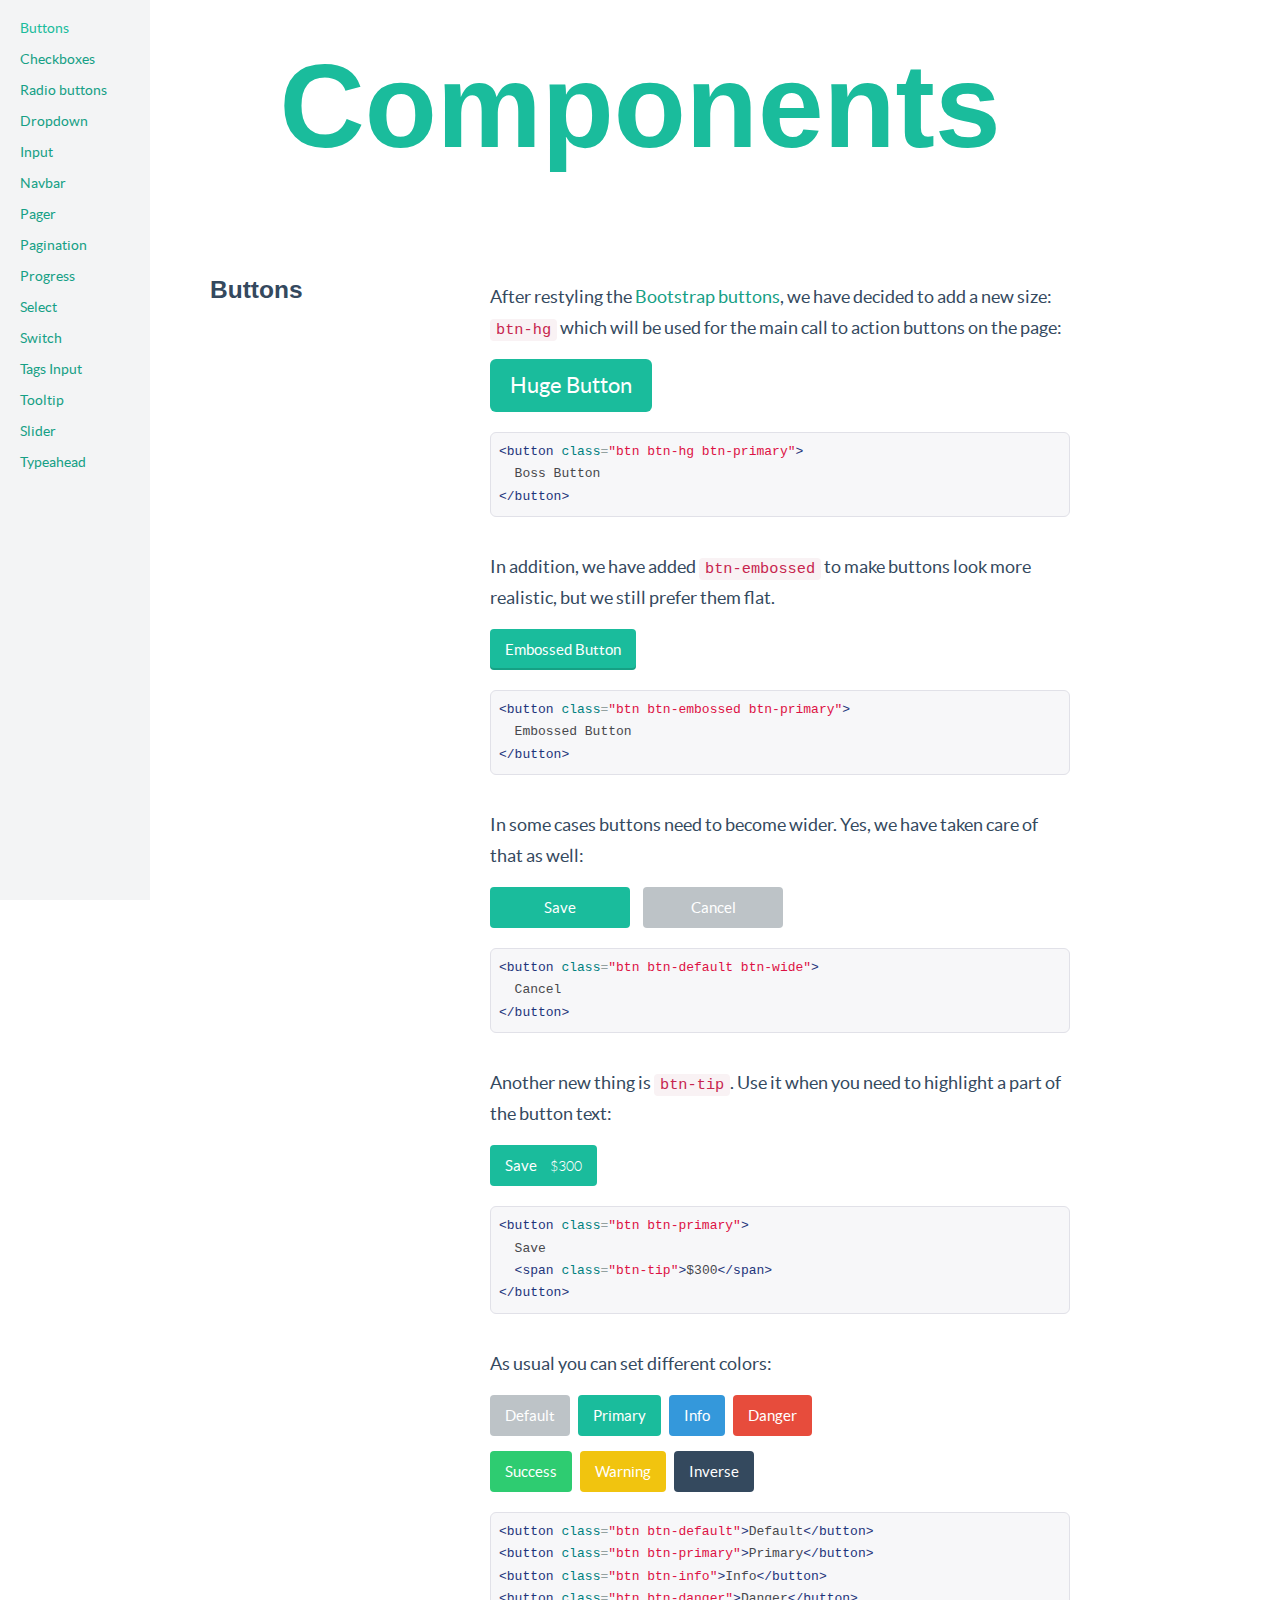
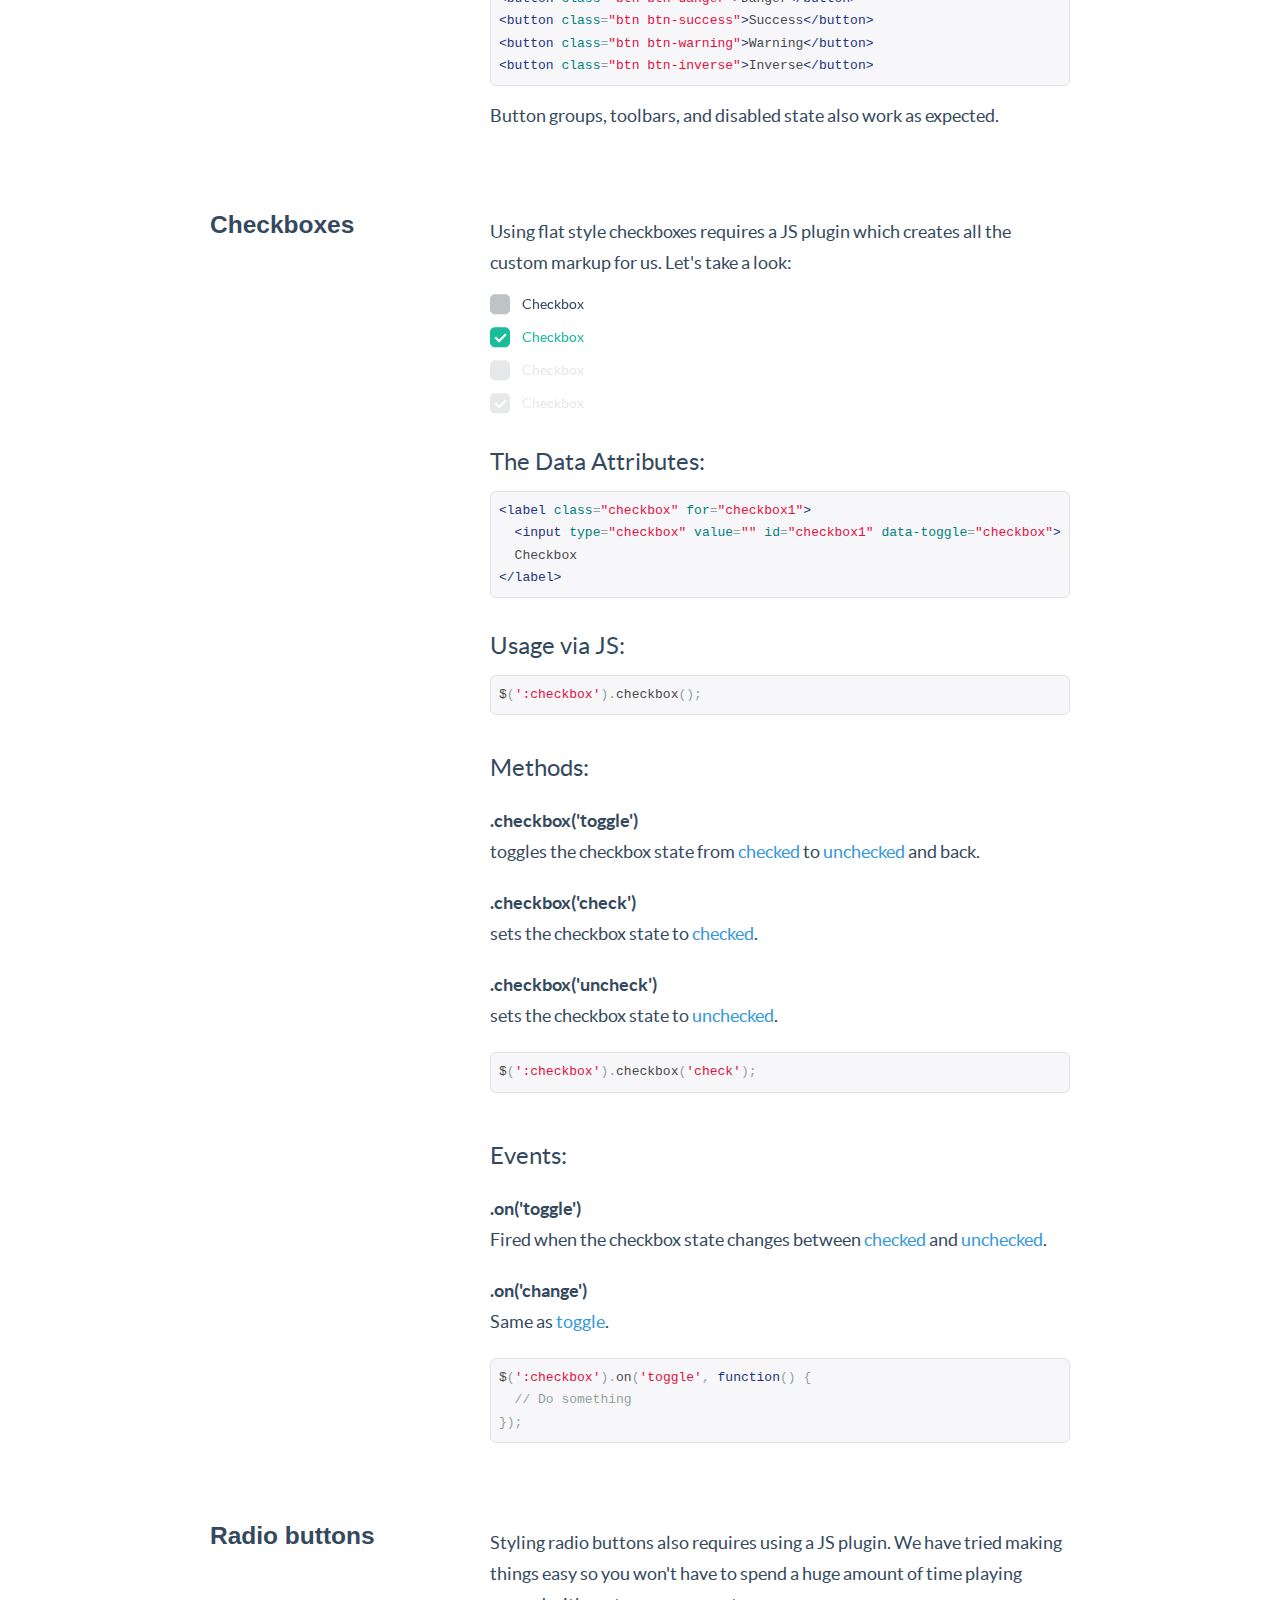
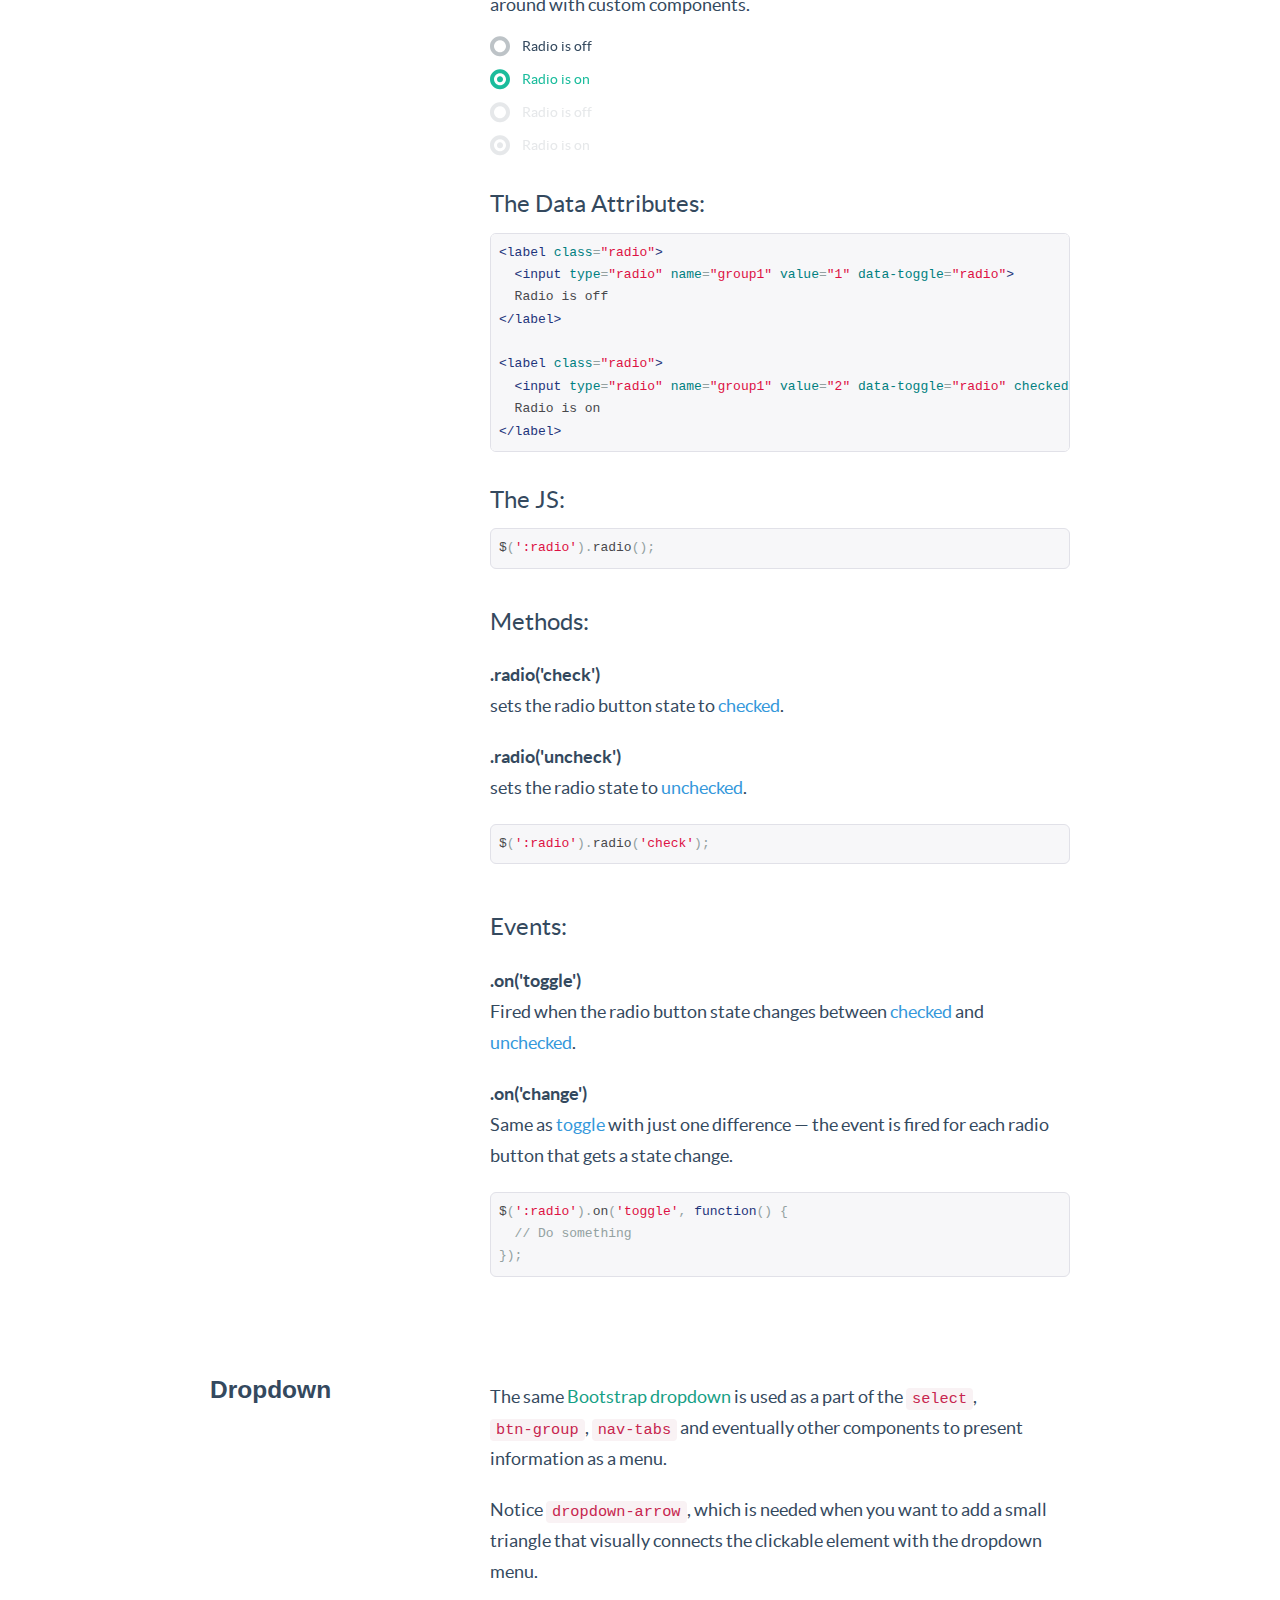
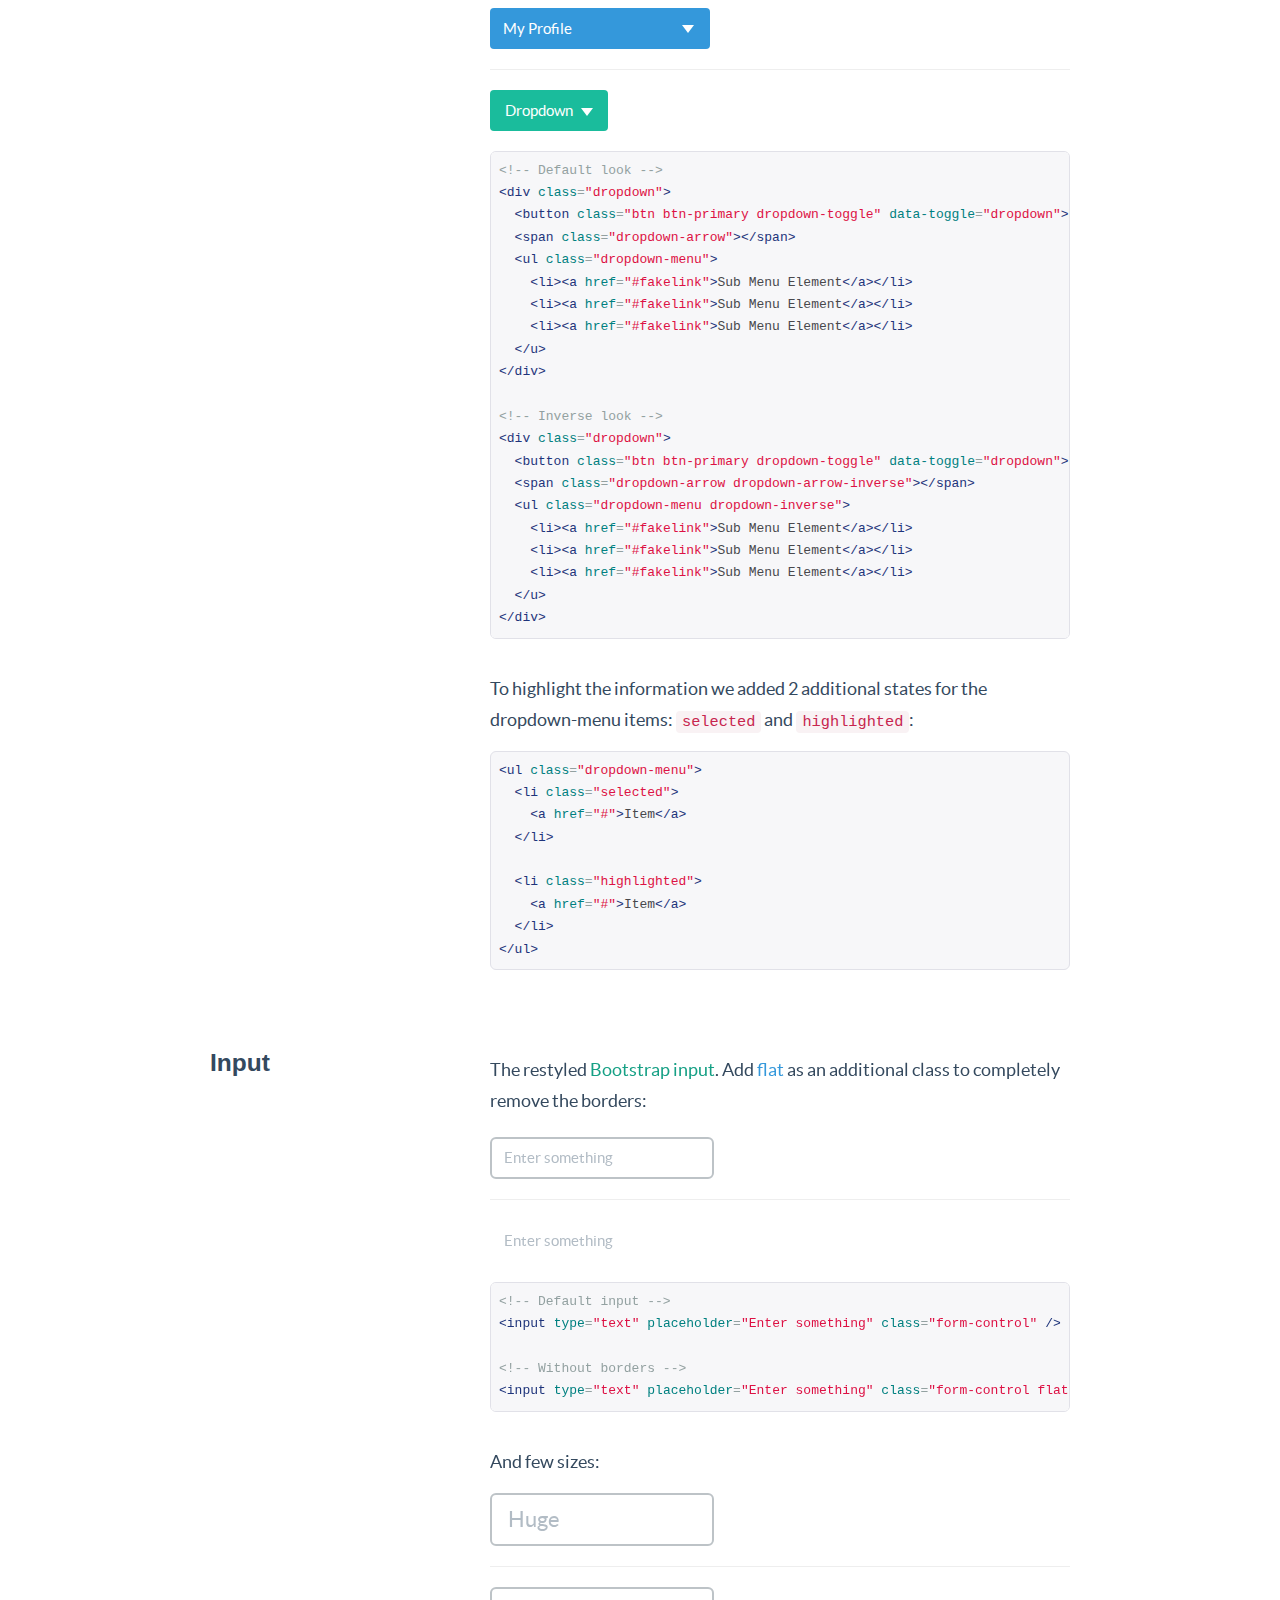
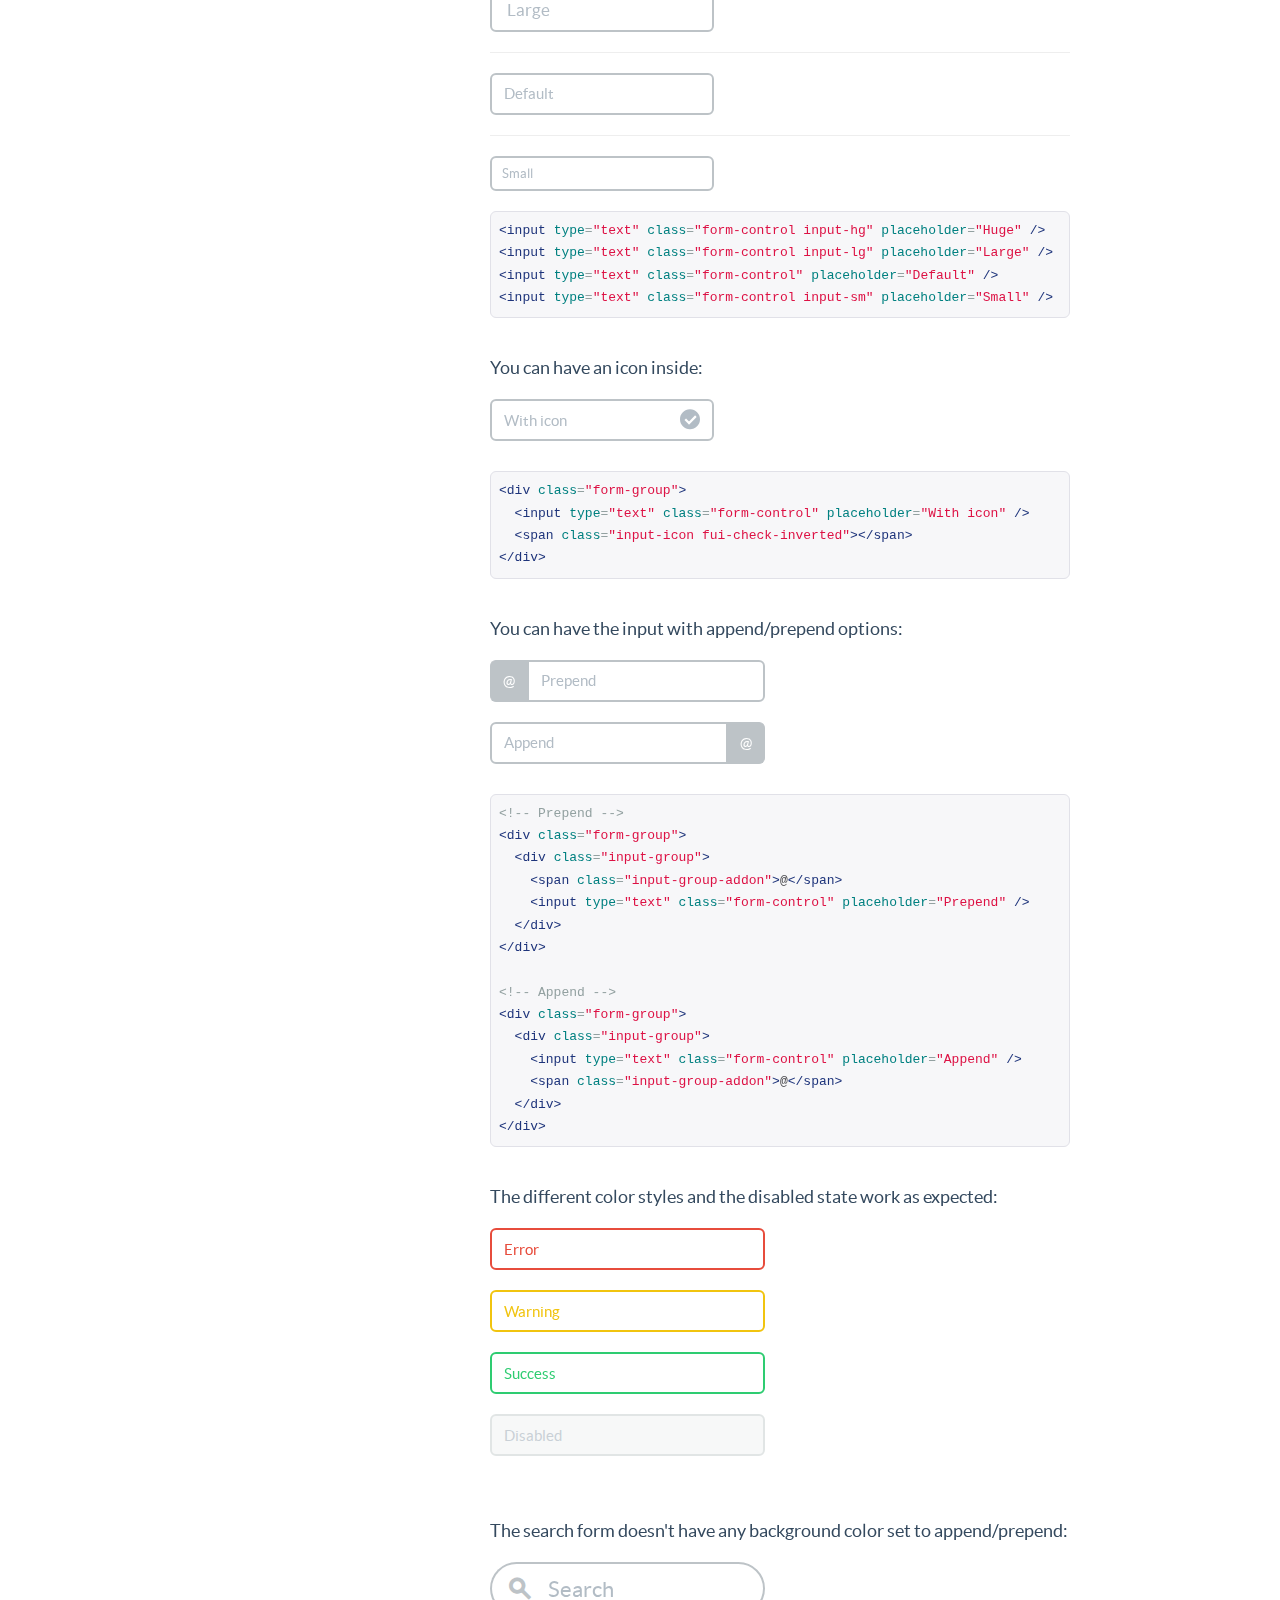
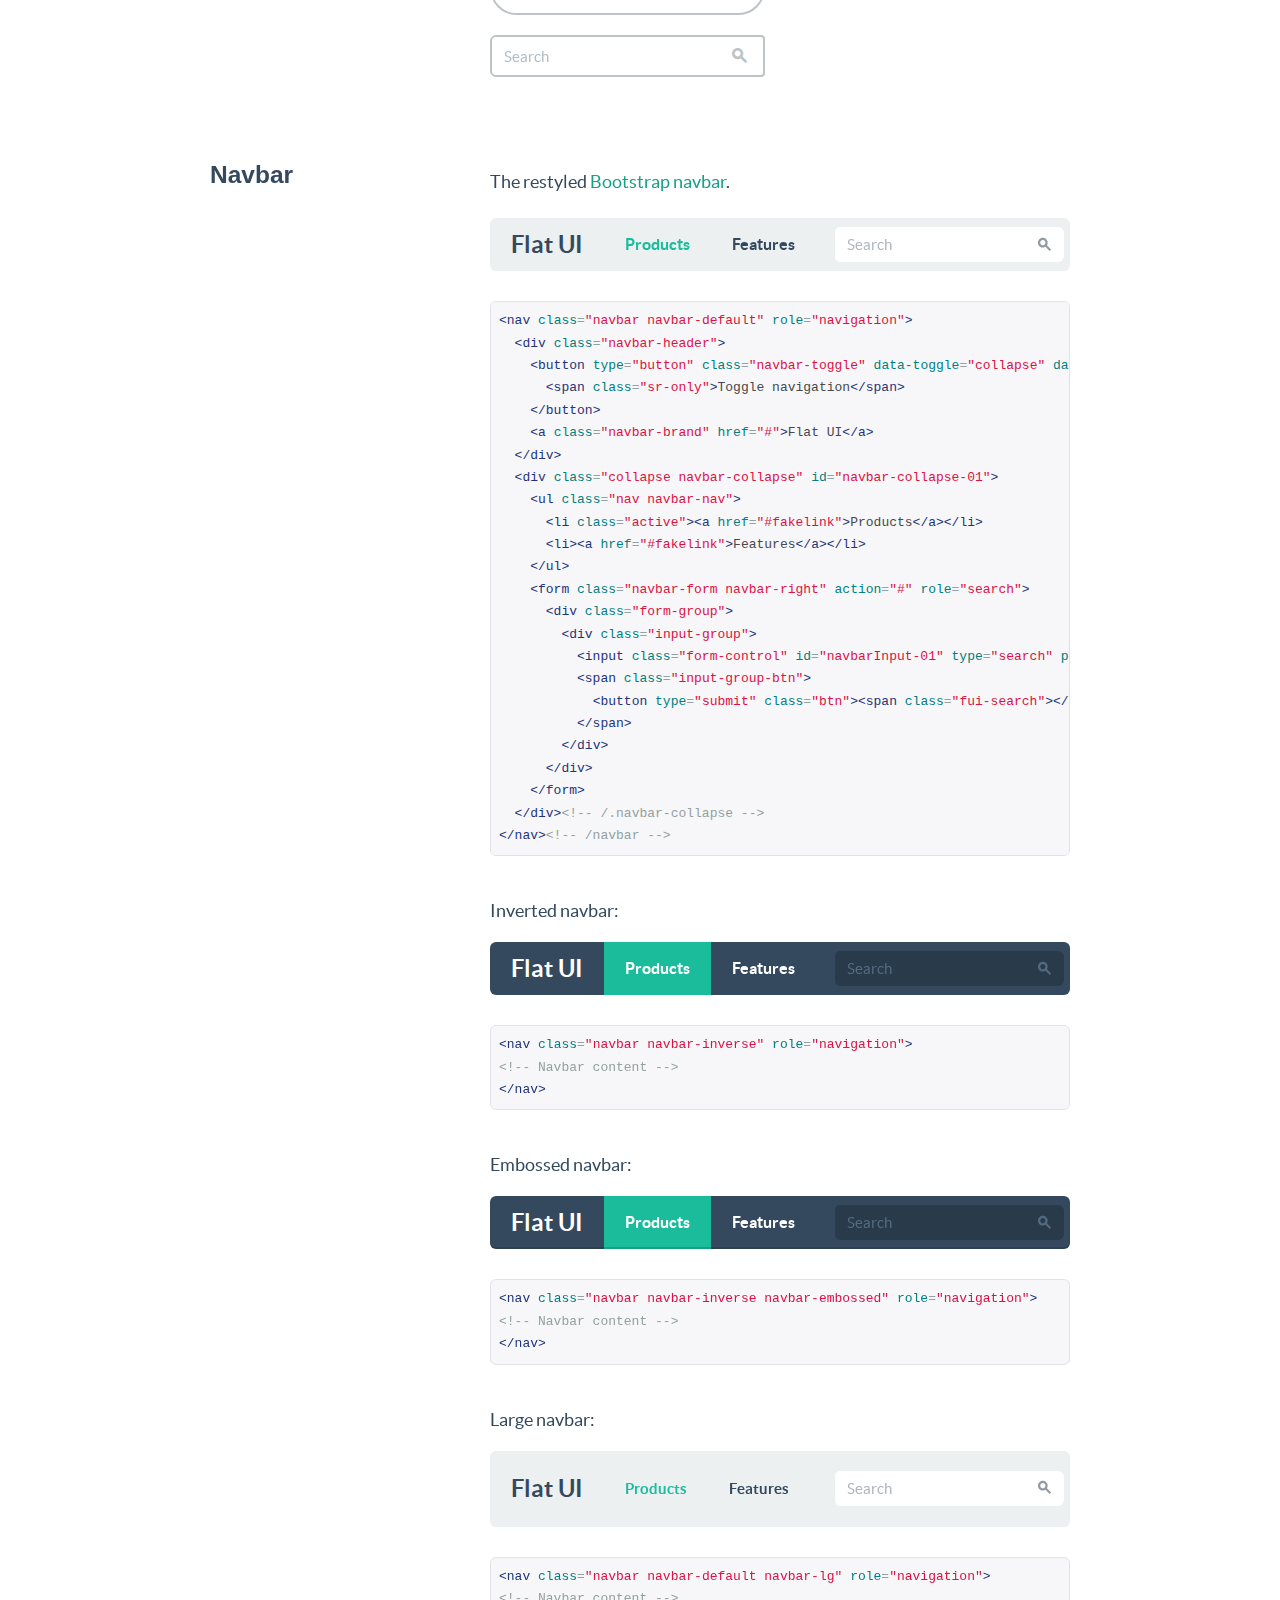
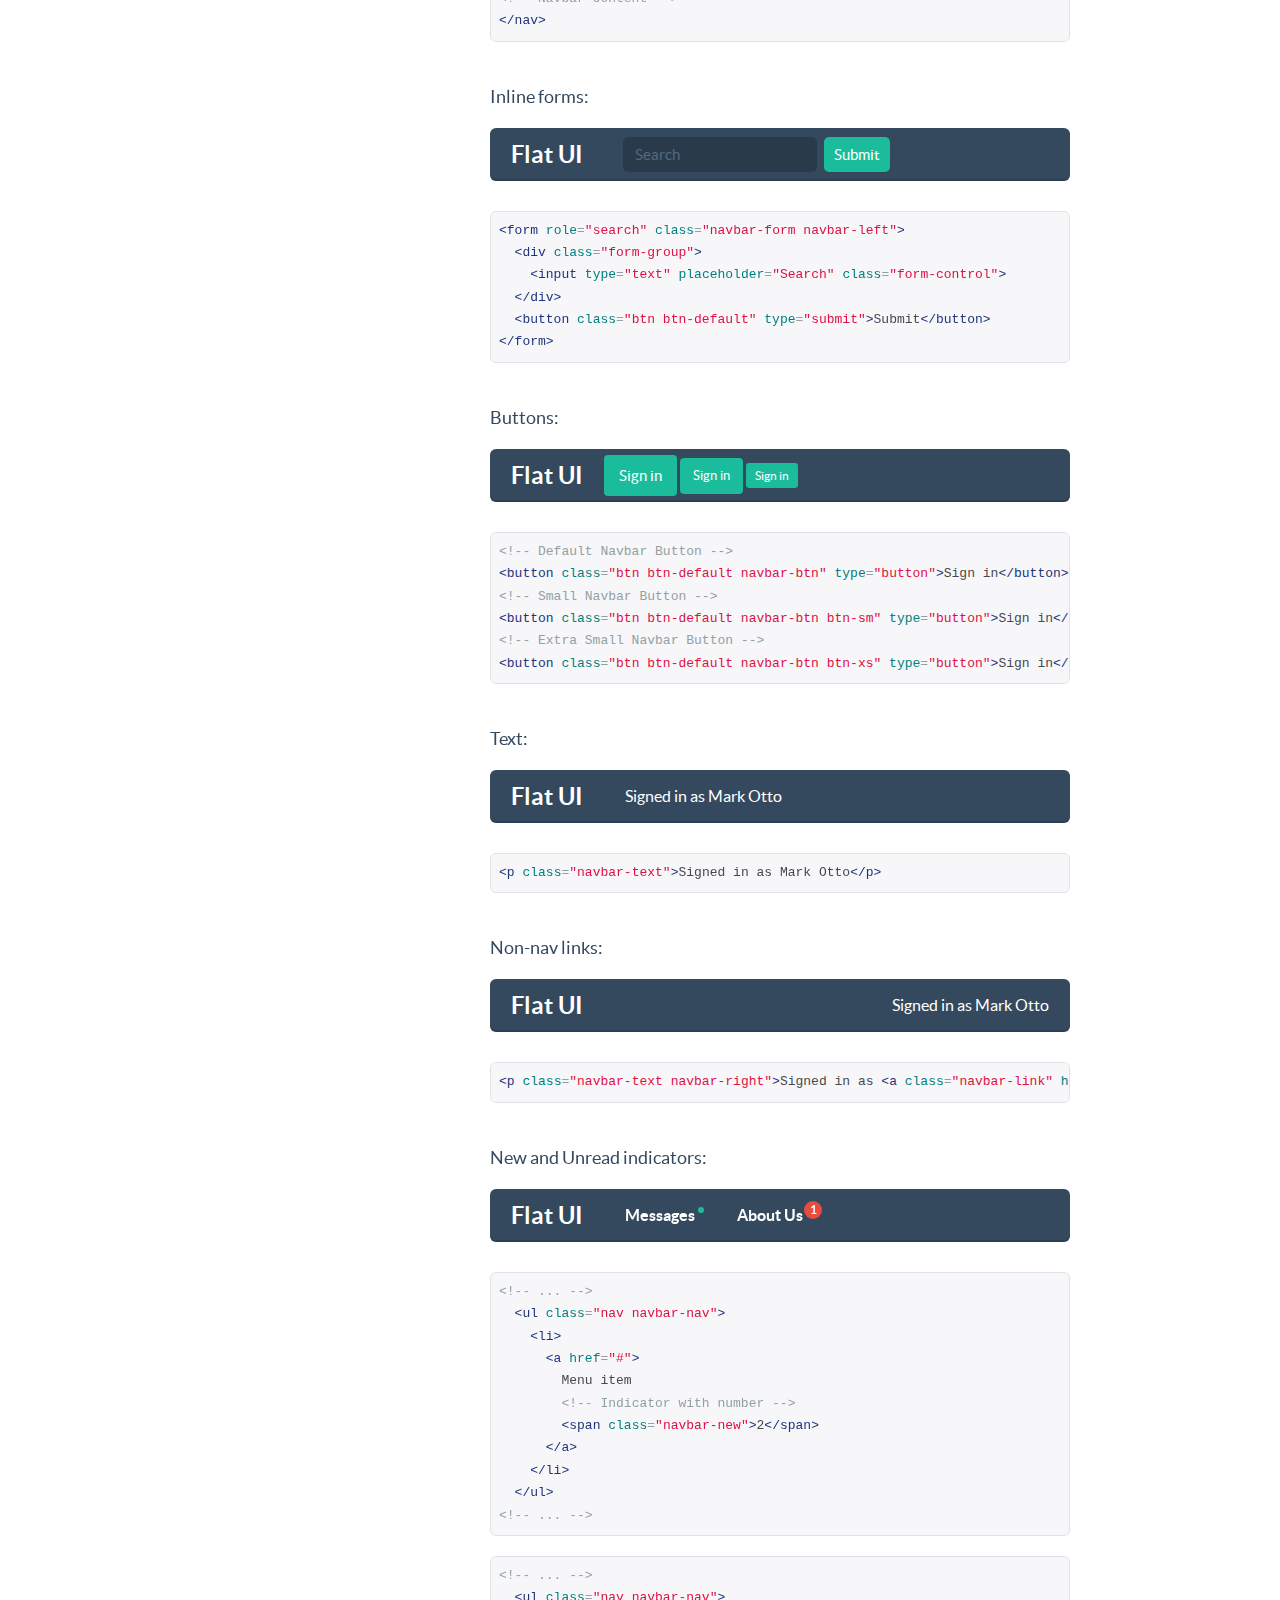
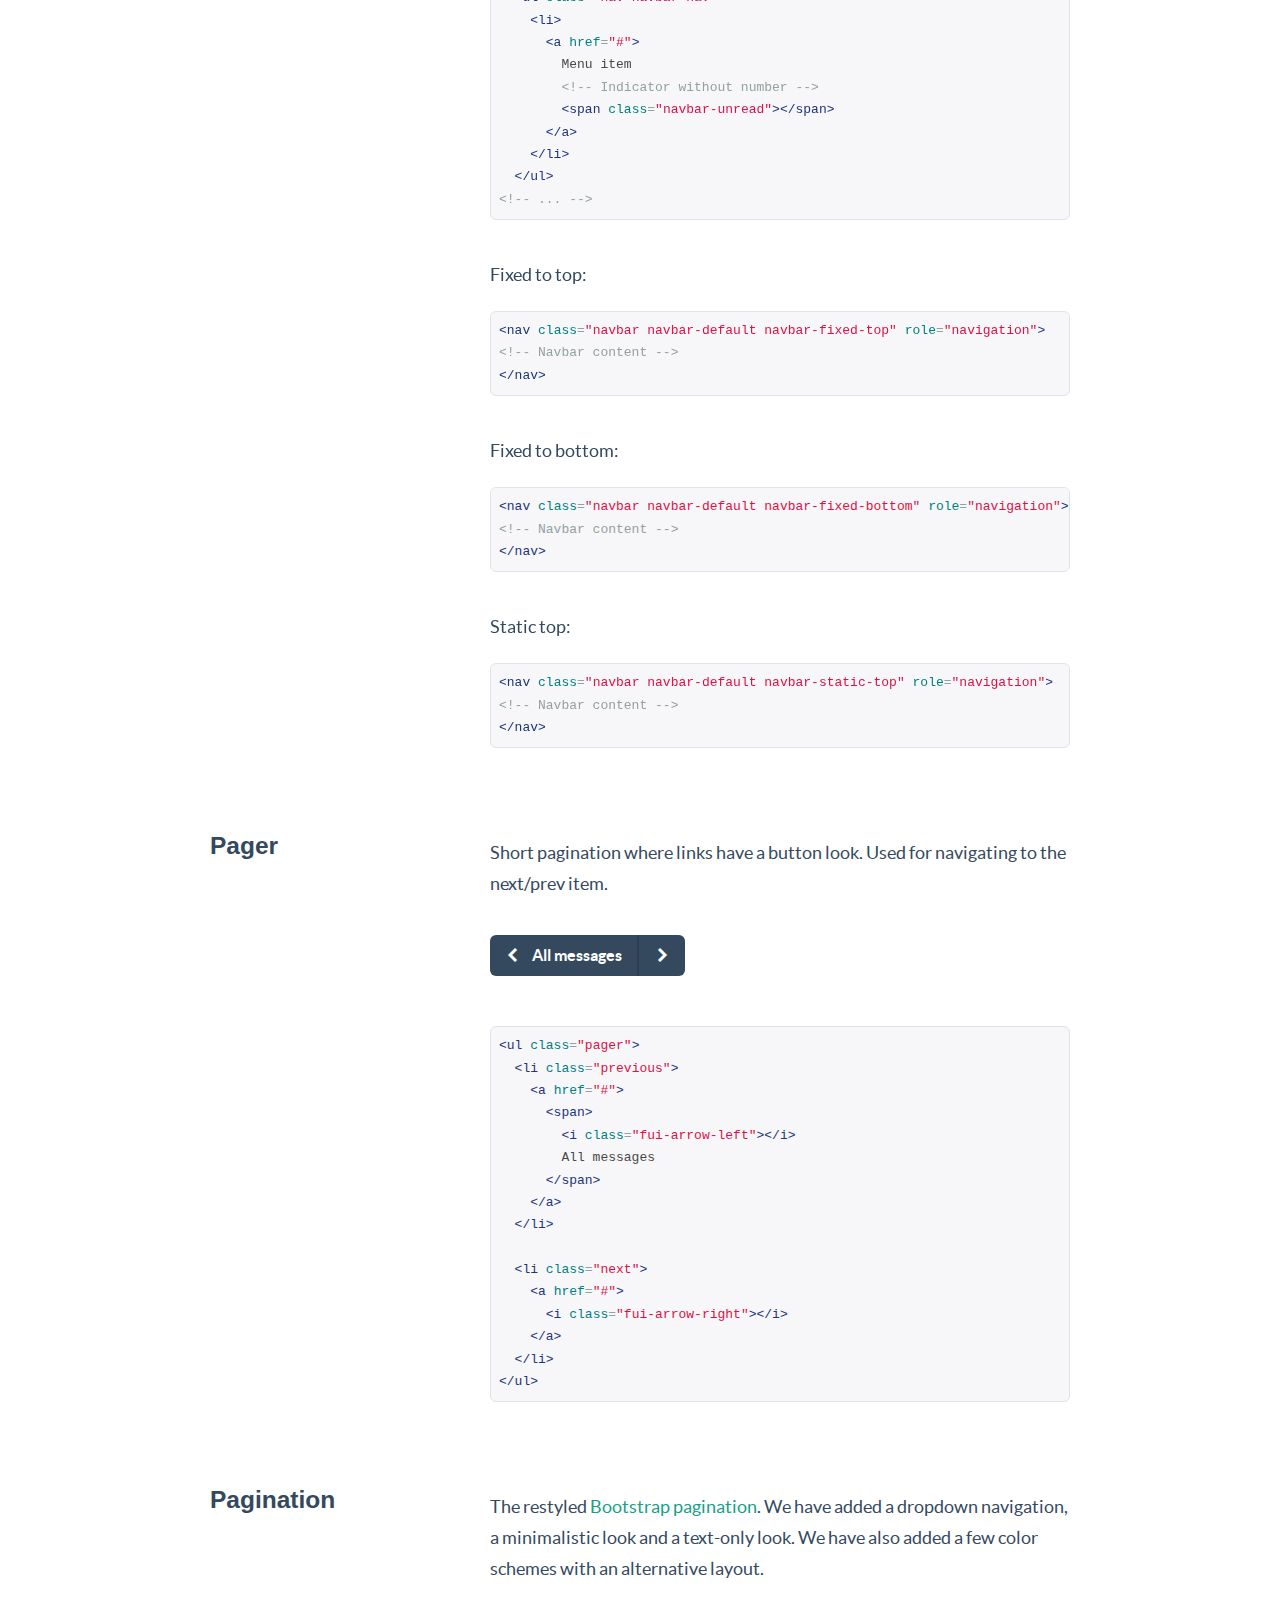
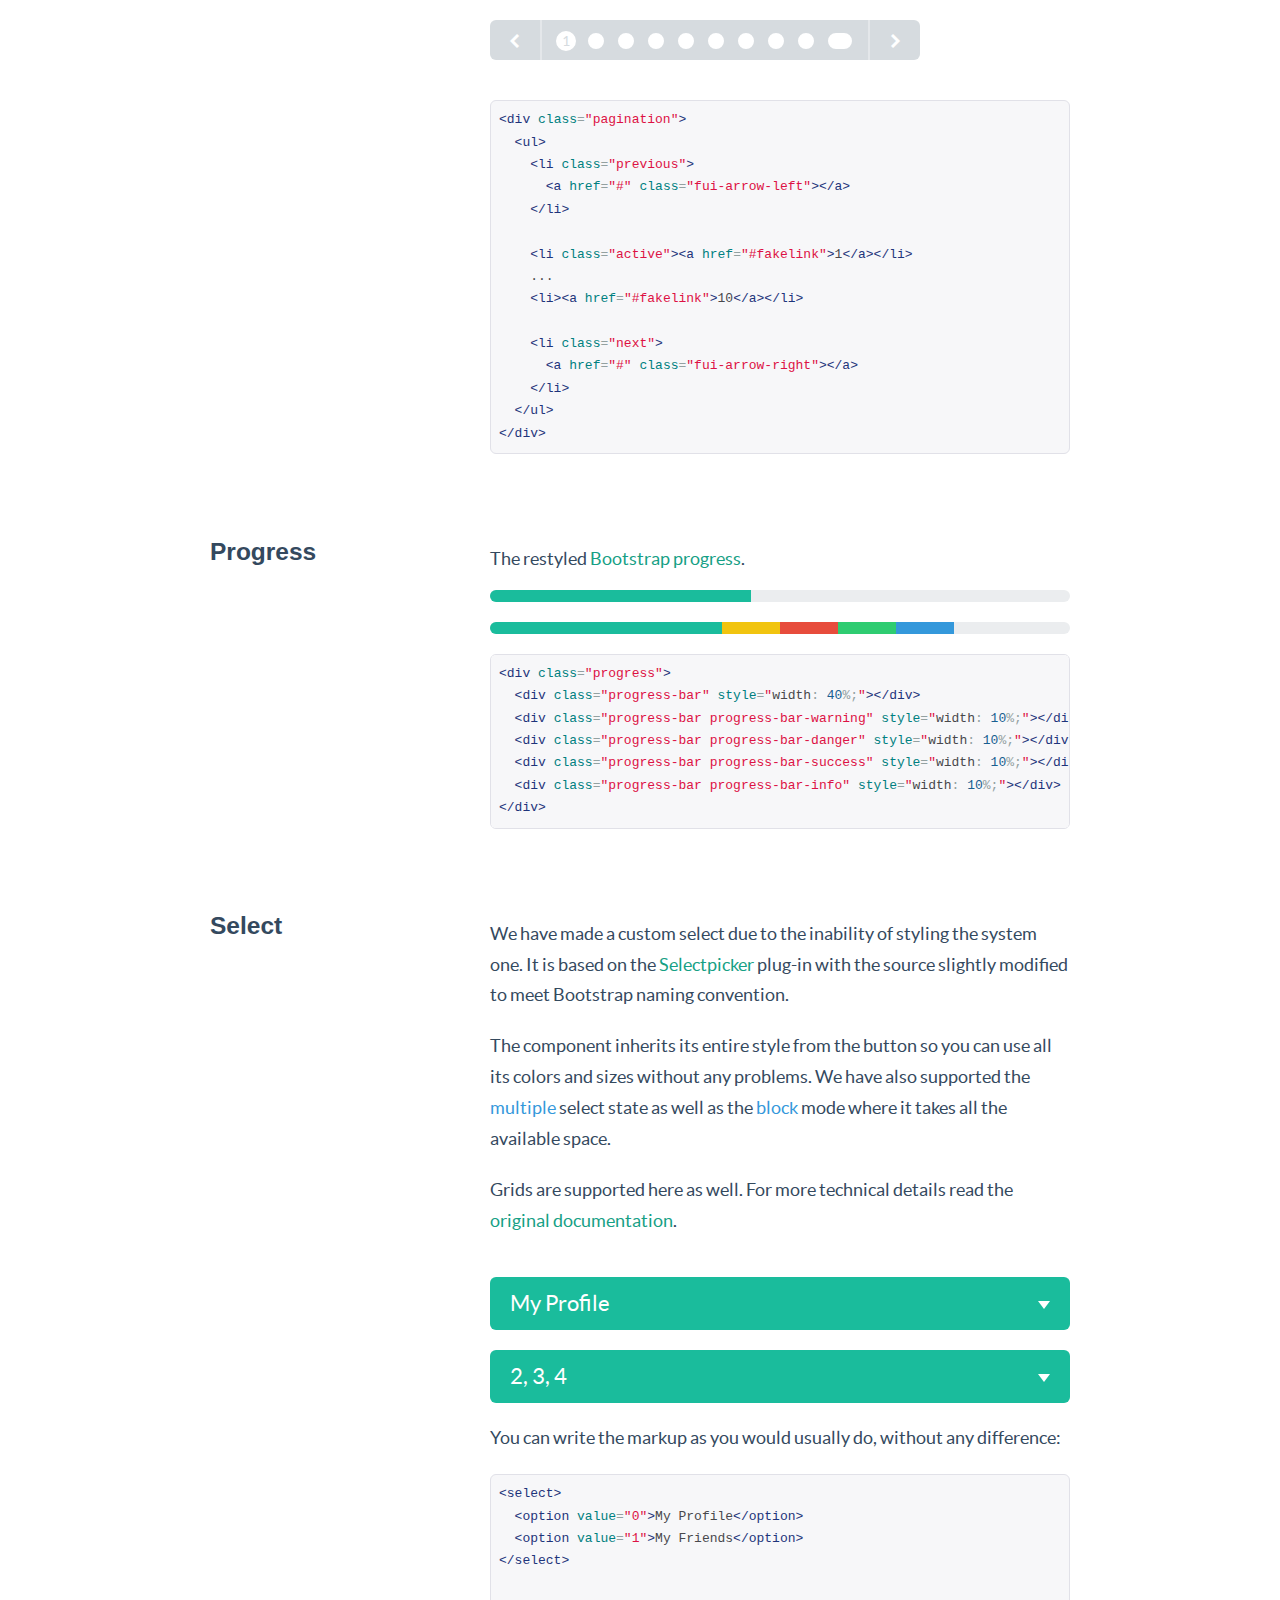
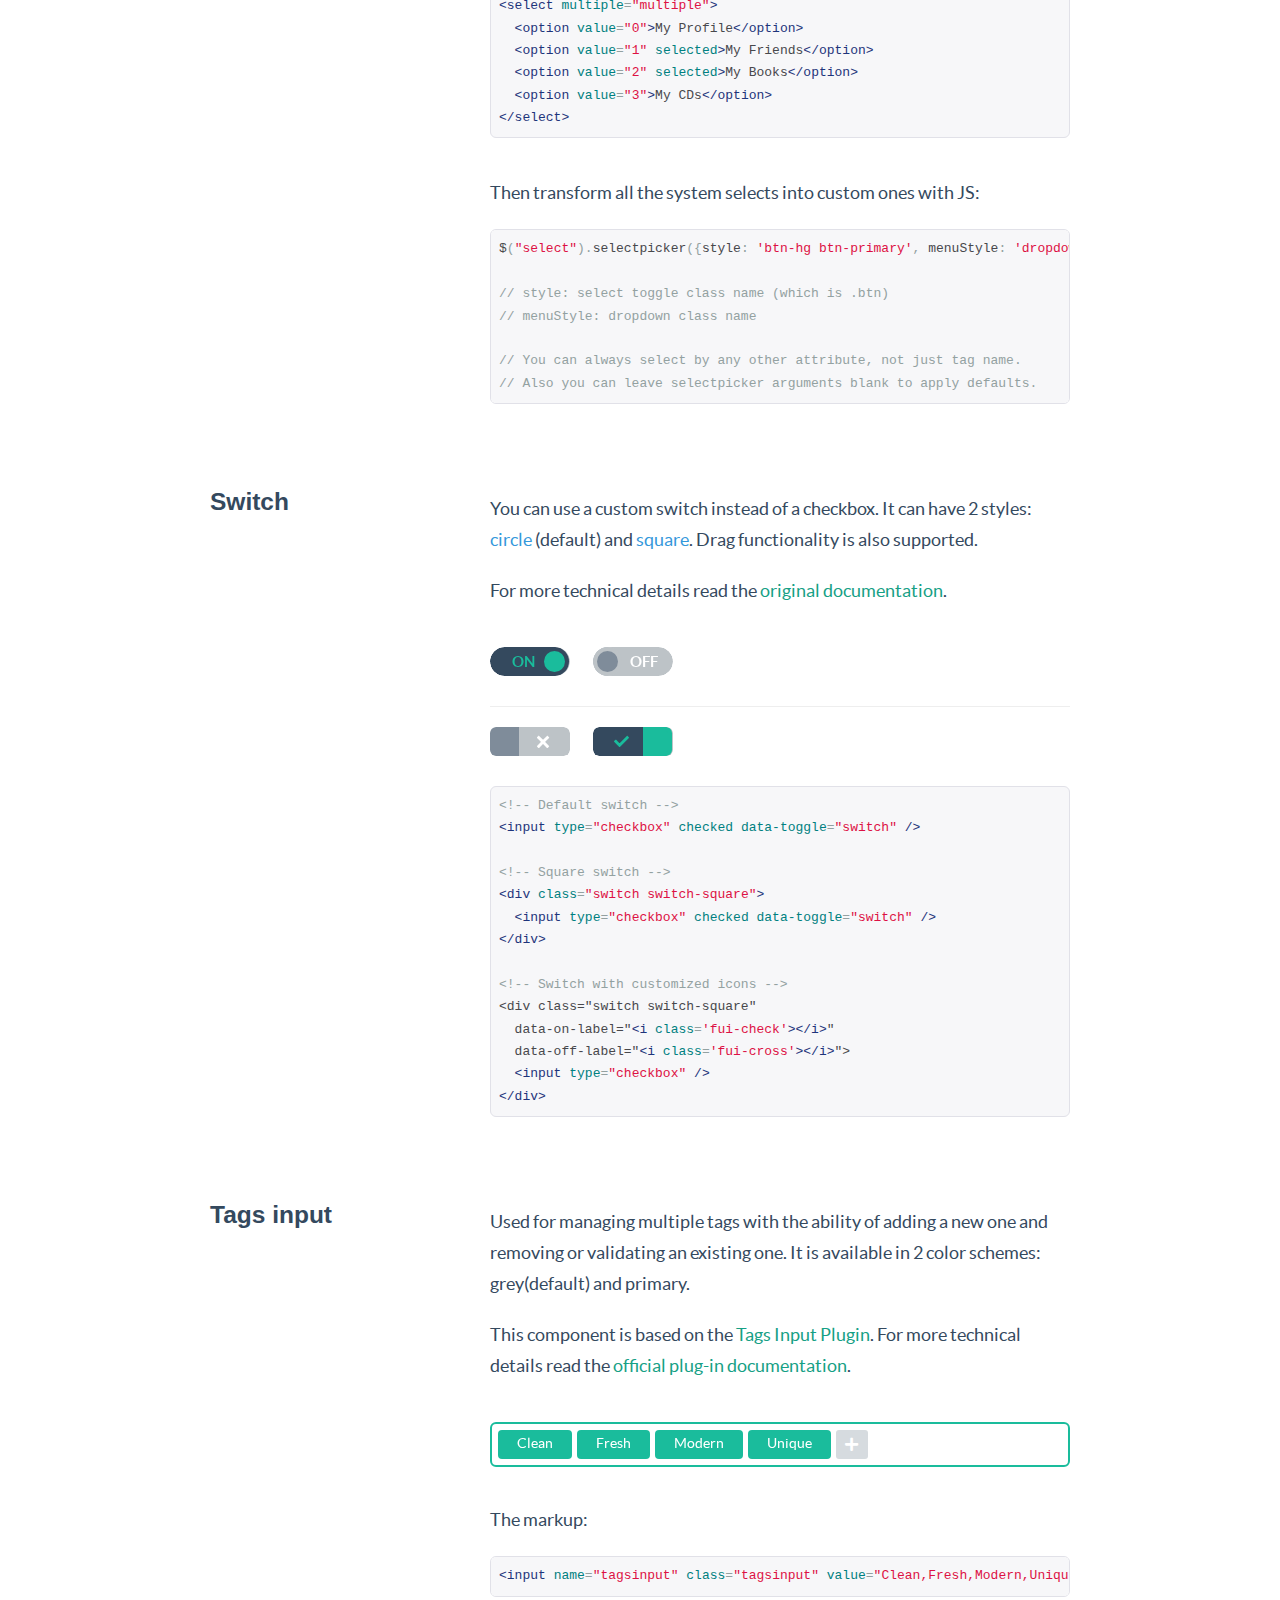
<file: static/landing/startup/flat-ui/components.html>
<!DOCTYPE html>
<html lang="en">
  <head>
    <meta charset="utf-8">
    <title>Components &middot; Flat UI Free</title>
    <meta name="viewport" content="width=device-width, initial-scale=1.0">

    <!-- Loading Bootstrap -->
    <link href="bootstrap/css/bootstrap.css" rel="stylesheet">
    <link href="bootstrap/css/prettify.css" rel="stylesheet">

    <!-- Loading Flat UI -->
    <link href="css/flat-ui.css" rel="stylesheet">
    <link href="css/docs.css" rel="stylesheet">

    <link rel="shortcut icon" href="images/favicon.ico">

    <!-- HTML5 shim, for IE6-8 support of HTML5 elements. All other JS at the end of file. -->
    <!--[if lt IE 9]>
      <script src="js/html5shiv.js"></script>
      <script src="js/respond.min.js"></script>
    <![endif]-->
  </head>
  <body>
    <ul class="demo-sidebar hide-on-tablets">
      <li><a href="#fui-button">Buttons</a></li>
      <li><a href="#fui-checkbox">Checkboxes</a></li>
      <li><a href="#fui-radio">Radio buttons</a></li>
      <li><a href="#fui-dropdown">Dropdown</a></li>
      <li><a href="#fui-input">Input</a></li>
      <li><a href="#fui-navbar">Navbar</a></li>
      <li><a href="#fui-pager">Pager</a></li>
      <li><a href="#fui-pagination">Pagination</a></li>
      <li><a href="#fui-progress">Progress</a></li>
      <li><a href="#fui-select">Select</a></li>
      <li><a href="#fui-switch">Switch</a></li>
      <li><a href="#fui-tagsinput">Tags Input</a></li>
      <li><a href="#fui-tooltip">Tooltip</a></li>
      <li><a href="#fui-slider">Slider</a></li>
      <li><a href="#fui-typeahead">Typeahead</a></li>
    </ul> <!-- /nav -->

		<h1 class="demo-headline">Components</h1>		
    <div class="container">    	
    	<div id="fui-button" class="pbl"></div>
    	
      <div class="demo-row">
        <div class="demo-title">
          <h3>Buttons</h3>
        </div>

        <div class="demo-content">
          <p>
            After restyling the <a href="http://getbootstrap.com/css/#buttons">Bootstrap buttons</a>, we have decided to add a new size: <code>btn-hg</code> which will be used for the main call to action buttons on the page:
          </p>
          <p class="mbl">
            <button class="btn btn-hg btn-primary">Huge Button</button>
          </p>
<pre class="prettyprint">
&lt;button class="btn btn-hg btn-primary"&gt;
  Boss Button
&lt;/button&gt;
</pre>

          <p class="ptl">
            In addition, we have added <code>btn-embossed</code> to make buttons look more realistic, but we still prefer them flat.
          </p>
          <p class="mbl">
            <button class="btn btn-embossed btn-primary">Embossed Button</button>
          </p>
<pre class="prettyprint">
&lt;button class="btn btn-embossed btn-primary"&gt;
  Embossed Button
&lt;/button&gt;
</pre>

          <p class="ptl">
            In some cases buttons need to become wider. Yes, we have taken care of that as well:
          </p>
          <p class="mbl">
            <button class="btn btn-wide btn-primary mrm">Save</button>
            <button class="btn btn-wide btn-default">Cancel</button>
          </p>
<pre class="prettyprint">
&lt;button class="btn btn-default btn-wide"&gt;
  Cancel
&lt;/button&gt;
</pre>

          <p class="ptl">
            Another new thing is <code>btn-tip</code>. Use it when you need to highlight a part of the button text:
          </p>
          <p class="mbl">
            <button class="btn btn-primary">
              Save
              <span class="btn-tip">$300</span>
            </button>
          </p>
<pre class="prettyprint">
&lt;button class="btn btn-primary"&gt;
  Save
  &lt;span class="btn-tip"&gt;$300&lt;/span&gt;
&lt;/button&gt;
</pre>

          <p class="ptl">
            As usual you can set different colors:
          </p>
          <p>
	          <button class="btn btn-default mrs">Default</button>
            <button class="btn btn-primary mrs">Primary</button>
            <button class="btn btn-info mrs">Info</button>
            <button class="btn btn-danger mrs">Danger</button>
          </p>
          <p class="mbl">            
            <button class="btn btn-success mrs">Success</button>
            <button class="btn btn-warning mrs">Warning</button>
            <button class="btn btn-inverse mrs">Inverse</button>
          </p>
<pre class="prettyprint">
&lt;button class="btn btn-default"&gt;Default&lt;/button&gt;
&lt;button class="btn btn-primary"&gt;Primary&lt;/button&gt;
&lt;button class="btn btn-info"&gt;Info&lt;/button&gt;
&lt;button class="btn btn-danger"&gt;Danger&lt;/button&gt;
&lt;button class="btn btn-success"&gt;Success&lt;/button&gt;
&lt;button class="btn btn-warning"&gt;Warning&lt;/button&gt;
&lt;button class="btn btn-inverse"&gt;Inverse&lt;/button&gt;
</pre>

          <p>
            Button groups, toolbars, and disabled state also work as expected.
          </p>
        </div>        
      </div><!-- /.demo-row -->
      
			<div id="fui-checkbox" class="pbl"></div>
			
      <div class="demo-row">      	
        <div class="demo-title">
          <h3>Checkboxes</h3>
        </div>

        <div class="demo-content">
          <p>
            Using flat style checkboxes requires a JS plugin which creates all the custom markup for us. Let's take a look:
          </p>
          <label class="checkbox" for="checkbox1">
            <input type="checkbox" value="" id="checkbox1" data-toggle="checkbox">
            Checkbox
          </label>
          <label class="checkbox" for="checkbox2">
            <input type="checkbox" value="" id="checkbox2" checked="checked" data-toggle="checkbox">
            Checkbox
          </label>
          <label class="checkbox" for="checkbox3">
            <input type="checkbox" value="" id="checkbox3" data-toggle="checkbox" disabled="">
            Checkbox
          </label>
          <label class="checkbox" for="checkbox4">
            <input type="checkbox" value="" id="checkbox4" checked="checked" data-toggle="checkbox" disabled="">
            Checkbox
          </label>

          <h6 class="ptl">The Data Attributes:</h6>
<pre class="prettyprint">
&lt;label class="checkbox" for="checkbox1"&gt;
  &lt;input type="checkbox" value="" id="checkbox1" data-toggle="checkbox"&gt;
  Checkbox
&lt;/label&gt;
</pre>

          <h6 class="ptl">Usage via JS:</h6>
<pre class="prettyprint">
$(':checkbox').checkbox();
</pre>

          <div class="pvm">
            <h6>Methods:</h6>
          </div>
          <p class="mbl">
            <strong>.checkbox('toggle')</strong>
            <br/>
            toggles the checkbox state from <span class="text-info">checked</span>
            to <span class="text-info">unchecked</span> and back.
          </p>
          <p class="mbl">
            <strong>.checkbox('check')</strong>
            <br/>
            sets the checkbox state to <span class="text-info">checked</span>.
          </p>
          <p class="mbl">
            <strong>.checkbox('uncheck')</strong>
            <br/>
            sets the checkbox state to <span class="text-info">unchecked</span>.
          </p>
<pre class="prettyprint">
$(':checkbox').checkbox('check');
</pre>

          <div class="pbm ptl">
            <h6>Events:</h6>
          </div>
          <p class="mbl">
            <strong>.on('toggle')</strong>
            <br/>
            Fired when the checkbox state changes between
            <span class="text-info">checked</span> and
            <span class="text-info">unchecked</span>.
          </p>
          <p class="mbl">
            <strong>.on('change')</strong>
            <br/>
            Same as <span class="text-info">toggle</span>.
          </p>
<pre class="prettyprint">
$(':checkbox').on('toggle', function() {
  // Do something
});
</pre>          
          
        </div> <!-- /.demo-content -->
      </div> <!-- /.demo-row -->
      
      <div id="fui-radio" class="pbl"></div>

      <div class="demo-row">
        <div class="demo-title">
          <h3>Radio buttons</h3>
        </div>

        <div class="demo-content">
          <p>
            Styling radio buttons also requires using a JS plugin. We have tried making things easy so you won't have to spend a huge amount of time playing around with custom&nbsp;components.
          </p>
          <label class="radio">
            <input type="radio" name="group1" value="1" data-toggle="radio">
            Radio is off
          </label>
          <label class="radio">
            <input type="radio" name="group1" value="2" data-toggle="radio" checked>
            Radio is on
          </label>
          <label class="radio">
            <input type="radio" name="group2" value="1" data-toggle="radio" disabled>
            Radio is off
          </label>
          <label class="radio">
            <input type="radio" name="group2" value="2" data-toggle="radio" disabled checked>
            Radio is on
          </label>

          <h6 class="ptl">The Data Attributes:</h6>
<pre class="prettyprint">
&lt;label class="radio"&gt;
  &lt;input type="radio" name="group1" value="1" data-toggle="radio"&gt;
  Radio is off
&lt;/label&gt;

&lt;label class="radio"&gt;
  &lt;input type="radio" name="group1" value="2" data-toggle="radio" checked&gt;
  Radio is on
&lt;/label&gt;
</pre>

          <h6 class="ptl">The JS:</h6>
<pre class="prettyprint">
$(':radio').radio();
</pre>

          <div class="pvm">
            <h6>Methods:</h6>
          </div>
          <p class="mbl">
            <strong>.radio('check')</strong>
            <br/>
            sets the radio button state to <span class="text-info">checked</span>.
          </p>
          <p class="mbl">
            <strong>.radio('uncheck')</strong>
            <br/>
            sets the radio state to <span class="text-info">unchecked</span>.
          </p>
<pre class="prettyprint">
$(':radio').radio('check');
</pre>

          <div class="pbm ptl">
            <h6>Events:</h6>
          </div>
          <p class="mbl">
            <strong>.on('toggle')</strong>
            <br/>
            Fired when the radio button state changes between
            <span class="text-info">checked</span> and
            <span class="text-info">unchecked</span>.
          </p>
          <p class="mbl">
            <strong>.on('change')</strong>
            <br/>
            Same as <span class="text-info">toggle</span> with just one difference &mdash; the event is fired for each radio button that gets a state change.
          </p>
<pre class="prettyprint">
$(':radio').on('toggle', function() {
  // Do something
});
</pre>
        </div> <!-- /.demo-content -->
      </div> <!-- /.demo-row -->
    </div><!-- /.container -->

		

    <div class="container ptl">    	
    	<div id="fui-dropdown" class="pbl"></div>
    
      <div class="demo-row">
        <div class="demo-title">
          <h3>Dropdown</h3>
        </div>

        <div class="demo-content">
          <p class="mbl">
            The same <a href="http://getbootstrap.com/components/#dropdowns">Bootstrap dropdown</a> is used as a part of the <code>select</code>, <code>btn-group</code>, <code>nav-tabs</code> and eventually other components to present information as a menu.
          </p>

          <p class="mbl">
            Notice <code>dropdown-arrow</code>, which is needed when you want to add a small triangle that visually connects the clickable element with the dropdown menu.
          </p>

          <select name="info" class="mbn">
            <optgroup label="Profile">
              <option value="0">My Profile</option>
              <option value="1">My Friends</option>
            </optgroup>
            <optgroup label="System">
              <option value="2">Messages</option>
              <option value="3">My Settings</option>
              <option value="4" class="highlighted">Logout</option>
            </optgroup>
          </select>

          <hr/>
          
          <div class="row">
          	<div class="col-md-3">
	          	<div class="dropdown">
		          	<button class="btn btn-primary dropdown-toggle" data-toggle="dropdown">Dropdown<span class="caret"></span></button>
							  <span class="dropdown-arrow dropdown-arrow-inverse"></span>
		            <ul class="dropdown-menu dropdown-inverse">
		              <li><a href="#fakelink">Sub Menu Element</a></li>
		              <li><a href="#fakelink">Sub Menu Element</a></li>
		              <li><a href="#fakelink">Sub Menu Element</a></li>
		            </ul>
							</div>
          	</div>
          </div>
          

          <div class="pvl">
<pre class="prettyprint">
&lt;!-- Default look --&gt;
&lt;div class="dropdown"&gt;
  &lt;button class="btn btn-primary dropdown-toggle" data-toggle="dropdown">Dropdown&lt;span class="caret"&gt;&lt;/span&gt;&lt;/button&gt;
  &lt;span class="dropdown-arrow"&gt;&lt;/span&gt;
  &lt;ul class="dropdown-menu"&gt;
    &lt;li&gt;&lt;a href="#fakelink">Sub Menu Element&lt;/a&gt;&lt;/li&gt;
    &lt;li&gt;&lt;a href="#fakelink">Sub Menu Element&lt;/a&gt;&lt;/li&gt;
    &lt;li&gt;&lt;a href="#fakelink">Sub Menu Element&lt;/a&gt;&lt;/li&gt;
  &lt;/u&gt;
&lt;/div&gt;

&lt;!-- Inverse look --&gt;
&lt;div class="dropdown"&gt;
  &lt;button class="btn btn-primary dropdown-toggle" data-toggle="dropdown">Dropdown&lt;span class="caret"&gt;&lt;/span&gt;&lt;/button&gt;
  &lt;span class="dropdown-arrow dropdown-arrow-inverse"&gt;&lt;/span&gt;
  &lt;ul class="dropdown-menu dropdown-inverse"&gt;
    &lt;li&gt;&lt;a href="#fakelink">Sub Menu Element&lt;/a&gt;&lt;/li&gt;
    &lt;li&gt;&lt;a href="#fakelink">Sub Menu Element&lt;/a&gt;&lt;/li&gt;
    &lt;li&gt;&lt;a href="#fakelink">Sub Menu Element&lt;/a&gt;&lt;/li&gt;
  &lt;/u&gt;
&lt;/div&gt;
</pre>
          </div>

          <p>
            To highlight the information we added 2 additional states for the dropdown-menu items: <code>selected</code> and <code>highlighted</code>:
          </p>
<pre class="prettyprint">
&lt;ul class="dropdown-menu"&gt;
  &lt;li class="selected"&gt;
    &lt;a href="#"&gt;Item&lt;/a&gt;
  &lt;/li&gt;

  &lt;li class="highlighted"&gt;
    &lt;a href="#"&gt;Item&lt;/a&gt;
  &lt;/li&gt;
&lt;/ul&gt;
</pre>
        </div> <!-- /.demo-content -->
      </div> <!-- /.demo-row -->

			<div id="fui-input" class="pbl"></div>

      <div class="demo-row">
        <div class="demo-title">
          <h3>Input</h3>
        </div>

        <div class="demo-content">
          <p class="mbl">
            The restyled <a href="http://getbootstrap.com/css/#forms">Bootstrap input</a>. Add <span class="text-info">flat</span> as an additional class to completely remove the borders:
          </p>
					
					<div class="row">
						<div class="col-lg-5">
							<input type="text" value="" placeholder="Enter something" class="form-control" />
						</div>
					</div>
					<hr />
					<div class="row">
						<div class="col-lg-5">
							<input type="text" value="" placeholder="Enter something" class="form-control flat" />
						</div>
					</div>
<pre class="prettyprint mtl">
&lt;!-- Default input --&gt;
&lt;input type="text" placeholder="Enter something" class="form-control" /&gt;

&lt;!-- Without borders --&gt;
&lt;input type="text" placeholder="Enter something" class="form-control flat" /&gt;
</pre>

          <p class="ptl">And few sizes:</p>
          <div class="row">
          	<div class="col-lg-5">
	          	<input type="text" value="" placeholder="Huge" class="form-control input-hg" />
          	</div>
          </div>
          <hr />
          <div class="row">
          	<div class="col-lg-5">
	          	<input type="text" value="" placeholder="Large" class="form-control input-lg" />
          	</div>
          </div>
          <hr />
          <div class="row">
          	<div class="col-lg-5">
	          	<input type="text" value="" placeholder="Default" class="form-control" />
          	</div>
          </div>
          <hr />
          <div class="row">
          	<div class="col-lg-5">
	          	<input type="text" value="" placeholder="Small" class="form-control input-sm" />
          	</div>
          </div>
<pre class="prettyprint mtl">
&lt;input type="text" class="form-control input-hg" placeholder="Huge" /&gt;
&lt;input type="text" class="form-control input-lg" placeholder="Large" /&gt;
&lt;input type="text" class="form-control" placeholder="Default" /&gt;
&lt;input type="text" class="form-control input-sm" placeholder="Small" /&gt;
</pre>

          <p class="ptl">You can have an icon inside:</p>
          <div class="row">
          	<div class="col-lg-5">
	          	<div class="form-group">
	              <input type="text" value="" placeholder="With icon" class="form-control" />
	              <span class="input-icon fui-check-inverted"></span>
	            </div>
          	</div>            
          </div>
<pre class="prettyprint mtm">
&lt;div class="form-group"&gt;
  &lt;input type="text" class="form-control" placeholder="With icon" /&gt;
  &lt;span class="input-icon fui-check-inverted"&gt;&lt;/span&gt;
&lt;/div&gt;
</pre>

        <p class="ptl">You can have the input with append/prepend options:</p>
          <div class="row">
            <div class="col-lg-6">
              <div class="form-group">
                <div class="input-group">
                  <span class="input-group-addon">@</span>
                  <input class="form-control" type="text" placeholder="Prepend" />
                </div>
              </div>              
            </div>
          </div>
          
          <div class="row">
            <div class="col-lg-6">
              <div class="form-group">
                <div class="input-group">                 
                  <input class="form-control" type="text" placeholder="Append" />
                  <span class="input-group-addon">@</span>
                </div>
              </div>              
            </div>
          </div>

<pre class="prettyprint mtm">
&lt;!-- Prepend --&gt;
&lt;div class="form-group"&gt;
  &lt;div class="input-group"&gt;
    &lt;span class="input-group-addon"&gt;@&lt;/span&gt;
    &lt;input type="text" class="form-control" placeholder="Prepend" /&gt;
  &lt;/div&gt;  
&lt;/div&gt;

&lt;!-- Append --&gt;
&lt;div class="form-group"&gt;
  &lt;div class="input-group"&gt;
    &lt;input type="text" class="form-control" placeholder="Append" /&gt;
    &lt;span class="input-group-addon"&gt;@&lt;/span&gt;
  &lt;/div&gt;
&lt;/div&gt;
</pre>

          <p class="ptl">
            The different color styles and the disabled state work as expected:
            <div class="row">
            	<div class="col-lg-6">
	            	<div class="form-group has-error">
		              <input class="form-control" type="text" placeholder="Error" />
		            </div>
            	</div>
            </div>
            <div class="row">
            	<div class="col-lg-6">
	            	<div class="form-group has-warning">
		              <input class="form-control" type="text" placeholder="Warning" />
		            </div>
            	</div>
            </div>
            <div class="row">
            	<div class="col-lg-6">
	            	<div class="form-group has-success">
		              <input class="form-control" type="text" placeholder="Success" />
		            </div>
            	</div>
            </div>
            <div class="row">
            	<div class="col-lg-6">
	            	<div class="form-group">
		              <input class="form-control" type="text" placeholder="Disabled" disabled />
		            </div>
            	</div>
            </div>
          </p>

          <p class="ptl mtl">
            The search form doesn't have any background color set to append/prepend:
          </p>
          <div class="row">
            <div class="col-lg-6">
              <div class="form-group">
                <div class="input-group input-group-hg input-group-rounded">
                  <span class="input-group-btn">
                    <button type="submit" class="btn"><span class="fui-search"></span></button>
                  </span>              
                  <input type="text" class="form-control" placeholder="Search" id="search-query-2">
                </div>
              </div>
            </div>
          </div>          

          <div class="row">
            <div class="col-lg-6">
              <div class="form-group">
                <div class="input-group">                               
                  <input type="text" class="form-control" placeholder="Search" id="search-query-3">
                  <span class="input-group-btn">
                    <button type="submit" class="btn"><span class="fui-search"></span></button>
                  </span>
                </div>
              </div>
            </div>
          </div>
          
        </div> <!-- /.demo-content -->
      </div> <!-- /.demo-row -->

			<div id="fui-navbar" class="pbl"></div>

      <div class="demo-row">
        <div class="demo-title">
          <h3>Navbar</h3>
        </div>
        <div class="demo-content">
          <p class="mbl">
            The restyled <a href="http://getbootstrap.com/components/#navbar">Bootstrap navbar</a>.
          </p>

          <nav class="navbar navbar-default" role="navigation">
            <div class="navbar-header">
              <button type="button" class="navbar-toggle" data-toggle="collapse" data-target="#navbar-collapse-01">
                <span class="sr-only">Toggle navigation</span>
              </button>
              <a class="navbar-brand" href="#">Flat UI</a>
            </div>
            <div class="collapse navbar-collapse" id="navbar-collapse-01">
              <ul class="nav navbar-nav">           
                <li class="active"><a href="#fakelink">Products</a></li>
                <li><a href="#fakelink">Features</a></li>
               </ul>          
              <form class="navbar-form navbar-right" action="#" role="search" style="width: 250px">
                <div class="form-group">
                  <div class="input-group">
                    <input class="form-control" id="navbarInput-01" type="search" placeholder="Search">
                    <span class="input-group-btn">
                      <button type="submit" class="btn"><span class="fui-search"></span></button>
                    </span>            
                  </div>
                </div>               
              </form>
            </div><!-- /.navbar-collapse -->
          </nav><!-- /navbar -->
          
<pre class="prettyprint mvl">
&lt;nav class="navbar navbar-default" role="navigation"&gt;
  &lt;div class="navbar-header"&gt;
    &lt;button type="button" class="navbar-toggle" data-toggle="collapse" data-target="#navbar-collapse-01"&gt;
      &lt;span class="sr-only"&gt;Toggle navigation&lt;/span&gt;
    &lt;/button&gt;
    &lt;a class="navbar-brand" href="#"&gt;Flat UI&lt;/a&gt;
  &lt;/div&gt;
  &lt;div class="collapse navbar-collapse" id="navbar-collapse-01"&gt;
    &lt;ul class="nav navbar-nav"&gt;           
      &lt;li class="active"&gt;&lt;a href="#fakelink"&gt;Products&lt;/a&gt;&lt;/li&gt;
      &lt;li&gt;&lt;a href="#fakelink"&gt;Features&lt;/a&gt;&lt;/li&gt;
    &lt;/ul&gt;           
    &lt;form class="navbar-form navbar-right" action="#" role="search"&gt;
      &lt;div class="form-group"&gt;
        &lt;div class="input-group"&gt;
          &lt;input class="form-control" id="navbarInput-01" type="search" placeholder="Search"&gt;
          &lt;span class="input-group-btn"&gt;
            &lt;button type="submit" class="btn"&gt;&lt;span class="fui-search"&gt;&lt;/span&gt;&lt;/button&gt;
          &lt;/span&gt;            
        &lt;/div&gt;
      &lt;/div&gt;               
    &lt;/form&gt;
  &lt;/div>&lt;!-- /.navbar-collapse --&gt;
&lt;/nav>&lt;!-- /navbar --&gt;
</pre>

        <p class="ptl">Inverted navbar:</p>
        <nav class="navbar navbar-inverse" role="navigation">
          <div class="navbar-header">
            <button type="button" class="navbar-toggle" data-toggle="collapse" data-target="#navbar-collapse-02">
              <span class="sr-only">Toggle navigation</span>
            </button>
            <a class="navbar-brand" href="#">Flat UI</a>
          </div>
          <div class="collapse navbar-collapse" id="navbar-collapse-02">
            <ul class="nav navbar-nav">           
              <li class="active"><a href="#fakelink">Products</a></li>
              <li><a href="#fakelink">Features</a></li>
             </ul>          
            <form class="navbar-form navbar-right" action="#" role="search" style="width: 250px">
              <div class="form-group">
                <div class="input-group">
                  <input class="form-control" id="navbarInput-01" type="search" placeholder="Search">
                  <span class="input-group-btn">
                    <button type="submit" class="btn"><span class="fui-search"></span></button>
                  </span>            
                </div>
              </div>               
            </form>
          </div><!-- /.navbar-collapse -->
        </nav><!-- /navbar -->

<pre class="prettyprint mvl">
&lt;nav class="navbar navbar-inverse" role="navigation"&gt;
&lt;!-- Navbar content --&gt;
&lt;/nav&gt;
</pre>


        <p class="ptl">Embossed navbar:</p>
        <nav class="navbar navbar-inverse navbar-embossed" role="navigation">
          <div class="navbar-header">
            <button type="button" class="navbar-toggle" data-toggle="collapse" data-target="#navbar-collapse-02">
              <span class="sr-only">Toggle navigation</span>
            </button>
            <a class="navbar-brand" href="#">Flat UI</a>
          </div>
          <div class="collapse navbar-collapse" id="navbar-collapse-02">
            <ul class="nav navbar-nav">           
              <li class="active"><a href="#fakelink">Products</a></li>
              <li><a href="#fakelink">Features</a></li>
             </ul>          
            <form class="navbar-form navbar-right" action="#" role="search" style="width: 250px">
              <div class="form-group">
                <div class="input-group">
                  <input class="form-control" id="navbarInput-01" type="search" placeholder="Search">
                  <span class="input-group-btn">
                    <button type="submit" class="btn"><span class="fui-search"></span></button>
                  </span>            
                </div>
              </div>               
            </form>
          </div><!-- /.navbar-collapse -->
        </nav><!-- /navbar -->

<pre class="prettyprint mvl">
&lt;nav class="navbar navbar-inverse navbar-embossed" role="navigation"&gt;
&lt;!-- Navbar content --&gt;
&lt;/nav&gt;
</pre>

        <p class="ptl">Large navbar:</p>
        <nav class="navbar navbar-default navbar-lg" role="navigation">
          <div class="navbar-header">
            <button type="button" class="navbar-toggle" data-toggle="collapse" data-target="#navbar-collapse-03">
              <span class="sr-only">Toggle navigation</span>
            </button>
            <a class="navbar-brand" href="#">Flat UI</a>
          </div>
          <div class="collapse navbar-collapse" id="navbar-collapse-03">
            <ul class="nav navbar-nav">           
              <li class="active"><a href="#fakelink">Products</a></li>
              <li><a href="#fakelink">Features</a></li>
             </ul>          
            <form class="navbar-form navbar-right" action="#" role="search" style="width: 250px">
              <div class="form-group">
                <div class="input-group">
                  <input class="form-control" id="navbarInput-01" type="search" placeholder="Search">
                  <span class="input-group-btn">
                    <button type="submit" class="btn"><span class="fui-search"></span></button>
                  </span>            
                </div>
              </div>               
            </form>
          </div><!-- /.navbar-collapse -->
        </nav><!-- /navbar -->
        
<pre class="prettyprint mvl">
&lt;nav class="navbar navbar-default navbar-lg" role="navigation"&gt;
&lt;!-- Navbar content --&gt;
&lt;/nav&gt;
</pre>      

        <p class="ptl">Inline forms:</p>
        <nav role="navigation" class="navbar navbar-inverse navbar-embossed">
          <div class="navbar-header">
            <button data-target="#navbar-collapse-04" data-toggle="collapse" class="navbar-toggle" type="button">
              <span class="sr-only">Toggle navigation</span>
            </button>
            <a href="#" class="navbar-brand">Flat UI</a>
          </div>
          <div id="navbar-collapse-04" class="collapse navbar-collapse">
            <form role="search" class="navbar-form navbar-left">
              <div class="form-group">
                <input type="text" placeholder="Search" class="form-control">
              </div>
              <button class="btn btn-default" type="submit">Submit</button>
            </form>
          </div>
        </nav>  

<pre class="prettyprint mvl">
&lt;form role="search" class="navbar-form navbar-left"&gt;
  &lt;div class="form-group"&gt;
    &lt;input type="text" placeholder="Search" class="form-control"&gt;
  &lt;/div&gt;
  &lt;button class="btn btn-default" type="submit"&gt;Submit&lt;/button&gt;
&lt;/form&gt;
</pre>

        <p class="ptl">Buttons:</p>
        <nav role="navigation" class="navbar navbar-inverse navbar-embossed">
          <div class="navbar-header">
            <button data-target="#navbar-collapse-05" data-toggle="collapse" class="navbar-toggle" type="button">
            </button>
            <a href="#" class="navbar-brand">Flat UI</a>
          </div>
          <div id="navbar-collapse-05" class="collapse navbar-collapse">
            <button class="btn btn-default navbar-btn" type="button">Sign in</button>
            <button class="btn btn-default navbar-btn btn-sm" type="button">Sign in</button>
            <button class="btn btn-default navbar-btn btn-xs" type="button">Sign in</button>
          </div>
        </nav>  
        
<pre class="prettyprint mvl">
&lt;!-- Default Navbar Button --&gt;
&lt;button class="btn btn-default navbar-btn" type="button"&gt;Sign in&lt;/button&gt;
&lt;!-- Small Navbar Button --&gt;
&lt;button class="btn btn-default navbar-btn btn-sm" type="button"&gt;Sign in&lt;/button&gt;
&lt;!-- Extra Small Navbar Button --&gt;
&lt;button class="btn btn-default navbar-btn btn-xs" type="button"&gt;Sign in&lt;/button&gt;
</pre>                      

        <p class="ptl">Text:</p>
        <nav role="navigation" class="navbar navbar-inverse navbar-embossed">
          <div class="navbar-header">
            <button data-target="#navbar-collapse-06" data-toggle="collapse" class="navbar-toggle" type="button">
            </button>
            <a href="#" class="navbar-brand">Flat UI</a>
          </div>
          <div id="navbar-collapse-06" class="collapse navbar-collapse">
            <p class="navbar-text">Signed in as Mark Otto</p>
          </div>
        </nav>  
        
<pre class="prettyprint mvl">
&lt;p class="navbar-text"&gt;Signed in as Mark Otto&lt;/p&gt;
</pre>

        <p class="ptl">Non-nav links:</p>
        <nav role="navigation" class="navbar navbar-inverse navbar-embossed">
          <div class="navbar-header">
            <button data-target="#navbar-collapse-07" data-toggle="collapse" class="navbar-toggle" type="button">
            </button>
            <a href="#" class="navbar-brand">Flat UI</a>
          </div>
          <div id="navbar-collapse-07" class="collapse navbar-collapse">
            <p class="navbar-text navbar-right">Signed in as <a class="navbar-link" href="#">Mark Otto</a></p>
          </div>
        </nav>  
        
<pre class="prettyprint mvl">
&lt;p class="navbar-text navbar-right"&gt;Signed in as &lt;a class="navbar-link" href="#"&gt;Mark Otto&lt;/a&gt;&lt;/p&gt;
</pre>

          <p class="ptl">New and Unread indicators:</p>
          <nav class="navbar navbar-inverse navbar-embossed" role="navigation">
            <div class="navbar-header">
              <button type="button" class="navbar-toggle" data-toggle="collapse" data-target="#navbar-collapse-02">
                <span class="sr-only">Toggle navigation</span>
              </button>
              <a class="navbar-brand" href="#">Flat UI</a>
            </div>
          
            <div class="collapse navbar-collapse" id="#navbar-collapse-02">
              <ul class="nav navbar-nav">           
                <li><a href="#">Messages<span class="navbar-unread">1</span></a></li>
                <li><a href="#">About Us<span class="navbar-new">1</span></a></li>
               </ul>            
            </div><!-- /.navbar-collapse -->
          </nav><!-- /navbar -->
          
<pre class="prettyprint mvl">
&lt;!-- ... --&gt;
  &lt;ul class="nav navbar-nav"&gt;
    &lt;li&gt;
      &lt;a href="#"&gt;
        Menu item
        &lt;!-- Indicator with number --&gt;
        &lt;span class="navbar-new"&gt;2&lt;/span&gt;
      &lt;/a&gt;
    &lt;/li&gt;
  &lt;/ul&gt;
&lt;!-- ... --&gt;
</pre>

<pre class="prettyprint mvl">
&lt;!-- ... --&gt;
  &lt;ul class="nav navbar-nav"&gt;
    &lt;li&gt;
      &lt;a href="#"&gt;
        Menu item
        &lt;!-- Indicator without number --&gt;
        &lt;span class="navbar-unread"&gt;&lt;/span&gt;
      &lt;/a&gt;
    &lt;/li&gt;
  &lt;/ul&gt;
&lt;!-- ... --&gt;
</pre>

          <p class="ptl">Fixed to top:</p>
<pre class="prettyprint mvl">
&lt;nav class="navbar navbar-default navbar-fixed-top" role="navigation"&gt;
&lt;!-- Navbar content --&gt;
&lt;/nav&gt;
</pre>  

          <p class="ptl">Fixed to bottom:</p>
<pre class="prettyprint mvl">
&lt;nav class="navbar navbar-default navbar-fixed-bottom" role="navigation"&gt;
&lt;!-- Navbar content --&gt;
&lt;/nav&gt;
</pre>  

          <p class="ptl">Static top:</p>
<pre class="prettyprint mvl">
&lt;nav class="navbar navbar-default navbar-static-top" role="navigation"&gt;
&lt;!-- Navbar content --&gt;
&lt;/nav&gt;
</pre>

          <div id="fui-pager"></div>
        </div> <!-- /.demo-content -->
      </div> <!-- /.demo-row -->

			<div id="fui-pager" class="pbl"></div>

      <div class="demo-row">
        <div class="demo-title">
          <h3>Pager</h3>
        </div>
        <div class="demo-content">
          <p>
            Short pagination where links have a button look. Used for navigating to the next/prev item.
          </p>
          <ul class="pager">
            <li class="previous">
              <a href="#fakelink">
                <i class="fui-arrow-left"></i>
                <span>All messages</span>
              </a>
            </li>
            <li class="next">
              <a href="#fakelink">
                <i class="fui-arrow-right"></i>
              </a>
            </li>
          </ul>

<pre class="prettyprint mvl">
&lt;ul class="pager"&gt;
  &lt;li class="previous"&gt;
    &lt;a href="#"&gt;
      &lt;span&gt;
        &lt;i class="fui-arrow-left"&gt;&lt;/i&gt;
        All messages
      &lt;/span&gt;
    &lt;/a&gt;
  &lt;/li&gt;

  &lt;li class="next"&gt;
    &lt;a href="#"&gt;
      &lt;i class="fui-arrow-right"&gt;&lt;/i&gt;
    &lt;/a&gt;
  &lt;/li&gt;
&lt;/ul&gt;
</pre>
          <div id="fui-pagination"></div>
        </div> <!-- /.demo-content -->
      </div> <!-- /.demo-row -->

			<div id="fui-pagination" class="pbl"></div>

      <div class="demo-row">
        <div class="demo-title">
          <h3>Pagination</h3>
        </div>
        <div class="demo-content">
          <p>
            The restyled <a href="http://getbootstrap.com/components/#pagination">Bootstrap pagination</a>. We have added a dropdown navigation, a minimalistic look and a text-only look. We have also added a few color schemes with an alternative layout.
          </p>
          <div class="pagination">
            <ul>
              <li class="previous"><a href="#fakelink" class="fui-arrow-left"></a></li>
              <li class="active"><a href="#fakelink">1</a></li>
              <li><a href="#fakelink">2</a></li>
              <li><a href="#fakelink">3</a></li>
              <li><a href="#fakelink">4</a></li>
              <li><a href="#fakelink">5</a></li>
              <li><a href="#fakelink">6</a></li>
              <li><a href="#fakelink">7</a></li>
              <li><a href="#fakelink">8</a></li>
              <li><a href="#fakelink">9</a></li>
              <li><a href="#fakelink">10</a></li>
              <li class="next"><a href="#fakelink" class="fui-arrow-right"></a></li>
            </ul>
          </div>

<pre class="prettyprint mvl">
&lt;div class="pagination"&gt;
  &lt;ul&gt;
    &lt;li class="previous"&gt;
      &lt;a href="#" class="fui-arrow-left"&gt;&lt;/a&gt;
    &lt;/li&gt;

    &lt;li class="active"&gt;&lt;a href="#fakelink"&gt;1&lt;/a&gt;&lt;/li&gt;
    ...
    &lt;li&gt;&lt;a href="#fakelink"&gt;10&lt;/a&gt;&lt;/li&gt;

    &lt;li class="next"&gt;
      &lt;a href="#" class="fui-arrow-right"&gt;&lt;/a&gt;
    &lt;/li&gt;
  &lt;/ul&gt;
&lt;/div&gt;
</pre>

        </div> <!-- /.demo-content -->
      </div> <!-- /.demo-row -->

			<div id="fui-progress" class="pbl"></div>

      <div class="demo-row">
        <div class="demo-title">
          <h3>Progress</h3>
        </div>
        <div class="demo-content">
          <p>
            The restyled <a href="http://getbootstrap.com/components/#progress">Bootstrap progress</a>.
          </p>
          <div class="progress">
            <div class="progress-bar" style="width: 45%;"></div>
          </div>
          <div class="progress">
            <div class="progress-bar" style="width: 40%;"></div>
            <div class="progress-bar progress-bar-warning" style="width: 10%;"></div>
            <div class="progress-bar progress-bar-danger" style="width: 10%;"></div>
            <div class="progress-bar progress-bar-success" style="width: 10%;"></div>
            <div class="progress-bar progress-bar-info" style="width: 10%;"></div>
          </div>

<pre class="prettyprint mvl">
&lt;div class="progress"&gt;
  &lt;div class="progress-bar" style="width: 40%;"&gt;&lt;/div&gt;
  &lt;div class="progress-bar progress-bar-warning" style="width: 10%;"&gt;&lt;/div&gt;
  &lt;div class="progress-bar progress-bar-danger" style="width: 10%;"&gt;&lt;/div&gt;
  &lt;div class="progress-bar progress-bar-success" style="width: 10%;"&gt;&lt;/div&gt;
  &lt;div class="progress-bar progress-bar-info" style="width: 10%;"&gt;&lt;/div&gt;
&lt;/div&gt;
</pre>
          <div id="fui-select"></div>
        </div> <!-- /.demo-content -->
      </div> <!-- /.demo-row -->

			<div id="fui-select" class="pbl"></div>

      <div class="demo-row">
        <div class="demo-title">
          <h3>Select</h3>
        </div>
        <div class="demo-content">
          <p class="mbl">
            We have made a custom select due to the inability of styling the system one. It is based on the <a href="https://github.com/silviomoreto/bootstrap-select">Selectpicker</a> plug-in with the source slightly modified to meet Bootstrap naming convention.
          </p>
          <p class="mbl">
            The component inherits its entire style from the button so you can use all its colors and sizes without any problems. We have also supported the <span class="text-info">multiple</span> select state as well as the <span class="text-info">block</span> mode where it takes all the available space.
          </p>
          <p class="mbl pbl">
            Grids are supported here as&nbsp;well. For more technical details read the <a href="https://github.com/silviomoreto/bootstrap-select#usage">original&nbsp;documentation</a>.
          </p>
          <select name="huge" class="select-block mbl">
            <optgroup label="Profile">
              <option value="0">My Profile</option>
              <option value="1">My Friends</option>
            </optgroup>
            <optgroup label="System">
              <option value="2">Messages</option>
              <option value="3">My Settings</option>
              <option value="4" class="highlighted">Logout</option>
            </optgroup>
          </select>

          <select multiple="multiple" name="huge" class="select-block mbl">
            <option value="0">1</option>
            <option value="1" selected>2</option>
            <option value="2" selected>3</option>
            <option value="3" selected>4</option>
            <option value="4">5</option>
          </select>

          <p class="mvl">
            You can write the markup as you would usually do, without any difference:
          </p>

<pre class="prettyprint mvl">
&lt;select&gt;
  &lt;option value="0"&gt;My Profile&lt;/option&gt;
  &lt;option value="1"&gt;My Friends&lt;/option&gt;
&lt;/select&gt;

&lt;select multiple="multiple"&gt;
  &lt;option value="0"&gt;My Profile&lt;/option&gt;
  &lt;option value="1" selected&gt;My Friends&lt;/option&gt;
  &lt;option value="2" selected&gt;My Books&lt;/option&gt;
  &lt;option value="3"&gt;My CDs&lt;/option&gt;
&lt;/select&gt;
</pre>

          <p class="mvl ptl">
            Then transform all the system selects into custom ones with JS:
          </p>

<pre class="prettyprint mvl">
$("select").selectpicker({style: 'btn-hg btn-primary', menuStyle: 'dropdown-inverse'});

// style: select toggle class name (which is .btn)
// menuStyle: dropdown class name

// You can always select by any other attribute, not just tag name.
// Also you can leave selectpicker arguments blank to apply defaults.
</pre>
          <div id="fui-switch"></div>
        </div> <!-- /.demo-content -->
      </div> <!-- /.demo-row -->

			<div id="fui-switch" class="pbl"></div>

      <div class="demo-row">
        <div class="demo-title">
          <h3>Switch</h3>
        </div>
        <div class="demo-content">
          <p class="mbl">
            You can use a custom switch instead of a checkbox. It can have 2 styles: <span class="text-info">circle</span> (default) and <span class="text-info">square</span>. Drag functionality is also supported.
          </p>
          <p class="mbl pbl">
            For more technical details read the <a href="http://www.larentis.eu/switch">original documentation</a>.
          </p>
          <span class="mrl">
            <input type="checkbox" checked data-toggle="switch" />
          </span>
          <input type="checkbox" data-toggle="switch" />

          <hr/>

          <div class="switch switch-square mrl"
            data-on-label="<i class='fui-check'></i>"
            data-off-label="<i class='fui-cross'></i>">
            <input type="checkbox" />
          </div>

          <div class="switch switch-square"
            data-on-label="<i class='fui-check'></i>"
            data-off-label="<i class='fui-cross'></i>">
            <input type="checkbox" checked />
          </div>

<pre class="prettyprint mvl">
&lt;!-- Default switch --&gt;
&lt;input type="checkbox" checked data-toggle="switch" /&gt;

&lt;!-- Square switch --&gt;
&lt;div class="switch switch-square"&gt;
  &lt;input type="checkbox" checked data-toggle="switch" /&gt;
&lt;/div&gt;

&lt;!-- Switch with customized icons --&gt;
&lt;div class="switch switch-square"
  data-on-label="&lt;i class='fui-check'&gt;&lt;/i&gt;"
  data-off-label="&lt;i class='fui-cross'&gt;&lt;/i&gt;"&gt;
  &lt;input type="checkbox" /&gt;
&lt;/div&gt;
</pre>
        </div> <!-- /.demo-content -->
      </div> <!-- /.demo-row -->

			<div id="fui-tagsinput" class="pbl"></div>

      <div class="demo-row">
        <div class="demo-title">
          <h3>Tags input</h3>
        </div>
        <div class="demo-content">
          <p class="mbl">
            Used for managing multiple tags with the ability of adding a new one and removing or validating an existing one. It is available in 2 color schemes: grey(default) and primary.
          </p>
          <p class="mbl pbl">
            This component is based on the <a href="http://xoxco.com/projects/code/tagsinput">Tags Input Plugin</a>. For more technical details read the <a href="https://github.com/xoxco/jQuery-Tags-Input#instructions">official plug-in&nbsp;documentation</a>.
          </p>

          <input name="tagsinput" class="tagsinput" value="Clean,Fresh,Modern,Unique" />

          <p class="ptl">The markup:</p>

<pre class="prettyprint mvl">
&lt;input name="tagsinput" class="tagsinput" value="Clean,Fresh,Modern,Unique" /&gt;
</pre>

          <p class="ptl">JS:</p>

<pre class="prettyprint mvl">
$(".tagsinput").tagsInput();
</pre>
          <div id="fui-tooltip"></div>
        </div> <!-- /.demo-content -->
      </div> <!-- /.demo-row -->

			<div id="fui-tooltip" class="pbl"></div>

      <div class="demo-row">
        <div class="demo-title">
          <h3>Tooltip</h3>
        </div>
        <div class="demo-content">
          <p class="mbl">
            Restyled <a href="http://getbootstrap.com/javascript/#tooltips">Bootstrap tooltip</a>.
          </p>

          <div style="width: 40%; padding-left: 10px; height: 60px;">
            <div class="demo-tooltips">
              <p data-toggle="tooltip" title="Here is a sample of a long dark tooltip. Hell yeah."></p>
            </div>
          </div> <!-- /tooltips -->

<pre class="prettyprint mvl">
&lt;p data-toggle="tooltip" title="Tooltip copy"&gt;&lt;/p&gt;
</pre>

          <div id="fui-slider"></div>
        </div> <!-- /.demo-content -->
      </div> <!-- /.demo-row -->

			<div id="fui-slider" class="pbl"></div>

      <div class="demo-row">
        <div class="demo-title">
          <h3>Slider</h3>
        </div>
        <div class="demo-content">
          <p class="mbl">
            The restyled <a href="http://jqueryui.com/slider">jQuery UI slider</a> with added slider segments.
          </p>

          <div id="slider" class="ui-slider"></div>

          <p class="ptl">The markup:</p>

<pre class="prettyprint mvl">
&lt;div id="slider" class="ui-slider"&gt;&lt;/div&gt;
</pre>

          <p class="ptl">JS:</p>

<pre class="prettyprint mvl">
var $slider = $("#slider");
if ($slider.length > 0) {
  $slider.slider({
    min: 1,
    max: 5,
    value: 3,
    orientation: "horizontal",
    range: "min"
  }).addSliderSegments($slider.slider("option").max);
}
</pre>

          <p class="pvl">How does <span class="text-info">addSliderSegments()</span> work?</p>
          <p>This is an extended jQuery method placed in the <code>application.js</code> file. It calculates how many segments to append to the slider by looking at a <span class="text-info">slider("option").max</span> which shows a maximum slider value.</p>

<pre class="prettyprint mvl">
// Add segments to a slider
$.fn.addSliderSegments = function (amount, orientation) {    
  return this.each(function () {
    if (orientation == "vertical") {
      var output = ''
        , i;
      for (i = 1; i &lt;= amount - 2; i++) {
        output += '&lt;div class="ui-slider-segment" style="top:' + 100 / (amount - 1) * i + '%;"&gt;&lt;/div&gt;';
      };
      $(this).prepend(output);
    } else {
      var segmentGap = 100 / (amount - 1) + "%"
        , segment = '&lt;div class="ui-slider-segment" style="margin-left: ' + segmentGap + ';"&gt;&lt;/div&gt;';
      $(this).prepend(segment.repeat(amount - 2));
    }
  });
};
</pre>

<p class="pvl">Vertical slider:</p>

          <div class="pbl">
            <div id="vertical-slider" style="height: 200px;"></div>
          </div>

          <p class="ptl">The markup:</p>

<pre class="prettyprint mvl">
&lt;div id="vertical-slider" style="height: 200px;"&gt;&lt;/div&gt;
</pre>

          <p class="ptl">The JS:</p>

<pre class="prettyprint mvl">
var $verticalSlider = $("#vertical-slider");
if ($verticalSlider.length) {
  $verticalSlider.slider({
    min: 1,
    max: 5,
    value: 3,
    orientation: "vertical",
    range: "min"
  }).addSliderSegments($verticalSlider.slider("option").max, "vertical");
}
</pre>

          <p class="pvl">Custom slider values:</p>

          <div class="pbl">
            <div id="slider3">
              <span class="ui-slider-value first"></span>
              <span class="ui-slider-value last"></span>
            </div>
          </div>

          <p class="ptl">The markup:</p>

<pre class="prettyprint mvl">
&lt;div id="slider3"&gt;
  &lt;span class="ui-slider-value first"&gt;&lt;/span&gt;
  &lt;span class="ui-slider-value last"&gt;&lt;/span&gt;
&lt;/div&gt;
</pre>

          <p class="ptl">The JS:</p>

<pre class="prettyprint mvl">
var $slider3 = $("#slider3")
  , slider3ValueMultiplier = 100
  , slider3Options;

if ($slider3.length > 0) {
  $slider3.slider({
    min: 1,
    max: 5,
    values: [3, 4],
    orientation: "horizontal",
    range: true,
    slide: function(event, ui) {
      $slider3.find(".ui-slider-value:first")
        .text("$" + ui.values[0] * slider3ValueMultiplier)
        .end()
        .find(".ui-slider-value:last")
        .text("$" + ui.values[1] * slider3ValueMultiplier);
    }
  });

  slider3Options = $slider3.slider("option");
  $slider3.addSliderSegments(slider3Options.max)
    .find(".ui-slider-value:first")
    .text("$" + slider3Options.values[0] * slider3ValueMultiplier)
    .end()
    .find(".ui-slider-value:last")
    .text("$" + slider3Options.values[1] * slider3ValueMultiplier);
}
</pre>
          <div id="fui-typeahead"></div>
        </div> <!-- /.demo-content -->
      </div> <!-- /.demo-row -->

      <div class="demo-row">
        <div class="demo-title">
          <h3>Typeahead</h3>
        </div>
        <div class="demo-content">
          <p class="mbl">
            The restyled <a href="http://twitter.github.io/typeahead.js">Twitter Typeahead</a>.
          </p>

          <div class="form-group">
            <input class="form-control" type="text" id="typeahead-demo-01" />
          </div>

          <div id="fui-slider"></div>
        </div> <!-- /.demo-content -->
      </div> <!-- /.demo-row -->

    </div><!-- /.container -->

    <!-- Load JS here for greater good =============================-->
    <script src="js/jquery-1.8.3.min.js"></script>
    <script src="js/jquery-ui-1.10.3.custom.min.js"></script>
    <script src="js/jquery.ui.touch-punch.min.js"></script>
    <script src="js/bootstrap.min.js"></script>
    <script src="js/bootstrap-select.js"></script>
    <script src="js/bootstrap-switch.js"></script>
    <script src="js/flatui-checkbox.js"></script>
    <script src="js/flatui-radio.js"></script>
    <script src="js/jquery.tagsinput.js"></script>
    <script src="js/jquery.placeholder.js"></script>
    <script src="js/typeahead.js"></script>
    <script src="bootstrap/js/google-code-prettify/prettify.js"></script>
    <script src="js/application.js"></script>
  </body>
</html>
</file>
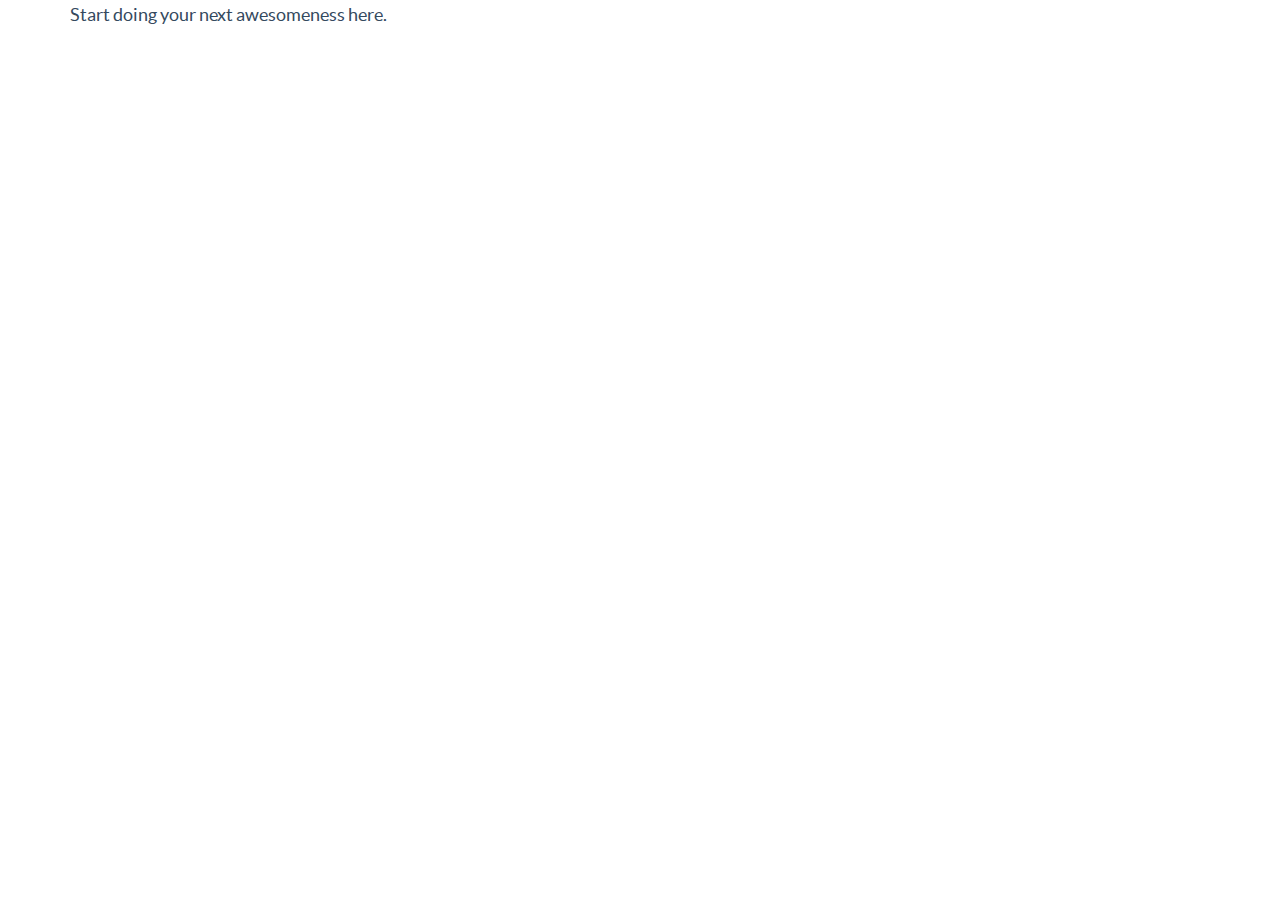
<file: static/landing/startup/flat-ui/template.html>
<!DOCTYPE html>
<html lang="en">
  <head>
    <meta charset="utf-8">
    <title>Flat UI Free</title>
    <meta name="viewport" content="width=device-width, initial-scale=1.0">

    <!-- Loading Bootstrap -->
    <link href="bootstrap/css/bootstrap.css" rel="stylesheet">

    <!-- Loading Flat UI -->
    <link href="css/flat-ui.css" rel="stylesheet">

    <link rel="shortcut icon" href="images/favicon.ico">

    <!-- HTML5 shim, for IE6-8 support of HTML5 elements. All other JS at the end of file. -->
    <!--[if lt IE 9]>
      <script src="js/html5shiv.js"></script>
      <script src="js/respond.min.js"></script>
    <![endif]-->
  </head>
  <body>
    <div class="container">
        Start doing your next awesomeness here.
    </div>
    <!-- /.container -->


    <!-- Load JS here for greater good =============================-->
    <script src="js/jquery-1.8.3.min.js"></script>
    <script src="js/jquery-ui-1.10.3.custom.min.js"></script>
    <script src="js/jquery.ui.touch-punch.min.js"></script>
    <script src="js/bootstrap.min.js"></script>
    <script src="js/bootstrap-select.js"></script>
    <script src="js/bootstrap-switch.js"></script>
    <script src="js/flatui-checkbox.js"></script>
    <script src="js/flatui-radio.js"></script>
    <script src="js/jquery.tagsinput.js"></script>
    <script src="js/jquery.placeholder.js"></script>
  </body>
</html>
</file>
<file: static/landing/startup/flat-ui/bootstrap/css/prettify.css>
.com { color: #93a1a1; }
.lit { color: #195f91; }
.pun, .opn, .clo { color: #93a1a1; }
.fun { color: #dc322f; }
.str, .atv { color: #D14; }
.kwd, .prettyprint .tag { color: #1e347b; }
.typ, .atn, .dec, .var { color: teal; }
.pln { color: #48484c; }

.prettyprint {
  padding: 8px;
  background-color: #f7f7f9;
  border: 1px solid #e1e1e8;
}
.prettyprint.linenums {
  -webkit-box-shadow: inset 40px 0 0 #fbfbfc, inset 41px 0 0 #ececf0;
     -moz-box-shadow: inset 40px 0 0 #fbfbfc, inset 41px 0 0 #ececf0;
          box-shadow: inset 40px 0 0 #fbfbfc, inset 41px 0 0 #ececf0;
}

/* Specify class=linenums on a pre to get line numbering */
ol.linenums {
  margin: 0 0 0 33px; /* IE indents via margin-left */
}
ol.linenums li {
  padding-left: 12px;
  color: #bebec5;
  line-height: 20px;
  text-shadow: 0 1px 0 #fff;
}
</file>
<file: static/landing/startup/flat-ui/css/flat-ui.css>
@font-face {
  font-family: 'Lato';
  src: url('../fonts/lato/lato-black.eot');
  src: url('../fonts/lato/lato-black.eot?#iefix') format('embedded-opentype'), url('../fonts/lato/lato-black.woff') format('woff'), url('../fonts/lato/lato-black.ttf') format('truetype'), url('../fonts/lato/lato-black.svg#latoblack') format('svg');
  font-weight: 900;
  font-style: normal;
}
@font-face {
  font-family: 'Lato';
  src: url('../fonts/lato/lato-bold.eot');
  src: url('../fonts/lato/lato-bold.eot?#iefix') format('embedded-opentype'), url('../fonts/lato/lato-bold.woff') format('woff'), url('../fonts/lato/lato-bold.ttf') format('truetype'), url('../fonts/lato/lato-bold.svg#latobold') format('svg');
  font-weight: bold;
  font-style: normal;
}
@font-face {
  font-family: 'Lato';
  src: url('../fonts/lato/lato-bolditalic.eot');
  src: url('../fonts/lato/lato-bolditalic.eot?#iefix') format('embedded-opentype'), url('../fonts/lato/lato-bolditalic.woff') format('woff'), url('../fonts/lato/lato-bolditalic.ttf') format('truetype'), url('../fonts/lato/lato-bolditalic.svg#latobold-italic') format('svg');
  font-weight: bold;
  font-style: italic;
}
@font-face {
  font-family: 'Lato';
  src: url('../fonts/lato/lato-italic.eot');
  src: url('../fonts/lato/lato-italic.eot?#iefix') format('embedded-opentype'), url('../fonts/lato/lato-italic.woff') format('woff'), url('../fonts/lato/lato-italic.ttf') format('truetype'), url('../fonts/lato/lato-italic.svg#latoitalic') format('svg');
  font-weight: normal;
  font-style: italic;
}
@font-face {
  font-family: 'Lato';
  src: url('../fonts/lato/lato-light.eot');
  src: url('../fonts/lato/lato-light.eot?#iefix') format('embedded-opentype'), url('../fonts/lato/lato-light.woff') format('woff'), url('../fonts/lato/lato-light.ttf') format('truetype'), url('../fonts/lato/lato-light.svg#latolight') format('svg');
  font-weight: 300;
  font-style: normal;
}
@font-face {
  font-family: 'Lato';
  src: url('../fonts/lato/lato-regular.eot');
  src: url('../fonts/lato/lato-regular.eot?#iefix') format('embedded-opentype'), url('../fonts/lato/lato-regular.woff') format('woff'), url('../fonts/lato/lato-regular.ttf') format('truetype'), url('../fonts/lato/lato-regular.svg#latoregular') format('svg');
  font-weight: normal;
  font-style: normal;
}
@font-face {
  font-family: "Flat-UI-Icons";
  src: url('../fonts/flat-ui-icons-regular.eot');
  src: url('../fonts/flat-ui-icons-regular.eot?#iefix') format('embedded-opentype'), url('../fonts/flat-ui-icons-regular.woff') format('woff'), url('../fonts/flat-ui-icons-regular.ttf') format('truetype'), url('../fonts/flat-ui-icons-regular.svg#flat-ui-icons-regular') format('svg');
  font-weight: normal;
  font-style: normal;
}
/* Use the following CSS code if you want to use data attributes for inserting your icons */
[data-icon]:before {
  font-family: 'Flat-UI-Icons';
  content: attr(data-icon);
  speak: none;
  font-weight: normal;
  font-variant: normal;
  text-transform: none;
  -webkit-font-smoothing: antialiased;
  -moz-osx-font-smoothing: grayscale;
}
/* Use the following CSS code if you want to have a class per icon */
/*
Instead of a list of all class selectors,
you can use the generic selector below, but it's slower:
[class*="fui-"] {
*/
.fui-arrow-right,
.fui-arrow-left,
.fui-cmd,
.fui-check-inverted,
.fui-heart,
.fui-location,
.fui-plus,
.fui-check,
.fui-cross,
.fui-list,
.fui-new,
.fui-video,
.fui-photo,
.fui-volume,
.fui-time,
.fui-eye,
.fui-chat,
.fui-search,
.fui-user,
.fui-mail,
.fui-lock,
.fui-gear,
.fui-radio-unchecked,
.fui-radio-checked,
.fui-checkbox-unchecked,
.fui-checkbox-checked,
.fui-calendar-solid,
.fui-pause,
.fui-play,
.fui-check-inverted-2 {
  display: inline-block;
  font-family: 'Flat-UI-Icons';
  speak: none;
  font-style: normal;
  font-weight: normal;
  font-variant: normal;
  text-transform: none;
  -webkit-font-smoothing: antialiased;
  -moz-osx-font-smoothing: grayscale;
}
.fui-arrow-right:before {
  content: "\e02c";
}
.fui-arrow-left:before {
  content: "\e02d";
}
.fui-cmd:before {
  content: "\e02f";
}
.fui-check-inverted:before {
  content: "\e006";
}
.fui-heart:before {
  content: "\e007";
}
.fui-location:before {
  content: "\e008";
}
.fui-plus:before {
  content: "\e009";
}
.fui-check:before {
  content: "\e00a";
}
.fui-cross:before {
  content: "\e00b";
}
.fui-list:before {
  content: "\e00c";
}
.fui-new:before {
  content: "\e00d";
}
.fui-video:before {
  content: "\e00e";
}
.fui-photo:before {
  content: "\e00f";
}
.fui-volume:before {
  content: "\e010";
}
.fui-time:before {
  content: "\e011";
}
.fui-eye:before {
  content: "\e012";
}
.fui-chat:before {
  content: "\e013";
}
.fui-search:before {
  content: "\e01c";
}
.fui-user:before {
  content: "\e01d";
}
.fui-mail:before {
  content: "\e01e";
}
.fui-lock:before {
  content: "\e01f";
}
.fui-gear:before {
  content: "\e024";
}
.fui-radio-unchecked:before {
  content: "\e02b";
}
.fui-radio-checked:before {
  content: "\e032";
}
.fui-checkbox-unchecked:before {
  content: "\e033";
}
.fui-checkbox-checked:before {
  content: "\e034";
}
.fui-calendar-solid:before {
  content: "\e022";
}
.fui-pause:before {
  content: "\e03b";
}
.fui-play:before {
  content: "\e03c";
}
.fui-check-inverted-2:before {
  content: "\e000";
}
.dropdown-arrow-inverse {
  border-bottom-color: #34495e !important;
  border-top-color: #34495e !important;
}
body {
  font-family: "Lato", Helvetica, Arial, sans-serif;
  font-size: 18px;
  line-height: 1.72222;
  color: #34495e;
  background-color: #ffffff;
}
a {
  color: #16a085;
  text-decoration: none;
  -webkit-transition: 0.25s;
  transition: 0.25s;
}
a:hover,
a:focus {
  color: #1abc9c;
  text-decoration: none;
}
a:focus {
  outline: none;
}
.img-rounded {
  border-radius: 6px;
}
.img-thumbnail {
  padding: 4px;
  line-height: 1.72222;
  background-color: #ffffff;
  border: 2px solid #bdc3c7;
  border-radius: 6px;
  -webkit-transition: all 0.25s ease-in-out;
  transition: all 0.25s ease-in-out;
  display: inline-block;
  max-width: 100%;
  height: auto;
}
.img-comment {
  font-size: 15px;
  line-height: 1.2;
  font-style: italic;
  margin: 24px 0;
}
h1,
h2,
h3,
h4,
h5,
h6,
.h1,
.h2,
.h3,
.h4,
.h5,
.h6 {
  font-family: inherit;
  font-weight: 700;
  line-height: 1.1;
  color: inherit;
}
h1 small,
h2 small,
h3 small,
h4 small,
h5 small,
h6 small,
.h1 small,
.h2 small,
.h3 small,
.h4 small,
.h5 small,
.h6 small {
  color: #e7e9ec;
}
h1,
h2,
h3 {
  margin-top: 30px;
  margin-bottom: 15px;
}
h4,
h5,
h6 {
  margin-top: 15px;
  margin-bottom: 15px;
}
h6 {
  font-weight: normal;
}
h1,
.h1 {
  font-size: 61px;
}
h2,
.h2 {
  font-size: 53px;
}
h3,
.h3 {
  font-size: 40px;
}
h4,
.h4 {
  font-size: 29px;
}
h5,
.h5 {
  font-size: 28px;
}
h6,
.h6 {
  font-size: 24px;
}
p {
  font-size: 18px;
  line-height: 1.72222;
  margin: 0 0 15px;
}
.lead {
  margin-bottom: 30px;
  font-size: 28px;
  line-height: 1.46428571;
  font-weight: 300;
}
@media (min-width: 768px) {
  .lead {
    font-size: 30.006px;
  }
}
small,
.small {
  font-size: 83%;
  line-height: 2.067;
}
.text-muted {
  color: #bdc3c7;
}
.text-inverse {
  color: #ffffff;
}
.text-primary {
  color: #1abc9c;
}
a.text-primary:hover {
  color: #15967d;
}
.text-warning {
  color: #f1c40f;
}
a.text-warning:hover {
  color: #c19d0c;
}
.text-danger {
  color: #e74c3c;
}
a.text-danger:hover {
  color: #b93d30;
}
.text-success {
  color: #2ecc71;
}
a.text-success:hover {
  color: #25a35a;
}
.text-info {
  color: #3498db;
}
a.text-info:hover {
  color: #2a7aaf;
}
.bg-primary {
  color: #ffffff;
  background-color: #34495e;
}
a.bg-primary:hover {
  background-color: #222f3d;
}
.bg-success {
  background-color: #dff0d8;
}
a.bg-success:hover {
  background-color: #c1e2b3;
}
.bg-info {
  background-color: #d9edf7;
}
a.bg-info:hover {
  background-color: #afd9ee;
}
.bg-warning {
  background-color: #fcf8e3;
}
a.bg-warning:hover {
  background-color: #f7ecb5;
}
.bg-danger {
  background-color: #f2dede;
}
a.bg-danger:hover {
  background-color: #e4b9b9;
}
.page-header {
  padding-bottom: 14px;
  margin: 60px 0 30px;
  border-bottom: 1px solid #e7e9ec;
}
ul,
ol {
  margin-bottom: 15px;
}
dl {
  margin-bottom: 30px;
}
dt,
dd {
  line-height: 1.72222;
}
@media (min-width: 768px) {
  .dl-horizontal dt {
    width: 160px;
  }
  .dl-horizontal dd {
    margin-left: 180px;
  }
}
abbr[title],
abbr[data-original-title] {
  border-bottom: 1px dotted #bdc3c7;
}
blockquote {
  border-left: 3px solid #e7e9ec;
  padding: 0 0 0 16px;
  margin: 0 0 30px;
}
blockquote p {
  font-size: 20px;
  line-height: 1.55;
  font-weight: normal;
  margin-bottom: .4em;
}
blockquote small,
blockquote .small {
  font-size: 18px;
  line-height: 1.72222;
  font-style: italic;
  color: inherit;
}
blockquote small:before,
blockquote .small:before {
  content: "";
}
blockquote.pull-right {
  padding-right: 16px;
  padding-left: 0;
  border-right: 3px solid #e7e9ec;
  border-left: 0;
}
blockquote.pull-right small:after {
  content: "";
}
address {
  margin-bottom: 30px;
  line-height: 1.72222;
}
code,
kbd,
pre,
samp {
  font-family: Monaco, Menlo, Consolas, "Courier New", monospace;
}
code {
  padding: 2px 6px;
  font-size: 85%;
  color: #c7254e;
  background-color: #f9f2f4;
  border-radius: 4px;
}
kbd {
  padding: 2px 6px;
  font-size: 85%;
  color: #ffffff;
  background-color: #34495e;
  border-radius: 4px;
  box-shadow: none;
}
pre {
  padding: 8px;
  margin: 0 0 15px;
  font-size: 13px;
  line-height: 1.72222;
  color: inherit;
  background-color: #ffffff;
  border: 2px solid #e7e9ec;
  border-radius: 6px;
  white-space: pre;
}
.pre-scrollable {
  max-height: 340px;
}
.thumbnail {
  display: block;
  padding: 4px;
  margin-bottom: 5px;
  line-height: 1.72222;
  background-color: #ffffff;
  border: 2px solid #bdc3c7;
  border-radius: 6px;
  -webkit-transition: all 0.25s ease-in-out;
  transition: all 0.25s ease-in-out;
}
.thumbnail > img,
.thumbnail a > img {
  display: block;
  max-width: 100%;
  height: auto;
  margin-left: auto;
  margin-right: auto;
}
a.thumbnail:hover,
a.thumbnail:focus,
a.thumbnail.active {
  border-color: #16a085;
}
.thumbnail .caption {
  padding: 9px;
  color: #34495e;
}
.btn {
  border: none;
  font-size: 15px;
  font-weight: normal;
  line-height: 1.4;
  border-radius: 4px;
  padding: 10px 15px;
  -webkit-font-smoothing: subpixel-antialiased;
  -webkit-transition: border .25s linear, color .25s linear, background-color .25s linear;
  transition: border .25s linear, color .25s linear, background-color .25s linear;
}
.btn:hover,
.btn:focus {
  outline: none;
  color: #ffffff;
}
.btn:active,
.btn.active {
  outline: none;
  -webkit-box-shadow: none;
  box-shadow: none;
}
.btn.disabled,
.btn[disabled],
fieldset[disabled] .btn {
  background-color: #bdc3c7;
  color: rgba(255, 255, 255, 0.75);
  opacity: 0.7;
  filter: alpha(opacity=70);
}
.btn > [class^="fui-"] {
  margin: 0 1px;
  position: relative;
  line-height: 1;
  top: 1px;
}
.btn-xs.btn > [class^="fui-"] {
  font-size: 11px;
  top: 0;
}
.btn-hg.btn > [class^="fui-"] {
  top: 2px;
}
.btn-default {
  color: #ffffff;
  background-color: #bdc3c7;
}
.btn-default:hover,
.btn-default:focus,
.btn-default:active,
.btn-default.active,
.open .dropdown-toggle.btn-default {
  color: #ffffff;
  background-color: #cacfd2;
  border-color: #cacfd2;
}
.btn-default:active,
.btn-default.active,
.open .dropdown-toggle.btn-default {
  background: #a1a6a9;
  border-color: #a1a6a9;
}
.btn-default.disabled,
.btn-default[disabled],
fieldset[disabled] .btn-default,
.btn-default.disabled:hover,
.btn-default[disabled]:hover,
fieldset[disabled] .btn-default:hover,
.btn-default.disabled:focus,
.btn-default[disabled]:focus,
fieldset[disabled] .btn-default:focus,
.btn-default.disabled:active,
.btn-default[disabled]:active,
fieldset[disabled] .btn-default:active,
.btn-default.disabled.active,
.btn-default[disabled].active,
fieldset[disabled] .btn-default.active {
  background-color: #bdc3c7;
  border-color: #bdc3c7;
}
.btn-primary {
  color: #ffffff;
  background-color: #1abc9c;
}
.btn-primary:hover,
.btn-primary:focus,
.btn-primary:active,
.btn-primary.active,
.open .dropdown-toggle.btn-primary {
  color: #ffffff;
  background-color: #48c9b0;
  border-color: #48c9b0;
}
.btn-primary:active,
.btn-primary.active,
.open .dropdown-toggle.btn-primary {
  background: #16a085;
  border-color: #16a085;
}
.btn-primary.disabled,
.btn-primary[disabled],
fieldset[disabled] .btn-primary,
.btn-primary.disabled:hover,
.btn-primary[disabled]:hover,
fieldset[disabled] .btn-primary:hover,
.btn-primary.disabled:focus,
.btn-primary[disabled]:focus,
fieldset[disabled] .btn-primary:focus,
.btn-primary.disabled:active,
.btn-primary[disabled]:active,
fieldset[disabled] .btn-primary:active,
.btn-primary.disabled.active,
.btn-primary[disabled].active,
fieldset[disabled] .btn-primary.active {
  background-color: #1abc9c;
  border-color: #1abc9c;
}
.btn-info {
  color: #ffffff;
  background-color: #3498db;
}
.btn-info:hover,
.btn-info:focus,
.btn-info:active,
.btn-info.active,
.open .dropdown-toggle.btn-info {
  color: #ffffff;
  background-color: #5dade2;
  border-color: #5dade2;
}
.btn-info:active,
.btn-info.active,
.open .dropdown-toggle.btn-info {
  background: #2c81ba;
  border-color: #2c81ba;
}
.btn-info.disabled,
.btn-info[disabled],
fieldset[disabled] .btn-info,
.btn-info.disabled:hover,
.btn-info[disabled]:hover,
fieldset[disabled] .btn-info:hover,
.btn-info.disabled:focus,
.btn-info[disabled]:focus,
fieldset[disabled] .btn-info:focus,
.btn-info.disabled:active,
.btn-info[disabled]:active,
fieldset[disabled] .btn-info:active,
.btn-info.disabled.active,
.btn-info[disabled].active,
fieldset[disabled] .btn-info.active {
  background-color: #3498db;
  border-color: #3498db;
}
.btn-danger {
  color: #ffffff;
  background-color: #e74c3c;
}
.btn-danger:hover,
.btn-danger:focus,
.btn-danger:active,
.btn-danger.active,
.open .dropdown-toggle.btn-danger {
  color: #ffffff;
  background-color: #ec7063;
  border-color: #ec7063;
}
.btn-danger:active,
.btn-danger.active,
.open .dropdown-toggle.btn-danger {
  background: #c44133;
  border-color: #c44133;
}
.btn-danger.disabled,
.btn-danger[disabled],
fieldset[disabled] .btn-danger,
.btn-danger.disabled:hover,
.btn-danger[disabled]:hover,
fieldset[disabled] .btn-danger:hover,
.btn-danger.disabled:focus,
.btn-danger[disabled]:focus,
fieldset[disabled] .btn-danger:focus,
.btn-danger.disabled:active,
.btn-danger[disabled]:active,
fieldset[disabled] .btn-danger:active,
.btn-danger.disabled.active,
.btn-danger[disabled].active,
fieldset[disabled] .btn-danger.active {
  background-color: #e74c3c;
  border-color: #e74c3c;
}
.btn-success {
  color: #ffffff;
  background-color: #2ecc71;
}
.btn-success:hover,
.btn-success:focus,
.btn-success:active,
.btn-success.active,
.open .dropdown-toggle.btn-success {
  color: #ffffff;
  background-color: #58d68d;
  border-color: #58d68d;
}
.btn-success:active,
.btn-success.active,
.open .dropdown-toggle.btn-success {
  background: #27ad60;
  border-color: #27ad60;
}
.btn-success.disabled,
.btn-success[disabled],
fieldset[disabled] .btn-success,
.btn-success.disabled:hover,
.btn-success[disabled]:hover,
fieldset[disabled] .btn-success:hover,
.btn-success.disabled:focus,
.btn-success[disabled]:focus,
fieldset[disabled] .btn-success:focus,
.btn-success.disabled:active,
.btn-success[disabled]:active,
fieldset[disabled] .btn-success:active,
.btn-success.disabled.active,
.btn-success[disabled].active,
fieldset[disabled] .btn-success.active {
  background-color: #2ecc71;
  border-color: #2ecc71;
}
.btn-warning {
  color: #ffffff;
  background-color: #f1c40f;
}
.btn-warning:hover,
.btn-warning:focus,
.btn-warning:active,
.btn-warning.active,
.open .dropdown-toggle.btn-warning {
  color: #ffffff;
  background-color: #f5d313;
  border-color: #f5d313;
}
.btn-warning:active,
.btn-warning.active,
.open .dropdown-toggle.btn-warning {
  background: #cda70d;
  border-color: #cda70d;
}
.btn-warning.disabled,
.btn-warning[disabled],
fieldset[disabled] .btn-warning,
.btn-warning.disabled:hover,
.btn-warning[disabled]:hover,
fieldset[disabled] .btn-warning:hover,
.btn-warning.disabled:focus,
.btn-warning[disabled]:focus,
fieldset[disabled] .btn-warning:focus,
.btn-warning.disabled:active,
.btn-warning[disabled]:active,
fieldset[disabled] .btn-warning:active,
.btn-warning.disabled.active,
.btn-warning[disabled].active,
fieldset[disabled] .btn-warning.active {
  background-color: #f1c40f;
  border-color: #f1c40f;
}
.btn-inverse {
  color: #ffffff;
  background-color: #34495e;
}
.btn-inverse:hover,
.btn-inverse:focus,
.btn-inverse:active,
.btn-inverse.active,
.open .dropdown-toggle.btn-inverse {
  color: #ffffff;
  background-color: #415b76;
  border-color: #415b76;
}
.btn-inverse:active,
.btn-inverse.active,
.open .dropdown-toggle.btn-inverse {
  background: #2c3e50;
  border-color: #2c3e50;
}
.btn-inverse.disabled,
.btn-inverse[disabled],
fieldset[disabled] .btn-inverse,
.btn-inverse.disabled:hover,
.btn-inverse[disabled]:hover,
fieldset[disabled] .btn-inverse:hover,
.btn-inverse.disabled:focus,
.btn-inverse[disabled]:focus,
fieldset[disabled] .btn-inverse:focus,
.btn-inverse.disabled:active,
.btn-inverse[disabled]:active,
fieldset[disabled] .btn-inverse:active,
.btn-inverse.disabled.active,
.btn-inverse[disabled].active,
fieldset[disabled] .btn-inverse.active {
  background-color: #34495e;
  border-color: #34495e;
}
.btn-embossed {
  -webkit-box-shadow: inset 0 -2px 0 rgba(0, 0, 0, 0.15);
  box-shadow: inset 0 -2px 0 rgba(0, 0, 0, 0.15);
}
.btn-embossed.active,
.btn-embossed:active {
  -webkit-box-shadow: inset 0 2px 0 rgba(0, 0, 0, 0.15);
  box-shadow: inset 0 2px 0 rgba(0, 0, 0, 0.15);
}
.btn-wide {
  min-width: 140px;
  padding-left: 30px;
  padding-right: 30px;
}
.btn-link {
  color: #16a085;
}
.btn-link:hover,
.btn-link:focus {
  color: #1abc9c;
  text-decoration: underline;
  background-color: transparent;
}
.btn-link[disabled]:hover,
fieldset[disabled] .btn-link:hover,
.btn-link[disabled]:focus,
fieldset[disabled] .btn-link:focus {
  color: #bdc3c7;
  text-decoration: none;
}
.btn-hg {
  padding: 13px 20px;
  font-size: 22px;
  line-height: 1.227;
  border-radius: 6px;
}
.btn-lg {
  padding: 10px 19px;
  font-size: 17px;
  line-height: 1.471;
  border-radius: 6px;
}
.btn-sm {
  padding: 9px 13px;
  font-size: 13px;
  line-height: 1.385;
  border-radius: 4px;
}
.btn-xs {
  padding: 6px 9px;
  font-size: 12px;
  line-height: 1.083;
  border-radius: 3px;
}
.btn-tip {
  font-weight: 300;
  padding-left: 10px;
  font-size: 92%;
}
.btn-block {
  white-space: normal;
}
.btn-default .caret {
  border-top-color: #ffffff;
}
.btn-primary .caret,
.btn-success .caret,
.btn-warning .caret,
.btn-danger .caret,
.btn-info .caret {
  border-top-color: #ffffff;
}
.dropup .btn-default .caret {
  border-bottom-color: #ffffff;
}
.dropup .btn-primary .caret,
.dropup .btn-success .caret,
.dropup .btn-warning .caret,
.dropup .btn-danger .caret,
.dropup .btn-info .caret {
  border-bottom-color: #ffffff;
}
.btn-group-xs > .btn {
  padding: 6px 9px;
  font-size: 12px;
  line-height: 1.083;
  border-radius: 3px;
}
.btn-group-sm > .btn {
  padding: 9px 13px;
  font-size: 13px;
  line-height: 1.385;
  border-radius: 4px;
}
.btn-group-lg > .btn {
  padding: 10px 19px;
  font-size: 17px;
  line-height: 1.471;
  border-radius: 6px;
}
.btn-group-gh > .btn {
  padding: 13px 20px;
  font-size: 22px;
  line-height: 1.227;
  border-radius: 6px;
}
.btn-group > .btn + .btn {
  margin-left: 0;
}
.btn-group > .btn + .dropdown-toggle {
  border-left: 2px solid rgba(52, 73, 94, 0.15);
  padding-left: 12px;
  padding-right: 12px;
}
.btn-group > .btn + .dropdown-toggle .caret {
  margin-left: 3px;
  margin-right: 3px;
}
.btn-group > .btn.btn-gh + .dropdown-toggle .caret {
  margin-left: 7px;
  margin-right: 7px;
}
.btn-group > .btn.btn-sm + .dropdown-toggle .caret {
  margin-left: 0;
  margin-right: 0;
}
.dropdown-toggle .caret {
  margin-left: 8px;
}
.btn-group > .btn,
.btn-group > .dropdown-menu,
.btn-group > .popover {
  font-weight: 400;
}
.btn-group:focus .dropdown-toggle {
  outline: none;
  -webkit-transition: 0.25s;
  transition: 0.25s;
}
.btn-group.open .dropdown-toggle {
  color: rgba(255, 255, 255, 0.75);
  -webkit-box-shadow: none;
  box-shadow: none;
}
.btn-toolbar .btn.active {
  color: #ffffff;
}
.btn-toolbar .btn > [class^="fui-"] {
  font-size: 16px;
  margin: 0 1px;
}
.caret {
  border-width: 8px 6px;
  border-bottom-color: #34495e;
  border-top-color: #34495e;
  border-style: solid;
  border-bottom-style: none;
  -webkit-transition: 0.25s;
  transition: 0.25s;
  -webkit-transform: scale(1.001, );
  -ms-transform: scale(1.001, );
  transform: scale(1.001, );
}
.dropup .caret,
.dropup .btn-lg .caret,
.navbar-fixed-bottom .dropdown .caret {
  border-bottom-width: 8px;
}
.btn-lg .caret {
  border-top-width: 8px;
  border-right-width: 6px;
  border-left-width: 6px;
}
.select {
  display: inline-block;
  margin-bottom: 10px;
}
[class*="span"] > .select[class*="span"] {
  margin-left: 0;
}
.select[class*="span"] .btn {
  width: 100%;
}
.select.select-block {
  display: block;
  float: none;
  margin-left: 0;
  width: auto;
}
.select.select-block:before,
.select.select-block:after {
  content: " ";
  /* 1 */

  display: table;
  /* 2 */

}
.select.select-block:after {
  clear: both;
}
.select.select-block .btn {
  width: 100%;
}
.select.select-block .dropdown-menu {
  width: 100%;
}
.select .btn {
  width: 220px;
}
.select .btn.btn-hg .filter-option {
  left: 20px;
  right: 40px;
  top: 13px;
}
.select .btn.btn-hg .caret {
  right: 20px;
}
.select .btn.btn-lg .filter-option {
  left: 18px;
  right: 38px;
}
.select .btn.btn-sm .filter-option {
  left: 13px;
  right: 33px;
}
.select .btn.btn-sm .caret {
  right: 13px;
}
.select .btn.btn-xs .filter-option {
  left: 13px;
  right: 33px;
  top: 5px;
}
.select .btn.btn-xs .caret {
  right: 13px;
}
.select .btn .filter-option {
  height: 26px;
  left: 13px;
  overflow: hidden;
  position: absolute;
  right: 33px;
  text-align: left;
  top: 10px;
}
.select .btn .caret {
  position: absolute;
  right: 16px;
  top: 50%;
  margin-top: -3px;
}
.select .btn .dropdown-toggle {
  border-radius: 6px;
}
.select .btn .dropdown-menu {
  min-width: 100%;
}
.select .btn .dropdown-menu dt {
  cursor: default;
  display: block;
  padding: 3px 20px;
}
.select .btn .dropdown-menu li:not(.disabled) > a:hover small {
  color: rgba(255, 255, 255, 0.004);
}
.select .btn .dropdown-menu li > a {
  min-height: 20px;
}
.select .btn .dropdown-menu li > a.opt {
  padding-left: 35px;
}
.select .btn .dropdown-menu li small {
  padding-left: .5em;
}
.select .btn .dropdown-menu li > dt small {
  font-weight: normal;
}
.select .btn > .disabled,
.select .btn .dropdown-menu li.disabled > a {
  cursor: default;
}
.select .caret {
  border-bottom-color: #ffffff;
  border-top-color: #ffffff;
}
legend {
  display: block;
  width: 100%;
  padding: 0;
  margin-bottom: 15px;
  font-size: 24px;
  line-height: inherit;
  color: inherit;
  border-bottom: none;
}
textarea {
  font-size: 20px;
  line-height: 24px;
  padding: 5px 11px;
}
input[type="search"] {
  -webkit-appearance: none !important;
}
label {
  font-weight: normal;
  font-size: 15px;
  line-height: 2.4;
}
.form-control:-moz-placeholder {
  color: #b2bcc5;
}
.form-control::-moz-placeholder {
  color: #b2bcc5;
  opacity: 1;
}
.form-control:-ms-input-placeholder {
  color: #b2bcc5;
}
.form-control::-webkit-input-placeholder {
  color: #b2bcc5;
}
.form-control.placeholder {
  color: #b2bcc5;
}
.form-control {
  border: 2px solid #bdc3c7;
  color: #34495e;
  font-family: "Lato", Helvetica, Arial, sans-serif;
  font-size: 15px;
  line-height: 1.467;
  padding: 8px 12px;
  height: 42px;
  -webkit-appearance: none;
  border-radius: 6px;
  -webkit-box-shadow: none;
  box-shadow: none;
  -webkit-transition: border .25s linear, color .25s linear, background-color .25s linear;
  transition: border .25s linear, color .25s linear, background-color .25s linear;
}
.form-group.focus .form-control,
.form-control:focus {
  border-color: #1abc9c;
  outline: 0;
  -webkit-box-shadow: none;
  box-shadow: none;
}
.form-control[disabled],
.form-control[readonly],
fieldset[disabled] .form-control {
  background-color: #f4f6f6;
  border-color: #d5dbdb;
  color: #d5dbdb;
  cursor: default;
  opacity: 0.7;
  filter: alpha(opacity=70);
}
.form-control.flat {
  border-color: transparent;
}
.form-control.flat:hover {
  border-color: #bdc3c7;
}
.form-control.flat:focus {
  border-color: #1abc9c;
}
.input-sm {
  height: 35px;
  padding: 6px 10px;
  font-size: 13px;
  line-height: 1.462;
  border-radius: 6px;
}
select.input-sm {
  height: 35px;
  line-height: 35px;
}
textarea.input-sm,
select[multiple].input-sm {
  height: auto;
}
.input-lg {
  height: 45px;
  padding: 10px 15px;
  font-size: 17px;
  line-height: 1.235;
  border-radius: 6px;
}
select.input-lg {
  height: 45px;
  line-height: 45px;
}
textarea.input-lg,
select[multiple].input-lg {
  height: auto;
}
.input-hg {
  height: 53px;
  padding: 10px 16px;
  font-size: 22px;
  line-height: 1.318;
  border-radius: 6px;
}
select.input-hg {
  height: 53px;
  line-height: 53px;
}
textarea.input-hg,
select[multiple].input-hg {
  height: auto;
}
.has-warning .help-block,
.has-warning .control-label,
.has-warning .radio,
.has-warning .checkbox,
.has-warning .radio-inline,
.has-warning .checkbox-inline {
  color: #f1c40f;
}
.has-warning .form-control {
  color: #f1c40f;
  border-color: #f1c40f;
  -webkit-box-shadow: none;
  box-shadow: none;
}
.has-warning .form-control:-moz-placeholder {
  color: #f1c40f;
}
.has-warning .form-control::-moz-placeholder {
  color: #f1c40f;
  opacity: 1;
}
.has-warning .form-control:-ms-input-placeholder {
  color: #f1c40f;
}
.has-warning .form-control::-webkit-input-placeholder {
  color: #f1c40f;
}
.has-warning .form-control.placeholder {
  color: #f1c40f;
}
.has-warning .form-control:focus {
  border-color: #f1c40f;
  -webkit-box-shadow: none;
  box-shadow: none;
}
.has-warning .input-group-addon {
  color: #f1c40f;
  border-color: #f1c40f;
  background-color: #ffffff;
}
.has-error .help-block,
.has-error .control-label,
.has-error .radio,
.has-error .checkbox,
.has-error .radio-inline,
.has-error .checkbox-inline {
  color: #e74c3c;
}
.has-error .form-control {
  color: #e74c3c;
  border-color: #e74c3c;
  -webkit-box-shadow: none;
  box-shadow: none;
}
.has-error .form-control:-moz-placeholder {
  color: #e74c3c;
}
.has-error .form-control::-moz-placeholder {
  color: #e74c3c;
  opacity: 1;
}
.has-error .form-control:-ms-input-placeholder {
  color: #e74c3c;
}
.has-error .form-control::-webkit-input-placeholder {
  color: #e74c3c;
}
.has-error .form-control.placeholder {
  color: #e74c3c;
}
.has-error .form-control:focus {
  border-color: #e74c3c;
  -webkit-box-shadow: none;
  box-shadow: none;
}
.has-error .input-group-addon {
  color: #e74c3c;
  border-color: #e74c3c;
  background-color: #ffffff;
}
.has-success .help-block,
.has-success .control-label,
.has-success .radio,
.has-success .checkbox,
.has-success .radio-inline,
.has-success .checkbox-inline {
  color: #2ecc71;
}
.has-success .form-control {
  color: #2ecc71;
  border-color: #2ecc71;
  -webkit-box-shadow: none;
  box-shadow: none;
}
.has-success .form-control:-moz-placeholder {
  color: #2ecc71;
}
.has-success .form-control::-moz-placeholder {
  color: #2ecc71;
  opacity: 1;
}
.has-success .form-control:-ms-input-placeholder {
  color: #2ecc71;
}
.has-success .form-control::-webkit-input-placeholder {
  color: #2ecc71;
}
.has-success .form-control.placeholder {
  color: #2ecc71;
}
.has-success .form-control:focus {
  border-color: #2ecc71;
  -webkit-box-shadow: none;
  box-shadow: none;
}
.has-success .input-group-addon {
  color: #2ecc71;
  border-color: #2ecc71;
  background-color: #ffffff;
}
.help-block {
  font-size: 15px;
  margin-bottom: 5px;
  color: inherit;
}
.form-group {
  position: relative;
  margin-bottom: 20px;
}
.form-horizontal .control-label,
.form-horizontal .radio,
.form-horizontal .checkbox,
.form-horizontal .radio-inline,
.form-horizontal .checkbox-inline {
  margin-top: 0;
  margin-bottom: 0;
  padding-top: 6px;
}
.form-horizontal .form-group {
  margin-left: -15px;
  margin-right: -15px;
}
.form-horizontal .form-group:before,
.form-horizontal .form-group:after {
  content: " ";
  /* 1 */

  display: table;
  /* 2 */

}
.form-horizontal .form-group:after {
  clear: both;
}
.form-horizontal .form-control-static {
  padding-top: 6px;
}
.form-group {
  position: relative;
}
.form-control + .input-icon {
  position: absolute;
  top: 2px;
  right: 2px;
  line-height: 37px;
  vertical-align: middle;
  font-size: 20px;
  color: #b2bcc5;
  background-color: #ffffff;
  padding: 0 12px 0 0;
  border-radius: 6px;
}
.input-hg + .input-icon {
  line-height: 49px;
  padding: 0 16px 0 0;
}
.input-lg + .input-icon {
  line-height: 41px;
  padding: 0 15px 0 0;
}
.input-sm + .input-icon {
  font-size: 18px;
  line-height: 30px;
  padding: 0 10px 0 0;
}
.has-success .input-icon {
  color: #2ecc71;
}
.has-warning .input-icon {
  color: #f1c40f;
}
.has-error .input-icon {
  color: #e74c3c;
}
.form-control[disabled] + .input-icon,
.form-control[readonly] + .input-icon,
fieldset[disabled] .form-control + .input-icon,
.form-control.disabled + .input-icon {
  color: #d5dbdb;
  background-color: transparent;
  opacity: 0.7;
  filter: alpha(opacity=70);
}
.input-group-hg > .form-control,
.input-group-hg > .input-group-addon,
.input-group-hg > .input-group-btn > .btn {
  height: 53px;
  padding: 10px 16px;
  font-size: 22px;
  line-height: 1.318;
  border-radius: 6px;
}
select.input-group-hg > .form-control,
select.input-group-hg > .input-group-addon,
select.input-group-hg > .input-group-btn > .btn {
  height: 53px;
  line-height: 53px;
}
textarea.input-group-hg > .form-control,
textarea.input-group-hg > .input-group-addon,
textarea.input-group-hg > .input-group-btn > .btn,
select[multiple].input-group-hg > .form-control,
select[multiple].input-group-hg > .input-group-addon,
select[multiple].input-group-hg > .input-group-btn > .btn {
  height: auto;
}
.input-group-lg > .form-control,
.input-group-lg > .input-group-addon,
.input-group-lg > .input-group-btn > .btn {
  height: 45px;
  padding: 10px 15px;
  font-size: 17px;
  line-height: 1.235;
  border-radius: 6px;
}
select.input-group-lg > .form-control,
select.input-group-lg > .input-group-addon,
select.input-group-lg > .input-group-btn > .btn {
  height: 45px;
  line-height: 45px;
}
textarea.input-group-lg > .form-control,
textarea.input-group-lg > .input-group-addon,
textarea.input-group-lg > .input-group-btn > .btn,
select[multiple].input-group-lg > .form-control,
select[multiple].input-group-lg > .input-group-addon,
select[multiple].input-group-lg > .input-group-btn > .btn {
  height: auto;
}
.input-group-sm > .form-control,
.input-group-sm > .input-group-addon,
.input-group-sm > .input-group-btn > .btn {
  height: 35px;
  padding: 6px 10px;
  font-size: 13px;
  line-height: 1.462;
  border-radius: 6px;
}
select.input-group-sm > .form-control,
select.input-group-sm > .input-group-addon,
select.input-group-sm > .input-group-btn > .btn {
  height: 35px;
  line-height: 35px;
}
textarea.input-group-sm > .form-control,
textarea.input-group-sm > .input-group-addon,
textarea.input-group-sm > .input-group-btn > .btn,
select[multiple].input-group-sm > .form-control,
select[multiple].input-group-sm > .input-group-addon,
select[multiple].input-group-sm > .input-group-btn > .btn {
  height: auto;
}
.input-group-addon {
  padding: 10px 12px;
  font-size: 15px;
  color: #ffffff;
  text-align: center;
  background-color: #bdc3c7;
  border: 1px solid #bdc3c7;
  border-radius: 6px;
  -webkit-transition: border .25s linear, color .25s linear, background-color .25s linear;
  transition: border .25s linear, color .25s linear, background-color .25s linear;
}
.input-group-hg .input-group-addon,
.input-group-lg .input-group-addon,
.input-group-sm .input-group-addon {
  line-height: 1;
}
.input-group .form-control:first-child,
.input-group-addon:first-child,
.input-group-btn:first-child > .btn,
.input-group-btn:first-child > .dropdown-toggle,
.input-group-btn:last-child > .btn:not(:last-child):not(.dropdown-toggle) {
  border-bottom-right-radius: 0;
  border-top-right-radius: 0;
}
.input-group .form-control:last-child,
.input-group-addon:last-child,
.input-group-btn:last-child > .btn,
.input-group-btn:last-child > .dropdown-toggle,
.input-group-btn:first-child > .btn:not(:first-child) {
  border-bottom-left-radius: 0;
  border-top-left-radius: 0;
}
.form-group.focus .input-group-addon,
.input-group.focus .input-group-addon {
  background-color: #1abc9c;
  border-color: #1abc9c;
}
.form-group.focus .input-group-btn > .btn-default + .btn-default,
.input-group.focus .input-group-btn > .btn-default + .btn-default {
  border-left-color: #16a085;
}
.form-group.focus .input-group-btn .btn,
.input-group.focus .input-group-btn .btn {
  border-color: #1abc9c;
  background-color: #ffffff;
  color: #1abc9c;
}
.form-group.focus .input-group-btn .btn-default,
.input-group.focus .input-group-btn .btn-default {
  color: #ffffff;
  background-color: #1abc9c;
}
.form-group.focus .input-group-btn .btn-default:hover,
.input-group.focus .input-group-btn .btn-default:hover,
.form-group.focus .input-group-btn .btn-default:focus,
.input-group.focus .input-group-btn .btn-default:focus,
.form-group.focus .input-group-btn .btn-default:active,
.input-group.focus .input-group-btn .btn-default:active,
.form-group.focus .input-group-btn .btn-default.active,
.input-group.focus .input-group-btn .btn-default.active,
.open .dropdown-toggle.form-group.focus .input-group-btn .btn-default,
.open .dropdown-toggle.input-group.focus .input-group-btn .btn-default {
  color: #ffffff;
  background-color: #48c9b0;
  border-color: #48c9b0;
}
.form-group.focus .input-group-btn .btn-default:active,
.input-group.focus .input-group-btn .btn-default:active,
.form-group.focus .input-group-btn .btn-default.active,
.input-group.focus .input-group-btn .btn-default.active,
.open .dropdown-toggle.form-group.focus .input-group-btn .btn-default,
.open .dropdown-toggle.input-group.focus .input-group-btn .btn-default {
  background: #16a085;
  border-color: #16a085;
}
.form-group.focus .input-group-btn .btn-default.disabled,
.input-group.focus .input-group-btn .btn-default.disabled,
.form-group.focus .input-group-btn .btn-default[disabled],
.input-group.focus .input-group-btn .btn-default[disabled],
fieldset[disabled] .form-group.focus .input-group-btn .btn-default,
fieldset[disabled] .input-group.focus .input-group-btn .btn-default,
.form-group.focus .input-group-btn .btn-default.disabled:hover,
.input-group.focus .input-group-btn .btn-default.disabled:hover,
.form-group.focus .input-group-btn .btn-default[disabled]:hover,
.input-group.focus .input-group-btn .btn-default[disabled]:hover,
fieldset[disabled] .form-group.focus .input-group-btn .btn-default:hover,
fieldset[disabled] .input-group.focus .input-group-btn .btn-default:hover,
.form-group.focus .input-group-btn .btn-default.disabled:focus,
.input-group.focus .input-group-btn .btn-default.disabled:focus,
.form-group.focus .input-group-btn .btn-default[disabled]:focus,
.input-group.focus .input-group-btn .btn-default[disabled]:focus,
fieldset[disabled] .form-group.focus .input-group-btn .btn-default:focus,
fieldset[disabled] .input-group.focus .input-group-btn .btn-default:focus,
.form-group.focus .input-group-btn .btn-default.disabled:active,
.input-group.focus .input-group-btn .btn-default.disabled:active,
.form-group.focus .input-group-btn .btn-default[disabled]:active,
.input-group.focus .input-group-btn .btn-default[disabled]:active,
fieldset[disabled] .form-group.focus .input-group-btn .btn-default:active,
fieldset[disabled] .input-group.focus .input-group-btn .btn-default:active,
.form-group.focus .input-group-btn .btn-default.disabled.active,
.input-group.focus .input-group-btn .btn-default.disabled.active,
.form-group.focus .input-group-btn .btn-default[disabled].active,
.input-group.focus .input-group-btn .btn-default[disabled].active,
fieldset[disabled] .form-group.focus .input-group-btn .btn-default.active,
fieldset[disabled] .input-group.focus .input-group-btn .btn-default.active {
  background-color: #1abc9c;
  border-color: #1abc9c;
}
.input-group-btn .btn {
  background-color: #ffffff;
  border: 2px solid #bdc3c7;
  color: #bdc3c7;
  line-height: 18px;
}
.input-group-btn .btn-default {
  color: #ffffff;
  background-color: #bdc3c7;
}
.input-group-btn .btn-default:hover,
.input-group-btn .btn-default:focus,
.input-group-btn .btn-default:active,
.input-group-btn .btn-default.active,
.open .dropdown-toggle.input-group-btn .btn-default {
  color: #ffffff;
  background-color: #cacfd2;
  border-color: #cacfd2;
}
.input-group-btn .btn-default:active,
.input-group-btn .btn-default.active,
.open .dropdown-toggle.input-group-btn .btn-default {
  background: #a1a6a9;
  border-color: #a1a6a9;
}
.input-group-btn .btn-default.disabled,
.input-group-btn .btn-default[disabled],
fieldset[disabled] .input-group-btn .btn-default,
.input-group-btn .btn-default.disabled:hover,
.input-group-btn .btn-default[disabled]:hover,
fieldset[disabled] .input-group-btn .btn-default:hover,
.input-group-btn .btn-default.disabled:focus,
.input-group-btn .btn-default[disabled]:focus,
fieldset[disabled] .input-group-btn .btn-default:focus,
.input-group-btn .btn-default.disabled:active,
.input-group-btn .btn-default[disabled]:active,
fieldset[disabled] .input-group-btn .btn-default:active,
.input-group-btn .btn-default.disabled.active,
.input-group-btn .btn-default[disabled].active,
fieldset[disabled] .input-group-btn .btn-default.active {
  background-color: #bdc3c7;
  border-color: #bdc3c7;
}
.input-group-hg .input-group-btn .btn {
  line-height: 31px;
}
.input-group-lg .input-group-btn .btn {
  line-height: 21px;
}
.input-group-sm .input-group-btn .btn {
  line-height: 19px;
}
.input-group-btn:first-child > .btn {
  border-right-width: 0;
  margin-right: -2px;
}
.input-group-btn:last-child > .btn {
  border-left-width: 0;
  margin-left: -2px;
}
.input-group-btn > .btn-default + .btn-default {
  border-left: 2px solid #bdc3c7;
}
.input-group-btn > .btn:first-child + .btn .caret {
  margin-left: 0;
}
.input-group-rounded .input-group-btn + .form-control,
.input-group-rounded .input-group-btn:last-child .btn {
  border-bottom-right-radius: 20px;
  border-top-right-radius: 20px;
}
.input-group-hg.input-group-rounded .input-group-btn + .form-control,
.input-group-hg.input-group-rounded .input-group-btn:last-child .btn {
  border-bottom-right-radius: 27px;
  border-top-right-radius: 27px;
}
.input-group-lg.input-group-rounded .input-group-btn + .form-control,
.input-group-lg.input-group-rounded .input-group-btn:last-child .btn {
  border-bottom-right-radius: 25px;
  border-top-right-radius: 25px;
}
.input-group-rounded .form-control:first-child,
.input-group-rounded .input-group-btn:first-child .btn {
  border-bottom-left-radius: 20px;
  border-top-left-radius: 20px;
}
.input-group-hg.input-group-rounded .form-control:first-child,
.input-group-hg.input-group-rounded .input-group-btn:first-child .btn {
  border-bottom-left-radius: 27px;
  border-top-left-radius: 27px;
}
.input-group-lg.input-group-rounded .form-control:first-child,
.input-group-lg.input-group-rounded .input-group-btn:first-child .btn {
  border-bottom-left-radius: 25px;
  border-top-left-radius: 25px;
}
.input-group-rounded .input-group-btn + .form-control {
  padding-left: 0;
}
.checkbox,
.radio {
  margin-bottom: 12px;
  padding-left: 32px;
  position: relative;
  -webkit-transition: color 0.25s linear;
  transition: color 0.25s linear;
  font-size: 14px;
  line-height: 1.5;
}
.checkbox input,
.radio input {
  outline: none !important;
  display: none;
}
.checkbox .icons,
.radio .icons {
  color: #bdc3c7;
  display: block;
  height: 20px;
  left: 0;
  position: absolute;
  top: 0;
  width: 20px;
  text-align: center;
  line-height: 21px;
  font-size: 20px;
  cursor: pointer;
  -webkit-transition: color 0.25s linear;
  transition: color 0.25s linear;
}
.checkbox .icons .first-icon,
.radio .icons .first-icon,
.checkbox .icons .second-icon,
.radio .icons .second-icon {
  display: inline-table;
  position: absolute;
  left: 0;
  top: 0;
  background-color: transparent;
  margin: 0;
  opacity: 1;
  filter: alpha(opacity=100);
}
.checkbox .icons .second-icon,
.radio .icons .second-icon {
  opacity: 0;
  filter: alpha(opacity=0);
}
.checkbox:hover,
.radio:hover {
  -webkit-transition: color 0.25s linear;
  transition: color 0.25s linear;
}
.checkbox:hover .first-icon,
.radio:hover .first-icon {
  opacity: 0;
  filter: alpha(opacity=0);
}
.checkbox:hover .second-icon,
.radio:hover .second-icon {
  opacity: 1;
  filter: alpha(opacity=100);
}
.checkbox.checked,
.radio.checked {
  color: #1abc9c;
}
.checkbox.checked .first-icon,
.radio.checked .first-icon {
  opacity: 0;
  filter: alpha(opacity=0);
}
.checkbox.checked .second-icon,
.radio.checked .second-icon {
  opacity: 1;
  filter: alpha(opacity=100);
  color: #1abc9c;
  -webkit-transition: color 0.25s linear;
  transition: color 0.25s linear;
}
.checkbox.disabled,
.radio.disabled {
  cursor: default;
  color: #e6e8ea;
}
.checkbox.disabled .icons,
.radio.disabled .icons {
  color: #e6e8ea;
}
.checkbox.disabled .first-icon,
.radio.disabled .first-icon {
  opacity: 1;
  filter: alpha(opacity=100);
}
.checkbox.disabled .second-icon,
.radio.disabled .second-icon {
  opacity: 0;
  filter: alpha(opacity=0);
}
.checkbox.disabled.checked .icons,
.radio.disabled.checked .icons {
  color: #e6e8ea;
}
.checkbox.disabled.checked .first-icon,
.radio.disabled.checked .first-icon {
  opacity: 0;
  filter: alpha(opacity=0);
}
.checkbox.disabled.checked .second-icon,
.radio.disabled.checked .second-icon {
  opacity: 1;
  filter: alpha(opacity=100);
  color: #e6e8ea;
}
.checkbox.primary .icons,
.radio.primary .icons {
  color: #34495e;
}
.checkbox.primary.checked,
.radio.primary.checked {
  color: #1abc9c;
}
.checkbox.primary.checked .icons,
.radio.primary.checked .icons {
  color: #1abc9c;
}
.checkbox.primary.disabled,
.radio.primary.disabled {
  cursor: default;
  color: #bdc3c7;
}
.checkbox.primary.disabled .icons,
.radio.primary.disabled .icons {
  color: #bdc3c7;
}
.checkbox.primary.disabled.checked .icons,
.radio.primary.disabled.checked .icons {
  color: #bdc3c7;
}
.radio + .radio,
.checkbox + .checkbox {
  margin-top: 10px;
}
.navbar {
  font-size: 16px;
  min-height: 53px;
  margin-bottom: 30px;
  border: none;
  border-radius: 6px;
}
@media (min-width: 768px) {
  .navbar-header {
    float: left;
  }
}
.navbar-collapse {
  box-shadow: none;
  padding-right: 21px;
  padding-left: 21px;
}
@media (min-width: 768px) {
  .navbar-collapse .navbar-nav.navbar-left:first-child {
    margin-left: -21px;
  }
  .navbar-collapse .navbar-nav.navbar-left:first-child > li:first-child a {
    border-bottom-left-radius: 6px;
    border-top-left-radius: 6px;
  }
  .navbar-collapse .navbar-nav.navbar-right:last-child {
    margin-right: -21px;
  }
  .navbar > .container .navbar-collapse .navbar-nav.navbar-right:last-child {
    margin-right: -36px;
  }
  .navbar-collapse .navbar-nav.navbar-right:last-child > .dropdown:last-child > a {
    border-radius: 0 6px 6px 0;
  }
  .navbar-collapse .navbar-form.navbar-right:last-child {
    margin-right: -17px;
  }
  .navbar-fixed-top .navbar-collapse .navbar-form.navbar-right:last-child,
  .navbar-fixed-bottom .navbar-collapse .navbar-form.navbar-right:last-child {
    margin-right: 0;
  }
}
@media (max-width: 767px) {
  .navbar-collapse .navbar-nav.navbar-right:last-child {
    margin-bottom: 3px;
  }
}
.container > .navbar-header,
.container-fluid > .navbar-header,
.container > .navbar-collapse,
.container-fluid > .navbar-collapse {
  margin-right: -21px;
  margin-left: -21px;
}
@media (min-width: 768px) {
  .container > .navbar-header,
  .container-fluid > .navbar-header,
  .container > .navbar-collapse,
  .container-fluid > .navbar-collapse {
    margin-right: 0;
    margin-left: 0;
  }
}
.navbar-static-top {
  z-index: 1000;
  border-width: 0;
  border-radius: 0;
}
.navbar-fixed-top,
.navbar-fixed-bottom {
  z-index: 1030;
  border-radius: 0;
}
.navbar-fixed-top {
  border-width: 0;
}
.navbar-fixed-bottom {
  margin-bottom: 0;
  border-width: 0;
}
.navbar-brand {
  font-size: 24px;
  line-height: 1.042;
  font-weight: 700;
  padding: 14px 21px;
}
.navbar-brand > [class*="fui-"] {
  font-size: 19px;
  line-height: 1.263;
  vertical-align: top;
}
@media (min-width: 768px) {
  .navbar > .container .navbar-brand,
  .navbar > .container-fluid .navbar-brand {
    margin-left: -21px;
  }
}
.navbar-toggle {
  border: none;
  color: #34495e;
  margin: 0 0 0 21px;
  padding: 0 21px;
  height: 53px;
  line-height: 53px;
}
.navbar-toggle:before {
  color: #16a085;
  content: "\e00c";
  font-family: "Flat-UI-Icons";
  font-size: 22px;
  font-style: normal;
  font-weight: normal;
  -webkit-font-smoothing: antialiased;
  -webkit-transition: color 0.25s linear;
  transition: color 0.25s linear;
}
.navbar-toggle:hover,
.navbar-toggle:focus {
  outline: none;
}
.navbar-toggle:hover:before,
.navbar-toggle:focus:before {
  color: #1abc9c;
}
.navbar-toggle .icon-bar {
  display: none;
}
@media (min-width: 768px) {
  .navbar-toggle {
    display: none;
  }
}
.navbar-nav {
  margin: 0;
}
.navbar-nav > li > a {
  font-size: 16px;
  padding: 15px 21px;
  line-height: 23px;
  font-weight: 700;
}
.navbar-nav .dropdown-toggle .caret {
  border-top-color: #16a085;
  border-bottom-color: #16a085;
  border-width: 8px 6px 0;
  margin-left: 12px;
}
.navbar-nav > li > a:hover,
.navbar-nav > li > a:focus,
.navbar-nav .open > a:focus,
.navbar-nav .open > a:hover {
  background-color: transparent;
}
.navbar-nav > li > a:hover .caret,
.navbar-nav > li > a:focus .caret,
.navbar-nav .open > a:focus .caret,
.navbar-nav .open > a:hover .caret {
  border-top-color: #1abc9c;
  border-bottom-color: #1abc9c;
}
.navbar-nav [class^="fui-"] {
  line-height: 20px;
  position: relative;
  top: 1px;
}
.navbar-nav .visible-sm > [class^="fui-"],
.navbar-nav .visible-xs > [class^="fui-"] {
  margin-left: 12px;
}
@media (max-width: 767px) {
  .navbar-nav {
    margin: 0 -21px;
  }
  .navbar-nav .open .dropdown-menu > li > a,
  .navbar-nav .open .dropdown-menu .dropdown-header {
    padding: 7px 15px 7px 31px !important;
  }
  .navbar-nav .open .dropdown-menu > li > a {
    line-height: 23px;
  }
  .navbar-nav > li > a {
    padding-top: 7px;
    padding-bottom: 7px;
  }
}
.navbar-input {
  height: 35px;
  padding: 5px 10px;
  font-size: 13px;
  line-height: 1.4;
  border-radius: 6px;
}
select.navbar-input {
  height: 35px;
  line-height: 35px;
}
textarea.navbar-input,
select[multiple].navbar-input {
  height: auto;
}
.navbar-form {
  -webkit-box-shadow: none;
  box-shadow: none;
  margin-top: 0;
  margin-bottom: 0;
  padding-right: 19px;
  padding-left: 19px;
  padding-top: 9px;
  padding-bottom: 9px;
}
@media (max-width: 767px) {
  .navbar-form .form-group {
    margin-bottom: 5px;
  }
}
@media (max-width: 767px) {
  .navbar-form {
    margin: 3px -21px;
    width: auto;
  }
}
@media (min-width: 768px) {
  .navbar-nav + .navbar-form.navbar-left,
  .navbar-form.navbar-right:last-child {
    width: 260px;
  }
}
.navbar-form .form-control,
.navbar-form .input-group-addon,
.navbar-form .btn {
  height: 35px;
  padding: 5px 10px;
  font-size: 13px;
  line-height: 1.4;
  border-radius: 6px;
}
select.navbar-form .form-control,
select.navbar-form .input-group-addon,
select.navbar-form .btn {
  height: 35px;
  line-height: 35px;
}
textarea.navbar-form .form-control,
textarea.navbar-form .input-group-addon,
textarea.navbar-form .btn,
select[multiple].navbar-form .form-control,
select[multiple].navbar-form .input-group-addon,
select[multiple].navbar-form .btn {
  height: auto;
}
.navbar-form .input-group .form-control:first-child,
.navbar-form .input-group-addon:first-child,
.navbar-form .input-group-btn:first-child > .btn,
.navbar-form .input-group-btn:first-child > .dropdown-toggle,
.navbar-form .input-group-btn:last-child > .btn:not(:last-child):not(.dropdown-toggle) {
  border-bottom-right-radius: 0;
  border-top-right-radius: 0;
}
.navbar-form .input-group .form-control:last-child,
.navbar-form .input-group-addon:last-child,
.navbar-form .input-group-btn:last-child > .btn,
.navbar-form .input-group-btn:last-child > .dropdown-toggle,
.navbar-form .input-group-btn:first-child > .btn:not(:first-child) {
  border-bottom-left-radius: 0;
  border-top-left-radius: 0;
}
.navbar-form .form-control {
  font-size: 15px;
  border-radius: 5px;
  display: table-cell;
}
.navbar-form .form-group + .btn {
  font-size: 15px;
  border-radius: 5px;
  margin-left: 4px;
}
@media (max-width: 767px) {
  .navbar-form .form-group {
    margin-bottom: 0;
  }
  .navbar-form .form-group + .btn {
    margin-top: 9px;
    margin-left: 0;
  }
}
.navbar-nav > li > .dropdown-menu {
  min-width: 100%;
  border-radius: 4px;
}
@media (max-width: 767px) {
  .navbar-nav > li > .dropdown-menu {
    -webkit-transition: all 0s;
    transition: all 0s;
    display: none;
  }
}
@media (max-width: 767px) {
  .navbar-nav > li.open > .dropdown-menu {
    margin-top: 0 !important;
    display: block;
  }
}
.navbar-fixed-bottom .navbar-nav > li > .dropdown-menu {
  border-bottom-right-radius: 4px;
  border-bottom-left-radius: 4px;
}
.navbar-nav > .open > .dropdown-toggle,
.navbar-nav > .open > .dropdown-toggle:focus,
.navbar-nav > .open > .dropdown-toggle:hover {
  background-color: transparent;
}
.navbar-text {
  font-size: 16px;
  line-height: 1.438;
  color: #34495e;
  margin-top: 0;
  margin-bottom: 0;
  padding-top: 15px;
  padding-bottom: 15px;
}
@media (min-width: 768px) {
  .navbar-text {
    margin-left: 21px;
    margin-right: 21px;
  }
  .navbar-text.navbar-right:last-child {
    margin-right: 0;
  }
}
.navbar-btn {
  margin-top: 6px;
  margin-bottom: 6px;
}
.navbar-btn.btn-sm {
  margin-top: 9px;
  margin-bottom: 8px;
}
.navbar-btn.btn-xs {
  margin-top: 14px;
  margin-bottom: 14px;
}
.navbar-unread,
.navbar-new {
  font-family: "Lato", Helvetica, Arial, sans-serif;
  background-color: #1abc9c;
  border-radius: 50%;
  color: #ffffff;
  font-size: 0;
  font-weight: 700;
  height: 6px;
  line-height: 1;
  position: absolute;
  right: 12px;
  text-align: center;
  top: 35%;
  width: 6px;
  z-index: 10;
}
@media (max-width: 768px) {
  .navbar-unread,
  .navbar-new {
    position: static;
    float: right;
    margin: 0 0 0 10px;
  }
}
.active .navbar-unread,
.active .navbar-new {
  background-color: #ffffff;
  display: none;
}
.navbar-new {
  background-color: #e74c3c;
  font-size: 12px;
  height: 18px;
  line-height: 17px;
  margin: -6px -10px;
  min-width: 18px;
  padding: 0 1px;
  width: auto;
  -webkit-font-smoothing: subpixel-antialiased;
}
.navbar-default {
  background-color: #ecf0f1;
}
.navbar-default .navbar-brand {
  color: #34495e;
}
.navbar-default .navbar-brand:hover,
.navbar-default .navbar-brand:focus {
  color: #1abc9c;
  background-color: transparent;
}
.navbar-default .navbar-toggle:before {
  color: #34495e;
}
.navbar-default .navbar-toggle:hover,
.navbar-default .navbar-toggle:focus {
  background-color: transparent;
}
.navbar-default .navbar-toggle:hover:before,
.navbar-default .navbar-toggle:focus:before {
  color: #1abc9c;
}
.navbar-default .navbar-collapse,
.navbar-default .navbar-form {
  border-color: #e5e9ea;
  border-width: 2px;
}
.navbar-default .navbar-nav > li > a {
  color: #34495e;
}
.navbar-default .navbar-nav > li > a:hover,
.navbar-default .navbar-nav > li > a:focus {
  color: #1abc9c;
  background-color: transparent;
}
.navbar-default .navbar-nav > .active > a,
.navbar-default .navbar-nav > .active > a:hover,
.navbar-default .navbar-nav > .active > a:focus {
  color: #1abc9c;
  background-color: transparent;
}
.navbar-default .navbar-nav > .disabled > a,
.navbar-default .navbar-nav > .disabled > a:hover,
.navbar-default .navbar-nav > .disabled > a:focus {
  color: #cccccc;
  background-color: transparent;
}
.navbar-default .navbar-nav > .dropdown > a .caret {
  border-top-color: #34495e;
  border-bottom-color: #34495e;
}
.navbar-default .navbar-nav > .active > a .caret {
  border-top-color: #1abc9c;
  border-bottom-color: #1abc9c;
}
.navbar-default .navbar-nav > .dropdown > a:hover .caret,
.navbar-default .navbar-nav > .dropdown > a:focus .caret {
  border-top-color: #1abc9c;
  border-bottom-color: #1abc9c;
}
.navbar-default .navbar-nav > .open > a,
.navbar-default .navbar-nav > .open > a:hover,
.navbar-default .navbar-nav > .open > a:focus {
  background-color: transparent;
  color: #1abc9c;
}
.navbar-default .navbar-nav > .open > a .caret,
.navbar-default .navbar-nav > .open > a:hover .caret,
.navbar-default .navbar-nav > .open > a:focus .caret {
  border-top-color: #1abc9c;
  border-bottom-color: #1abc9c;
}
@media (max-width: 767px) {
  .navbar-default .navbar-nav .open .dropdown-menu > li > a {
    color: #34495e;
  }
  .navbar-default .navbar-nav .open .dropdown-menu > li > a:hover,
  .navbar-default .navbar-nav .open .dropdown-menu > li > a:focus {
    color: #1abc9c;
    background-color: transparent;
  }
  .navbar-default .navbar-nav .open .dropdown-menu > .active > a,
  .navbar-default .navbar-nav .open .dropdown-menu > .active > a:hover,
  .navbar-default .navbar-nav .open .dropdown-menu > .active > a:focus {
    color: #1abc9c;
    background-color: transparent;
  }
  .navbar-default .navbar-nav .open .dropdown-menu > .disabled > a,
  .navbar-default .navbar-nav .open .dropdown-menu > .disabled > a:hover,
  .navbar-default .navbar-nav .open .dropdown-menu > .disabled > a:focus {
    color: #cccccc;
    background-color: transparent;
  }
}
.navbar-default .navbar-form .form-control {
  border-color: transparent;
}
.navbar-default .navbar-form .form-control:-moz-placeholder {
  color: #aeb6bf;
}
.navbar-default .navbar-form .form-control::-moz-placeholder {
  color: #aeb6bf;
  opacity: 1;
}
.navbar-default .navbar-form .form-control:-ms-input-placeholder {
  color: #aeb6bf;
}
.navbar-default .navbar-form .form-control::-webkit-input-placeholder {
  color: #aeb6bf;
}
.navbar-default .navbar-form .form-control.placeholder {
  color: #aeb6bf;
}
.navbar-default .navbar-form .form-control:focus {
  border-color: #1abc9c;
  color: #1abc9c;
}
.navbar-default .navbar-form .input-group-btn .btn {
  border-color: transparent;
  color: #919ba4;
}
.navbar-default .navbar-form .input-group.focus .form-control,
.navbar-default .navbar-form .input-group.focus .input-group-btn .btn {
  border-color: #1abc9c;
  color: #1abc9c;
}
.navbar-default .navbar-text {
  color: #34495e;
}
.navbar-default .navbar-text a {
  color: #34495e;
}
.navbar-default .navbar-text a:hover,
.navbar-default .navbar-text a:focus {
  color: #1abc9c;
}
.navbar-inverse {
  background-color: #34495e;
}
.navbar-inverse .navbar-brand {
  color: #ffffff;
}
.navbar-inverse .navbar-brand:hover,
.navbar-inverse .navbar-brand:focus {
  color: #1abc9c;
  background-color: transparent;
}
.navbar-inverse .navbar-toggle:before {
  color: #ffffff;
}
.navbar-inverse .navbar-toggle:hover,
.navbar-inverse .navbar-toggle:focus {
  background-color: transparent;
}
.navbar-inverse .navbar-toggle:hover:before,
.navbar-inverse .navbar-toggle:focus:before {
  color: #1abc9c;
}
.navbar-inverse .navbar-collapse {
  border-color: #2f4154;
  border-width: 2px;
}
.navbar-inverse .navbar-nav > li > a {
  color: #ffffff;
}
.navbar-inverse .navbar-nav > li > a:hover,
.navbar-inverse .navbar-nav > li > a:focus {
  color: #1abc9c;
  background-color: transparent;
}
.navbar-inverse .navbar-nav > .active > a,
.navbar-inverse .navbar-nav > .active > a:hover,
.navbar-inverse .navbar-nav > .active > a:focus {
  color: #ffffff;
  background-color: #1abc9c;
}
.navbar-inverse .navbar-nav > .disabled > a,
.navbar-inverse .navbar-nav > .disabled > a:hover,
.navbar-inverse .navbar-nav > .disabled > a:focus {
  color: #444444;
  background-color: transparent;
}
.navbar-inverse .navbar-nav > .dropdown > a:hover .caret,
.navbar-inverse .navbar-nav > .dropdown > a:focus .caret {
  border-top-color: #1abc9c;
  border-bottom-color: #1abc9c;
}
.navbar-inverse .navbar-nav > .open > a,
.navbar-inverse .navbar-nav > .open > a:hover,
.navbar-inverse .navbar-nav > .open > a:focus {
  background-color: #1abc9c;
  color: #ffffff;
  border-left-color: transparent;
}
.navbar-inverse .navbar-nav > .open > a .caret,
.navbar-inverse .navbar-nav > .open > a:hover .caret,
.navbar-inverse .navbar-nav > .open > a:focus .caret {
  border-top-color: #ffffff;
  border-bottom-color: #ffffff;
}
.navbar-inverse .navbar-nav > .dropdown > a .caret {
  border-top-color: #4b6075;
  border-bottom-color: #4b6075;
}
.navbar-inverse .navbar-nav > .open > .dropdown-arrow {
  border-top-color: #34495e;
  border-bottom-color: #34495e;
}
.navbar-inverse .navbar-nav > .open > .dropdown-menu {
  background-color: #34495e;
  padding: 3px 4px;
}
.navbar-inverse .navbar-nav > .open > .dropdown-menu > li > a {
  color: #e1e4e7;
  border-radius: 4px;
  padding: 6px 9px;
}
.navbar-inverse .navbar-nav > .open > .dropdown-menu > li > a:hover,
.navbar-inverse .navbar-nav > .open > .dropdown-menu > li > a:focus {
  color: #ffffff;
  background-color: #1abc9c;
}
.navbar-inverse .navbar-nav > .open > .dropdown-menu > .divider {
  background-color: #2f4154;
  height: 2px;
  margin-left: -4px;
  margin-right: -4px;
}
@media (max-width: 767px) {
  .navbar-inverse .navbar-nav > li > a {
    border-left-width: 0;
  }
  .navbar-inverse .navbar-nav .open .dropdown-menu > li > a {
    color: #ffffff;
  }
  .navbar-inverse .navbar-nav .open .dropdown-menu > li > a:hover,
  .navbar-inverse .navbar-nav .open .dropdown-menu > li > a:focus {
    color: #1abc9c;
    background-color: transparent;
  }
  .navbar-inverse .navbar-nav .open .dropdown-menu > .active > a,
  .navbar-inverse .navbar-nav .open .dropdown-menu > .active > a:hover,
  .navbar-inverse .navbar-nav .open .dropdown-menu > .active > a:focus {
    color: #ffffff;
    background-color: #1abc9c;
  }
  .navbar-inverse .navbar-nav .open .dropdown-menu > .disabled > a,
  .navbar-inverse .navbar-nav .open .dropdown-menu > .disabled > a:hover,
  .navbar-inverse .navbar-nav .open .dropdown-menu > .disabled > a:focus {
    color: #444444;
    background-color: transparent;
  }
  .navbar-inverse .navbar-nav .dropdown-menu .divider {
    background-color: #2f4154;
  }
}
.navbar-inverse .navbar-form .form-control {
  color: #536a81;
  border-color: transparent;
  background-color: #293a4a;
}
.navbar-inverse .navbar-form .form-control:-moz-placeholder {
  color: #536a81;
}
.navbar-inverse .navbar-form .form-control::-moz-placeholder {
  color: #536a81;
  opacity: 1;
}
.navbar-inverse .navbar-form .form-control:-ms-input-placeholder {
  color: #536a81;
}
.navbar-inverse .navbar-form .form-control::-webkit-input-placeholder {
  color: #536a81;
}
.navbar-inverse .navbar-form .form-control.placeholder {
  color: #536a81;
}
.navbar-inverse .navbar-form .form-control:focus {
  border-color: #1abc9c;
  color: #1abc9c;
}
.navbar-inverse .navbar-form .btn {
  color: #ffffff;
  background-color: #1abc9c;
}
.navbar-inverse .navbar-form .btn:hover,
.navbar-inverse .navbar-form .btn:focus,
.navbar-inverse .navbar-form .btn:active,
.navbar-inverse .navbar-form .btn.active,
.open .dropdown-toggle.navbar-inverse .navbar-form .btn {
  color: #ffffff;
  background-color: #48c9b0;
  border-color: #48c9b0;
}
.navbar-inverse .navbar-form .btn:active,
.navbar-inverse .navbar-form .btn.active,
.open .dropdown-toggle.navbar-inverse .navbar-form .btn {
  background: #16a085;
  border-color: #16a085;
}
.navbar-inverse .navbar-form .btn.disabled,
.navbar-inverse .navbar-form .btn[disabled],
fieldset[disabled] .navbar-inverse .navbar-form .btn,
.navbar-inverse .navbar-form .btn.disabled:hover,
.navbar-inverse .navbar-form .btn[disabled]:hover,
fieldset[disabled] .navbar-inverse .navbar-form .btn:hover,
.navbar-inverse .navbar-form .btn.disabled:focus,
.navbar-inverse .navbar-form .btn[disabled]:focus,
fieldset[disabled] .navbar-inverse .navbar-form .btn:focus,
.navbar-inverse .navbar-form .btn.disabled:active,
.navbar-inverse .navbar-form .btn[disabled]:active,
fieldset[disabled] .navbar-inverse .navbar-form .btn:active,
.navbar-inverse .navbar-form .btn.disabled.active,
.navbar-inverse .navbar-form .btn[disabled].active,
fieldset[disabled] .navbar-inverse .navbar-form .btn.active {
  background-color: #1abc9c;
  border-color: #1abc9c;
}
.navbar-inverse .navbar-form .input-group-btn .btn {
  border-color: transparent;
  background-color: #293a4a;
  color: #526a82;
}
.navbar-inverse .navbar-form .input-group.focus .form-control,
.navbar-inverse .navbar-form .input-group.focus .input-group-btn .btn {
  border-color: #1abc9c;
  color: #1abc9c;
}
@media (max-width: 767px) {
  .navbar-inverse .navbar-form {
    border-color: #2f4154;
    border-width: 2px 0;
  }
}
.navbar-inverse .navbar-text {
  color: #ffffff;
}
.navbar-inverse .navbar-text a {
  color: #ffffff;
}
.navbar-inverse .navbar-text a:hover,
.navbar-inverse .navbar-text a:focus {
  color: #1abc9c;
}
.navbar-inverse .navbar-btn {
  color: #ffffff;
  background-color: #1abc9c;
}
.navbar-inverse .navbar-btn:hover,
.navbar-inverse .navbar-btn:focus,
.navbar-inverse .navbar-btn:active,
.navbar-inverse .navbar-btn.active,
.open .dropdown-toggle.navbar-inverse .navbar-btn {
  color: #ffffff;
  background-color: #48c9b0;
  border-color: #48c9b0;
}
.navbar-inverse .navbar-btn:active,
.navbar-inverse .navbar-btn.active,
.open .dropdown-toggle.navbar-inverse .navbar-btn {
  background: #16a085;
  border-color: #16a085;
}
.navbar-inverse .navbar-btn.disabled,
.navbar-inverse .navbar-btn[disabled],
fieldset[disabled] .navbar-inverse .navbar-btn,
.navbar-inverse .navbar-btn.disabled:hover,
.navbar-inverse .navbar-btn[disabled]:hover,
fieldset[disabled] .navbar-inverse .navbar-btn:hover,
.navbar-inverse .navbar-btn.disabled:focus,
.navbar-inverse .navbar-btn[disabled]:focus,
fieldset[disabled] .navbar-inverse .navbar-btn:focus,
.navbar-inverse .navbar-btn.disabled:active,
.navbar-inverse .navbar-btn[disabled]:active,
fieldset[disabled] .navbar-inverse .navbar-btn:active,
.navbar-inverse .navbar-btn.disabled.active,
.navbar-inverse .navbar-btn[disabled].active,
fieldset[disabled] .navbar-inverse .navbar-btn.active {
  background-color: #1abc9c;
  border-color: #1abc9c;
}
@media (min-width: 768px) {
  .navbar-embossed > .navbar-collapse {
    border-radius: 6px;
    -webkit-box-shadow: inset 0 -2px 0 rgba(0, 0, 0, 0.15);
    box-shadow: inset 0 -2px 0 rgba(0, 0, 0, 0.15);
  }
  .navbar-embossed.navbar-inverse .navbar-nav .active > a,
  .navbar-embossed.navbar-inverse .navbar-nav .open > a {
    -webkit-box-shadow: inset 0 -2px 0 rgba(0, 0, 0, 0.15);
    box-shadow: inset 0 -2px 0 rgba(0, 0, 0, 0.15);
  }
}
.navbar-lg {
  min-height: 76px;
}
.navbar-lg .navbar-brand {
  line-height: 1;
  padding-top: 26px;
  padding-bottom: 26px;
}
.navbar-lg .navbar-brand > [class*="fui-"] {
  font-size: 24px;
  line-height: 1;
}
.navbar-lg .navbar-nav > li > a {
  font-size: 15px;
  line-height: 1.6;
}
@media (min-width: 768px) {
  .navbar-lg .navbar-nav > li > a {
    padding-top: 26px;
    padding-bottom: 26px;
  }
}
.navbar-lg .navbar-toggle {
  height: 76px;
  line-height: 76px;
}
.navbar-lg .navbar-form {
  padding-top: 20.5px;
  padding-bottom: 20.5px;
}
.navbar-lg .navbar-text {
  padding-top: 26.5px;
  padding-bottom: 26.5px;
}
.navbar-lg .navbar-btn {
  margin-top: 17.5px;
  margin-bottom: 17.5px;
}
.navbar-lg .navbar-btn.btn-sm {
  margin-top: 20.5px;
  margin-bottom: 20.5px;
}
.navbar-lg .navbar-btn.btn-xs {
  margin-top: 25.5px;
  margin-bottom: 25.5px;
}
.tagsinput {
  background: white;
  border: 2px solid #1abc9c;
  border-radius: 6px;
  height: 100px;
  margin-bottom: 18px;
  padding: 6px 1px 1px 6px;
  overflow-y: auto;
  text-align: left;
}
.tagsinput .tag {
  border-radius: 4px;
  background-color: #1abc9c;
  color: #ffffff;
  font-size: 14px;
  cursor: pointer;
  display: inline-block;
  margin-right: 5px;
  margin-bottom: 5px;
  overflow: hidden;
  line-height: 15px;
  padding: 6px 13px 8px 19px;
  position: relative;
  vertical-align: middle;
  -webkit-transition: 0.25s linear;
  transition: 0.25s linear;
}
.tagsinput .tag:hover {
  background-color: #16a085;
  color: #ffffff;
  padding-left: 12px;
  padding-right: 20px;
}
.tagsinput .tag:hover .tagsinput-remove-link {
  color: #ffffff;
  opacity: 1;
  display: block\9;
}
.tagsinput input {
  background: transparent;
  border: none;
  color: #34495e;
  font-family: "Lato", Helvetica, Arial, sans-serif;
  font-size: 14px;
  margin: 0px;
  padding: 0 0 0 5px;
  outline: none !important;
  margin: 6px 5px 0 0;
  vertical-align: top;
  width: 12px;
}
.tagsinput-remove-link {
  bottom: 0;
  color: #ffffff;
  cursor: pointer;
  font-size: 12px;
  opacity: 0;
  padding: 7px 7px 5px 0;
  position: absolute;
  right: 0;
  text-align: right;
  text-decoration: none;
  top: 0;
  width: 100%;
  z-index: 2;
  display: none\9;
}
.tagsinput-remove-link:before {
  color: #ffffff;
  content: "\e00b";
  font-family: "Flat-UI-Icons";
}
.tagsinput-add-container {
  vertical-align: middle;
  display: inline-block;
}
.tagsinput-add {
  background-color: #d6dbdf;
  border-radius: 3px;
  color: #ffffff;
  cursor: pointer;
  display: inline-block;
  font-size: 14px;
  line-height: 1;
  margin-bottom: 5px;
  padding: 7px 9px;
  vertical-align: top;
  -webkit-transition: 0.25s linear;
  transition: 0.25s linear;
}
.tagsinput-add:hover {
  background-color: #1abc9c;
}
.tagsinput-add:before {
  content: "\e009";
  font-family: "Flat-UI-Icons";
}
.tags_clear {
  clear: both;
  width: 100%;
  height: 0px;
}
.not_valid {
  background: #fbd8db !important;
  color: #90111a !important;
  margin-left: 5px !important;
}
.twitter-typeahead {
  width: 100%;
}
.twitter-typeahead .tt-query,
.twitter-typeahead .tt-hint {
  border: 2px solid #bdc3c7;
  color: #34495e;
  font-family: "Lato", Helvetica, Arial, sans-serif;
  font-size: 15px;
  line-height: 1.467;
  padding: 8px 12px;
  height: 42px;
  -webkit-appearance: none;
  border-radius: 6px;
  -webkit-box-shadow: none;
  box-shadow: none;
  -webkit-transition: border .25s linear, color .25s linear, background-color .25s linear;
  transition: border .25s linear, color .25s linear, background-color .25s linear;
}
.twitter-typeahead .tt-query:-moz-placeholder,
.twitter-typeahead .tt-hint:-moz-placeholder {
  color: #b2bcc5;
}
.twitter-typeahead .tt-query::-moz-placeholder,
.twitter-typeahead .tt-hint::-moz-placeholder {
  color: #b2bcc5;
  opacity: 1;
}
.twitter-typeahead .tt-query:-ms-input-placeholder,
.twitter-typeahead .tt-hint:-ms-input-placeholder {
  color: #b2bcc5;
}
.twitter-typeahead .tt-query::-webkit-input-placeholder,
.twitter-typeahead .tt-hint::-webkit-input-placeholder {
  color: #b2bcc5;
}
.twitter-typeahead .tt-query.placeholder,
.twitter-typeahead .tt-hint.placeholder {
  color: #b2bcc5;
}
.form-group.focus .twitter-typeahead .tt-query,
.form-group.focus .twitter-typeahead .tt-hint,
.twitter-typeahead .tt-query:focus,
.twitter-typeahead .tt-hint:focus {
  border-color: #1abc9c;
  outline: 0;
  -webkit-box-shadow: none;
  box-shadow: none;
}
.twitter-typeahead .tt-query[disabled],
.twitter-typeahead .tt-hint[disabled],
.twitter-typeahead .tt-query[readonly],
.twitter-typeahead .tt-hint[readonly],
fieldset[disabled] .twitter-typeahead .tt-query,
fieldset[disabled] .twitter-typeahead .tt-hint {
  background-color: #f4f6f6;
  border-color: #d5dbdb;
  color: #d5dbdb;
  cursor: default;
  opacity: 0.7;
  filter: alpha(opacity=70);
}
.twitter-typeahead .tt-query.flat,
.twitter-typeahead .tt-hint.flat {
  border-color: transparent;
}
.twitter-typeahead .tt-query.flat:hover,
.twitter-typeahead .tt-hint.flat:hover {
  border-color: #bdc3c7;
}
.twitter-typeahead .tt-query.flat:focus,
.twitter-typeahead .tt-hint.flat:focus {
  border-color: #1abc9c;
}
.twitter-typeahead .tt-query + .input-icon,
.twitter-typeahead .tt-hint + .input-icon {
  position: absolute;
  top: 2px;
  right: 2px;
  line-height: 37px;
  vertical-align: middle;
  font-size: 20px;
  color: #b2bcc5;
  background-color: #ffffff;
  padding: 0 12px 0 0;
  border-radius: 6px;
}
.twitter-typeahead .tt-dropdown-menu {
  width: 100%;
  margin-top: 5px;
  border: 2px solid #1abc9c;
  padding: 5px 0;
  background-color: #ffffff;
  border-radius: 6px;
}
.twitter-typeahead .tt-suggestion p {
  padding: 6px 14px;
  font-size: 14px;
  line-height: 1.429;
  margin: 0;
}
.twitter-typeahead .tt-suggestion:first-child p,
.twitter-typeahead .tt-suggestion:last-child p {
  padding: 6px 14px;
}
.twitter-typeahead .tt-suggestion.tt-is-under-cursor {
  color: #fff;
  background-color: #16a085;
}
.progress {
  background: #ebedef;
  border-radius: 32px;
  height: 12px;
  -webkit-box-shadow: none;
  box-shadow: none;
}
.progress-bar {
  background: #1abc9c;
  line-height: 12px;
  -webkit-box-shadow: none;
  box-shadow: none;
}
.progress-bar-success {
  background-color: #2ecc71;
}
.progress-bar-warning {
  background-color: #f1c40f;
}
.progress-bar-danger {
  background-color: #e74c3c;
}
.progress-bar-info {
  background-color: #3498db;
}
.ui-slider {
  background: #ebedef;
  border-radius: 32px;
  height: 12px;
  -webkit-box-shadow: none;
  box-shadow: none;
  margin-bottom: 20px;
  position: relative;
  cursor: pointer;
}
.ui-slider-handle {
  background-color: #16a085;
  border-radius: 50%;
  cursor: pointer;
  height: 18px;
  position: absolute;
  width: 18px;
  z-index: 2;
  -webkit-transition: background 0.25s;
  transition: background 0.25s;
}
.ui-slider-handle:hover,
.ui-slider-handle:focus {
  background-color: #48c9b0;
  outline: none;
}
.ui-slider-handle:active {
  background-color: #16a085;
}
.ui-slider-range {
  background-color: #1abc9c;
  display: block;
  height: 100%;
  position: absolute;
  z-index: 1;
}
.ui-slider-segment {
  background-color: #d9dbdd;
  border-radius: 50%;
  height: 6px;
  width: 6px;
}
.ui-slider-value {
  float: right;
  font-size: 13px;
  margin-top: 12px;
}
.ui-slider-value.first {
  clear: left;
  float: left;
}
.ui-slider-horizontal .ui-slider-handle {
  margin-left: -9px;
  top: -3px;
}
.ui-slider-horizontal .ui-slider-handle[style*="100"] {
  margin-left: -15px;
}
.ui-slider-horizontal .ui-slider-range {
  border-radius: 30px 0 0 30px;
}
.ui-slider-horizontal .ui-slider-segment {
  float: left;
  margin: 3px -6px 0 0;
}
.ui-slider-vertical {
  width: 12px;
}
.ui-slider-vertical .ui-slider-handle {
  margin-left: -3px;
  margin-bottom: -11px;
  top: auto;
}
.ui-slider-vertical .ui-slider-range {
  width: 100%;
  bottom: 0;
  border-radius: 0 0 30px 30px;
}
.ui-slider-vertical .ui-slider-segment {
  position: absolute;
  right: 3px;
}
.pager {
  background-color: #34495e;
  border-radius: 6px;
  color: #ffffff;
  font-size: 16px;
  font-weight: 700;
  display: inline-block;
}
.pager li:first-child > a,
.pager li:first-child > span {
  border-left: none;
  border-radius: 6px 0 0 6px;
}
.pager li > a,
.pager li > span {
  background: none;
  border: none;
  border-left: 2px solid #2c3e50;
  color: #ffffff;
  padding: 9px 15px 10px;
  text-decoration: none;
  white-space: nowrap;
  border-radius: 0 6px 6px 0;
  line-height: 1.313;
}
.pager li > a:hover,
.pager li > span:hover,
.pager li > a:focus,
.pager li > span:focus {
  background-color: #2c3e50;
}
.pager li > a:active,
.pager li > span:active {
  background-color: #2c3e50;
}
.pager li > a [class*="fui-"] + span,
.pager li > span [class*="fui-"] + span {
  margin-left: 8px;
}
.pager li > a span + [class*="fui-"],
.pager li > span span + [class*="fui-"] {
  margin-left: 8px;
}
.pagination {
  position: relative;
}
.pagination ul {
  background: #d6dbdf;
  color: #ffffff;
  padding: 0;
  margin: 0;
  display: inline-block;
  border-radius: 6px;
}
.pagination ul li {
  display: inline-block;
  margin-right: -3px;
  vertical-align: middle;
}
.pagination ul li:first-child {
  border-radius: 6px 0 0 6px;
}
.pagination ul li:first-child.previous + li > a,
.pagination ul li:first-child.previous + li > span {
  border-left-width: 5px;
}
.pagination ul li:last-child {
  border-radius: 0 6px 6px 0;
  margin-right: 0;
}
.pagination ul li.previous > a,
.pagination ul li.next > a,
.pagination ul li.previous > span,
.pagination ul li.next > span {
  background: transparent;
  border: none;
  border-right: 2px solid #e4e7ea;
  font-size: 16px;
  margin: 0 9px 0 0;
  padding: 12px 17px;
  border-radius: 6px 0 0 6px;
}
.pagination ul li.previous > a,
.pagination ul li.next > a,
.pagination ul li.previous > span,
.pagination ul li.next > span,
.pagination ul li.previous > a:hover,
.pagination ul li.next > a:hover,
.pagination ul li.previous > span:hover,
.pagination ul li.next > span:hover,
.pagination ul li.previous > a:focus,
.pagination ul li.next > a:focus,
.pagination ul li.previous > span:focus,
.pagination ul li.next > span:focus {
  border-color: #e4e7ea !important;
}
@media (max-width: 480px) {
  .pagination ul li.previous > a,
  .pagination ul li.next > a,
  .pagination ul li.previous > span,
  .pagination ul li.next > span {
    margin-right: 0;
  }
}
.pagination ul li.next {
  margin-left: 9px;
}
.pagination ul li.next > a,
.pagination ul li.next > span {
  border-left: 2px solid #e4e7ea;
  border-right: none;
  margin: 0;
  border-radius: 0 6px 6px 0;
}
.pagination ul li.active > a,
.pagination ul li.active > span {
  background-color: #ffffff;
  border-color: #ffffff;
  border-width: 2px !important;
  color: #d6dbdf;
  margin: 10px 5px 9px;
}
.pagination ul li.active > a:hover,
.pagination ul li.active > span:hover,
.pagination ul li.active > a:focus,
.pagination ul li.active > span:focus {
  background-color: #ffffff;
  border-color: #ffffff;
  color: #d6dbdf;
}
.pagination ul li.active.previous,
.pagination ul li.active.next {
  border-color: #e4e7ea;
}
.pagination ul li.active.previous > a,
.pagination ul li.active.next > a,
.pagination ul li.active.previous > span,
.pagination ul li.active.next > span {
  margin: 0;
}
.pagination ul li.active.previous > a,
.pagination ul li.active.next > a,
.pagination ul li.active.previous > span,
.pagination ul li.active.next > span,
.pagination ul li.active.previous > a:hover,
.pagination ul li.active.next > a:hover,
.pagination ul li.active.previous > span:hover,
.pagination ul li.active.next > span:hover,
.pagination ul li.active.previous > a:focus,
.pagination ul li.active.next > a:focus,
.pagination ul li.active.previous > span:focus,
.pagination ul li.active.next > span:focus {
  background-color: #1abc9c;
  color: #ffffff;
}
.pagination ul li.active.previous {
  margin-right: 6px;
}
.pagination ul li > a,
.pagination ul li > span {
  display: inline-block;
  background: #ffffff;
  border: 5px solid #d6dbdf;
  color: #ffffff;
  font-size: 14px;
  line-height: 16px;
  margin: 7px 2px 6px;
  min-width: 0;
  min-height: 16px;
  padding: 0 4px;
  border-radius: 50px;
  -webkit-transition: background .2s ease-out, border-color 0s ease-out, color .2s ease-out;
  transition: background .2s ease-out, border-color 0s ease-out, color .2s ease-out;
}
.pagination ul li > a:hover,
.pagination ul li > span:hover,
.pagination ul li > a:focus,
.pagination ul li > span:focus {
  background-color: #1abc9c;
  border-color: #1abc9c;
  color: #ffffff;
  -webkit-transition: background .2s ease-out, border-color .2s ease-out, color .2s ease-out;
  transition: background .2s ease-out, border-color .2s ease-out, color .2s ease-out;
}
.pagination ul li > a:active,
.pagination ul li > span:active {
  background-color: #16a085;
  border-color: #16a085;
}
.pagination > .btn.previous,
.pagination > .btn.next {
  margin-right: 8px;
  font-size: 14px;
  line-height: 1.429;
  padding-left: 23px;
  padding-right: 23px;
}
.pagination > .btn.previous [class*="fui-"],
.pagination > .btn.next [class*="fui-"] {
  font-size: 16px;
  margin-left: -2px;
  margin-top: -2px;
}
.pagination > .btn.next {
  margin-left: 8px;
  margin-right: 0;
}
.pagination > .btn.next [class*="fui-"] {
  margin-right: -2px;
  margin-left: 4px;
}
.tooltip {
  font-size: 14px;
  line-height: 1.286;
}
.tooltip.in {
  opacity: 1;
}
.tooltip.top {
  padding-bottom: 9px;
}
.tooltip.top .tooltip-arrow {
  border-top-color: #34495e;
  border-width: 9px 9px 0;
  bottom: 0;
  margin-left: -9px;
}
.tooltip.right .tooltip-arrow {
  border-right-color: #34495e;
  border-width: 9px 9px 9px 0;
  margin-top: -9px;
  left: -3px;
}
.tooltip.bottom {
  padding-top: 8px;
}
.tooltip.bottom .tooltip-arrow {
  border-bottom-color: #34495e;
  border-width: 0 9px 9px;
  margin-left: -9px;
  top: -1px;
}
.tooltip.left .tooltip-arrow {
  border-left-color: #34495e;
  border-width: 9px 0 9px 9px;
  margin-top: -9px;
  right: -3px;
}
.tooltip-inner {
  background-color: #34495e;
  line-height: 1.286;
  padding: 12px 12px;
  text-align: center;
  width: 183px;
  border-radius: 6px;
}
.dropdown-menu {
  background-color: #f3f4f5;
  border: none;
  display: block;
  margin-top: 8px;
  opacity: 0;
  padding: 0;
  visibility: hidden;
  -webkit-box-shadow: none;
  box-shadow: none;
  -webkit-transition: 0.25s;
  transition: 0.25s;
}
.open > .dropdown-menu {
  margin-top: 18px !important;
  opacity: 1;
  visibility: visible;
}
.dropdown-menu li:first-child dt + a {
  border-radius: 0;
}
.dropdown-menu li:first-child > a {
  border-radius: 6px 6px 0 0;
  padding-top: 8px;
}
.dropdown-menu li:last-child > a {
  border-radius: 0 0 6px 6px;
  padding-bottom: 10px;
}
.dropdown-menu li.active > a,
.dropdown-menu li.selected > a,
.dropdown-menu li.active > a.highlighted,
.dropdown-menu li.selected > a.highlighted {
  background: #1abc9c;
  color: #ffffff;
}
.dropdown-menu li.active > a:hover,
.dropdown-menu li.selected > a:hover,
.dropdown-menu li.active > a.highlighted:hover,
.dropdown-menu li.selected > a.highlighted:hover,
.dropdown-menu li.active > a:focus,
.dropdown-menu li.selected > a:focus,
.dropdown-menu li.active > a.highlighted:focus,
.dropdown-menu li.selected > a.highlighted:focus {
  background: #16a085;
  color: #ffffff;
}
.dropdown-menu li > a {
  color: rgba(52, 73, 94, 0.75);
  padding: 6px 15px 8px;
  text-decoration: none;
  -webkit-transition: background-color 0.25s;
  transition: background-color 0.25s;
}
.dropdown-menu li > a:before,
.dropdown-menu li > a:after {
  content: " ";
  /* 1 */

  display: table;
  /* 2 */

}
.dropdown-menu li > a:after {
  clear: both;
}
.dropdown-menu li > a:hover,
.dropdown-menu li > a:active,
.dropdown-menu li > a:focus {
  background: #e1e4e7;
  color: inherit;
  outline: none;
}
.dropdown-menu li > a.highlighted {
  background: #c9cfd4;
  color: #ffffff;
}
.dropdown-menu li > a.highlighted:hover,
.dropdown-menu li > a.highlighted:focus {
  background: #bac1c8;
  color: #ffffff;
}
.dropdown-menu li > a:before {
  float: right;
  margin-top: 3px;
}
.dropdown-menu li dt {
  font-weight: 300;
  margin-bottom: 3px;
  margin-top: 12px;
  padding: 0 15px;
}
@media (max-width: 991px) {
  .dropdown-menu {
    border-radius: 0 0 6px 6px !important;
  }
}
.dropdown-menu .divider {
  margin-top: 3px;
  margin-bottom: 3px;
}
.dropup .dropdown-menu,
.navbar-fixed-bottom .dropdown .dropdown-menu {
  margin-bottom: 8px;
}
.dropup .dropdown-arrow,
.navbar-fixed-bottom .dropdown .dropdown-arrow {
  border-bottom: none;
  border-top: 8px outset #f3f4f5;
  bottom: 100%;
  top: auto;
}
.navbar-fixed-bottom .nav > li > ul:before {
  border-bottom: none;
  border-top: 9px outset #34495e;
  bottom: 4px;
  top: auto;
}
.open.dropup > .dropdown-menu {
  margin-bottom: 18px;
}
.open.dropup > .dropdown-arrow {
  margin-bottom: 10px;
}
.open.dropup > .dropdown-arrow.dropdown-arrow-inverse {
  border-top-color: #34495e;
}
.open > .dropdown-arrow {
  margin-top: 11px;
  opacity: 1;
}
.dropdown-arrow {
  border-style: solid;
  border-width: 0 8px 7px;
  border-color: transparent transparent #f3f4f5 transparent;
  height: 0;
  margin-top: 0;
  opacity: 0;
  position: absolute;
  right: 19px;
  top: 100%;
  width: 0;
  z-index: 10;
  -webkit-transform: rotate(360deg);
  -webkit-transition: 0.25s;
  transition: 0.25s;
}
.dropdown-inverse {
  background-color: #34495e;
  color: #cccccc;
  padding: 4px 0 6px;
}
.dropdown-inverse li {
  margin: 0 4px -2px;
}
.dropdown-inverse li:first-child > a,
.dropdown-inverse li:last-child > a {
  border-radius: 2px;
  padding-bottom: 7px;
  padding-top: 5px;
}
.dropdown-inverse li:first-child dt + a,
.dropdown-inverse li:last-child dt + a {
  border-radius: 2px;
}
.dropdown-inverse li.active > a,
.dropdown-inverse li.selected > a {
  background: #1abc9c;
  color: #ffffff;
  position: relative;
  z-index: 1;
}
.dropdown-inverse li dt {
  padding-left: 11px;
  padding-right: 11px;
}
.dropdown-inverse li .divider {
  margin-left: 11px;
  margin-right: 11px;
}
.dropdown-inverse li > a {
  border-radius: 2px;
  color: #ffffff;
  padding: 5px 11px 7px;
}
.dropdown-inverse li > a:hover,
.dropdown-inverse li > a:active,
.dropdown-inverse li > a:focus {
  background: #2c3e50;
}
.dropdown-inverse li > a.highlighted {
  background: #526476;
}
.dropdown-inverse li > a.highlighted:hover,
.dropdown-inverse li > a.highlighted:focus {
  background: #677786;
}
.dropdown-inverse li .divider {
  background-color: #526476;
  border-bottom-color: #526476;
}
/* ============================================================
 * bootstrapSwitch v1.3 by Larentis Mattia @spiritualGuru
 * http://www.larentis.eu/switch/
 * ============================================================
 * Licensed under the Apache License, Version 2.0
 * http://www.apache.org/licenses/LICENSE-2.0
 * ============================================================ */
.has-switch {
  border-radius: 30px;
  display: inline-block;
  cursor: pointer;
  line-height: 1.72222;
  overflow: hidden;
  position: relative;
  text-align: left;
  width: 80px;
  -webkit-mask: url('../images/switch/mask.png') 0 0 no-repeat;
  mask: url('../images/switch/mask.png') 0 0 no-repeat;
  -webkit-user-select: none;
  -moz-user-select: none;
  -ms-user-select: none;
  -o-user-select: none;
  user-select: none;
}
.has-switch.deactivate {
  opacity: 0.5;
  filter: alpha(opacity=50);
  cursor: default !important;
}
.has-switch.deactivate label,
.has-switch.deactivate span {
  cursor: default !important;
}
.has-switch > div {
  width: 130px;
  position: relative;
  top: 0;
}
.has-switch > div.switch-animate {
  -webkit-transition: left 0.25s ease-out;
  transition: left 0.25s ease-out;
}
.has-switch > div.switch-off {
  left: -50px;
}
.has-switch > div.switch-off label {
  background-color: #7f8c9a;
  border-color: #bdc3c7;
  -webkit-box-shadow: -1px 0 0 rgba(255, 255, 255, 0.5);
  box-shadow: -1px 0 0 rgba(255, 255, 255, 0.5);
}
.has-switch > div.switch-on {
  left: 0;
}
.has-switch > div.switch-on label {
  background-color: #1abc9c;
}
.has-switch input[type=checkbox] {
  display: none;
}
.has-switch span {
  cursor: pointer;
  font-size: 15px;
  font-weight: 700;
  float: left;
  height: 29px;
  line-height: 19px;
  margin: 0;
  padding-bottom: 6px;
  padding-top: 5px;
  position: relative;
  text-align: center;
  width: 50%;
  z-index: 1;
  -webkit-transition: 0.25s ease-out;
  transition: 0.25s ease-out;
}
.has-switch span.switch-left {
  border-radius: 30px 0 0 30px;
  background-color: #34495e;
  color: #1abc9c;
  border-left: 1px solid transparent;
}
.has-switch span.switch-right {
  border-radius: 0 30px 30px 0;
  background-color: #bdc3c7;
  color: #ffffff;
  text-indent: 7px;
}
.has-switch span.switch-right [class*="fui-"] {
  text-indent: 0;
}
.has-switch label {
  border: 4px solid #34495e;
  border-radius: 50%;
  float: left;
  height: 29px;
  margin: 0 -15px;
  padding: 0;
  position: relative;
  vertical-align: middle;
  width: 29px;
  z-index: 100;
  -webkit-transition: 0.25s ease-out;
  transition: 0.25s ease-out;
}
.switch-square {
  border-radius: 6px;
  -webkit-mask: url('../images/switch/mask.png') 0 0 no-repeat;
  mask: url('../images/switch/mask.png') 0 0 no-repeat;
}
.switch-square > div.switch-off label {
  border-color: #7f8c9a;
  border-radius: 6px 0 0 6px;
}
.switch-square span.switch-left {
  border-radius: 6px 0 0 6px;
}
.switch-square span.switch-left [class*="fui-"] {
  text-indent: -10px;
}
.switch-square span.switch-right {
  border-radius: 0 6px 6px 0;
}
.switch-square span.switch-right [class*="fui-"] {
  text-indent: 5px;
}
.switch-square label {
  border-radius: 0 6px 6px 0;
  border-color: #1abc9c;
}
.share {
  background-color: #eff0f2;
  position: relative;
  border-radius: 6px;
}
.share:before {
  content: "";
  border-style: solid;
  border-width: 0 9px 9px 9px;
  border-color: transparent transparent #eff0f2 transparent;
  height: 0;
  position: absolute;
  left: 23px;
  top: -9px;
  width: 0;
  -webkit-transform: rotate(360deg);
}
.share ul {
  list-style-type: none;
  margin: 0;
  padding: 15px;
}
.share li {
  font-size: 15px;
  line-height: 1.4;
  padding-top: 11px;
}
.share li:before,
.share li:after {
  content: " ";
  /* 1 */

  display: table;
  /* 2 */

}
.share li:after {
  clear: both;
}
.share li:first-child {
  padding-top: 0;
}
.share .toggle {
  float: right;
  margin: 0;
}
.share .btn {
  border-radius: 0 0 6px 6px;
}
.share-label {
  float: left;
  font-size: 15px;
  line-height: 1.4;
  padding-top: 5px;
  width: 50%;
}
.pallete-item {
  width: 140px;
  float: left;
  margin: 0 0 20px 20px;
}
.palette {
  font-size: 14px;
  line-height: 1.214;
  color: #ffffff;
  margin: 0;
  padding: 15px;
  text-transform: uppercase;
}
.palette dt,
.palette dd {
  line-height: 1.429;
}
.palette dt {
  display: block;
  font-weight: bold;
  opacity: 0.8;
  filter: alpha(opacity=80);
}
.palette dd {
  font-weight: 300;
  margin-left: 0;
  opacity: 0.8;
  filter: alpha(opacity=80);
  -webkit-font-smoothing: subpixel-antialiased;
}
.palette-turquoise {
  background-color: #1abc9c;
}
.palette-green-sea {
  background-color: #16a085;
}
.palette-emerald {
  background-color: #2ecc71;
}
.palette-nephritis {
  background-color: #27ae60;
}
.palette-peter-river {
  background-color: #3498db;
}
.palette-belize-hole {
  background-color: #2980b9;
}
.palette-amethyst {
  background-color: #9b59b6;
}
.palette-wisteria {
  background-color: #8e44ad;
}
.palette-wet-asphalt {
  background-color: #34495e;
}
.palette-midnight-blue {
  background-color: #2c3e50;
}
.palette-sun-flower {
  background-color: #f1c40f;
}
.palette-orange {
  background-color: #f39c12;
}
.palette-carrot {
  background-color: #e67e22;
}
.palette-pumpkin {
  background-color: #d35400;
}
.palette-alizarin {
  background-color: #e74c3c;
}
.palette-pomegranate {
  background-color: #c0392b;
}
.palette-clouds {
  background-color: #ecf0f1;
}
.palette-silver {
  background-color: #bdc3c7;
}
.palette-concrete {
  background-color: #95a5a6;
}
.palette-asbestos {
  background-color: #7f8c8d;
}
.palette-clouds {
  color: #bdc3c7;
}
.palette-paragraph {
  color: #7f8c8d;
  font-size: 12px;
  line-height: 17px;
}
.palette-paragraph span {
  color: #bdc3c7;
}
.palette-headline {
  color: #7f8c8d;
  font-size: 13px;
  font-weight: 700;
  margin-top: -3px;
}
.tile {
  background-color: #eff0f2;
  border-radius: 6px;
  padding: 14px;
  position: relative;
  text-align: center;
}
.tile.tile-hot:before {
  background: url(../images/tile/ribbon.png) 0 0 no-repeat;
  background-size: 82px 82px;
  content: '';
  height: 82px;
  position: absolute;
  right: -4px;
  top: -4px;
  width: 82px;
}
.tile p {
  font-size: 15px;
  margin-bottom: 33px;
}
.tile-image {
  height: 100px;
  margin: 31px 0 27px;
  vertical-align: bottom;
}
.tile-image.big-illustration {
  height: 111px;
  margin-top: 20px;
  width: 112px;
}
.tile-title {
  font-size: 20px;
  margin: 0;
}
@media only screen and (-webkit-min-device-pixel-ratio: 2), only screen and (-webkit-min-device-pixel-ratio: 1.5), only screen and (-moz-min-device-pixel-ratio: 2), only screen and (-o-min-device-pixel-ratio: 3/2), only screen and (-o-min-device-pixel-ratio: 2/1), only screen and (-moz-min-device-pixel-ratio: 1.5), only screen and (min-device-pixel-ratio: 1.5), only screen and (min-device-pixel-ratio: 2) {
  .tile.tile-hot:before {
    background-image: url(../images/tile/ribbon-2x.png);
  }
}
.todo {
  color: #798795;
  margin-bottom: 20px;
  border-radius: 6px;
}
.todo ul {
  background-color: #2c3e50;
  margin: 0;
  padding: 0;
  list-style-type: none;
  border-radius: 0 0 6px 6px;
}
.todo li {
  background: #34495e url(../images/todo/todo.png) 92% center no-repeat;
  background-size: 20px 20px;
  cursor: pointer;
  font-size: 14px;
  line-height: 1.214;
  margin-top: 2px;
  padding: 18px 42px 21px 25px;
  position: relative;
  -webkit-transition: 0.25s;
  transition: 0.25s;
}
.todo li:first-child {
  margin-top: 0;
}
.todo li:last-child {
  border-radius: 0 0 6px 6px;
  padding-bottom: 21px;
}
.todo li.todo-done {
  background: transparent url(../images/todo/done.png) 92% center no-repeat;
  background-size: 20px 20px;
  color: #1abc9c;
}
.todo li.todo-done .todo-name {
  color: #1abc9c;
}
.todo-search {
  position: relative;
  background: #1abc9c;
  background-size: 16px 16px;
  border-radius: 6px 6px 0 0;
  color: #34495e;
  padding: 19px 25px 20px;
}
.todo-search:before {
  position: absolute;
  font-family: 'Flat-UI-Icons';
  content: "\e01c";
  font-size: 16px;
  line-height: 17px;
  display: inline-block;
  top: 50%;
  left: 92%;
  margin: -0.5em 0 0 -1em;
}
input.todo-search-field {
  background: none;
  border: none;
  color: #34495e;
  font-size: 19px;
  font-weight: 700;
  margin: 0;
  line-height: 23px;
  padding: 5px 0;
  text-indent: 0;
  -webkit-box-shadow: none;
  box-shadow: none;
}
input.todo-search-field:-moz-placeholder {
  color: #34495e;
}
input.todo-search-field::-moz-placeholder {
  color: #34495e;
  opacity: 1;
}
input.todo-search-field:-ms-input-placeholder {
  color: #34495e;
}
input.todo-search-field::-webkit-input-placeholder {
  color: #34495e;
}
input.todo-search-field.placeholder {
  color: #34495e;
}
.todo-icon {
  float: left;
  font-size: 24px;
  padding: 11px 22px 0 0;
}
.todo-content {
  padding-top: 1px;
  overflow: hidden;
}
.todo-name {
  color: #ffffff;
  font-size: 17px;
  margin: 1px 0 3px;
}
@media only screen and (-webkit-min-device-pixel-ratio: 2), only screen and (-webkit-min-device-pixel-ratio: 1.5), only screen and (-moz-min-device-pixel-ratio: 2), only screen and (-o-min-device-pixel-ratio: 3/2), only screen and (-o-min-device-pixel-ratio: 2/1), only screen and (-moz-min-device-pixel-ratio: 1.5), only screen and (min-device-pixel-ratio: 1.5), only screen and (min-device-pixel-ratio: 2) {
  .todo li {
    background-image: url(../images/todo/todo-2x.png);
  }
  .todo li.todo-done {
    background-image: url(../images/todo/done-2x.png);
  }
}
.video-js {
  background-color: transparent;
  margin-top: -95px;
  position: relative;
  padding: 0;
  font-size: 10px;
  vertical-align: middle;
  border-radius: 6px 6px 0 0;
  -webkit-backface-visibility: hidden;
  -moz-backface-visibility: hidden;
  -ms-backface-visibility: hidden;
  backface-visibility: hidden;
}
.video-js .vjs-tech {
  position: absolute;
  top: 0;
  left: 0;
  width: 100%;
  height: 100%;
  border-radius: 6px 6px 0 0;
}
.video-js:-moz-full-screen {
  position: absolute;
}
body.vjs-full-window {
  padding: 0;
  margin: 0;
  height: 100%;
  overflow-y: auto;
}
.video-js.vjs-fullscreen {
  position: fixed;
  overflow: hidden;
  z-index: 1000;
  left: 0;
  top: 0;
  bottom: 0;
  right: 0;
  width: 100% !important;
  height: 100% !important;
  _position: absolute;
}
.video-js:-webkit-full-screen {
  width: 100% !important;
  height: 100% !important;
}
.vjs-poster {
  margin: 0 auto;
  padding: 0;
  cursor: pointer;
  position: relative;
  width: 100%;
  max-height: 100%;
  border-radius: 6px 6px 0 0;
}
.video-js .vjs-text-track-display {
  text-align: center;
  position: absolute;
  bottom: 4em;
  left: 1em;
  right: 1em;
  font-family: "Lato", Helvetica, Arial, sans-serif;
}
.video-js .vjs-text-track {
  display: none;
  color: #ffffff;
  font-size: 1.4em;
  text-align: center;
  margin-bottom: .1em;
  background: #000;
  background: rgba(0, 0, 0, 0.5);
}
.video-js .vjs-subtitles {
  color: #fff;
}
.video-js .vjs-captions {
  color: #fc6;
}
.vjs-tt-cue {
  display: block;
}
.vjs-fade-in {
  visibility: visible !important;
  opacity: 1 !important;
  -webkit-transition: visibility 0s linear 0s, opacity .3s linear;
  transition: visibility 0s linear 0s, opacity .3s linear;
}
.vjs-fade-out {
  visibility: hidden !important;
  opacity: 0 !important;
  -webkit-transition: visibility 0s linear 1.5s, opacity 1.5s linear;
  transition: visibility 0s linear 1.5s, opacity 1.5s linear;
}
.vjs-control-bar {
  position: absolute;
  bottom: -47px;
  left: 0;
  right: 0;
  margin: 0;
  padding: 0;
  height: 47px;
  color: #ffffff;
  background: #273747;
  border-radius: 0 0 6px 6px;
}
.vjs-control-bar.vjs-fade-out {
  visibility: visible !important;
  opacity: 1 !important;
}
.vjs-control {
  background-position: center center;
  background-repeat: no-repeat;
  position: relative;
  float: left;
  text-align: center;
  margin: 0;
  padding: 0;
  height: 18px;
  width: 18px;
}
.vjs-control:focus {
  outline: 0;
}
.vjs-control div {
  background-position: center center;
  background-repeat: no-repeat;
}
.vjs-control-text {
  border: 0;
  clip: rect(0 0 0 0);
  height: 1px;
  margin: -1px;
  overflow: hidden;
  padding: 0;
  position: absolute;
  width: 1px;
}
.vjs-play-control {
  cursor: pointer !important;
  height: 47px;
  left: 0;
  position: absolute;
  top: 0;
  width: 58px;
}
.vjs-play-control div {
  position: relative;
  height: 47px;
}
.vjs-play-control div:before,
.vjs-play-control div:after {
  position: absolute;
  font-family: "Flat-UI-Icons";
  color: #1abc9c;
  font-size: 16px;
  top: 50%;
  left: 50%;
  margin: -0.55em 0 0 -0.5em;
  -webkit-transition: color .25s, opacity .25s;
  transition: color .25s, opacity .25s;
}
.vjs-play-control div:after {
  content: "\e03b";
}
.vjs-play-control div:before {
  content: "\e03c";
}
.vjs-paused .vjs-play-control:hover div:before {
  color: #16a085;
}
.vjs-paused .vjs-play-control div:after {
  opacity: 0;
  filter: alpha(opacity=0);
}
.vjs-paused .vjs-play-control div:before {
  opacity: 1;
  filter: alpha(opacity=100);
}
.vjs-playing .vjs-play-control:hover div:after {
  color: #16a085;
}
.vjs-playing .vjs-play-control div:after {
  opacity: 1;
  filter: alpha(opacity=100);
}
.vjs-playing .vjs-play-control div:before {
  opacity: 0;
  filter: alpha(opacity=0);
}
.vjs-rewind-control {
  width: 5em;
  cursor: pointer !important;
}
.vjs-rewind-control div {
  width: 19px;
  height: 16px;
  background: none transparent;
  margin: .5em auto 0;
}
.vjs-mute-control {
  background: url(../images/video/volume-full.png) center -48px no-repeat;
  background-size: 16px 64px;
  cursor: pointer !important;
  position: absolute;
  right: 51px;
  top: 14px;
}
.vjs-mute-control:hover div,
.vjs-mute-control:focus div {
  opacity: 0;
}
.vjs-mute-control.vjs-vol-0,
.vjs-mute-control.vjs-vol-0 div {
  background-image: url(../images/video/volume-off.png);
}
.vjs-mute-control div {
  background: #273747 url(../images/video/volume-full.png) no-repeat center 2px;
  background-size: 16px 64px;
  height: 18px;
  -webkit-transition: opacity 0.25s;
  transition: opacity 0.25s;
}
.vjs-volume-control,
.vjs-volume-level,
.vjs-volume-handle,
.vjs-volume-bar {
  display: none;
}
.vjs-progress-control {
  position: absolute;
  left: 60px;
  right: 180px;
  height: 12px;
  width: auto;
  top: 18px;
  background: #425669;
  border-radius: 32px;
}
.vjs-progress-holder {
  position: relative;
  cursor: pointer !important;
  padding: 0;
  margin: 0;
  height: 12px;
}
.vjs-play-progress,
.vjs-load-progress {
  position: absolute;
  display: block;
  height: 12px;
  margin: 0;
  padding: 0;
  left: 0;
  top: 0;
  border-radius: 32px;
}
.vjs-play-progress {
  background: #1abc9c;
  left: -1px;
}
.vjs-load-progress {
  background: #d6dbdf;
  border-radius: 32px 0 0 32px;
}
.vjs-load-progress[style*='100%'],
.vjs-load-progress[style*='99%'] {
  border-radius: 32px;
}
.vjs-seek-handle {
  background-color: #16a085;
  position: absolute;
  width: 18px;
  height: 18px;
  margin: -3px 0 0 1px;
  left: 0;
  top: 0;
  border-radius: 50%;
  -webkit-transition: background-color 0.25s;
  transition: background-color 0.25s;
}
.vjs-seek-handle[style*='95.'] {
  margin-left: 3px;
}
.vjs-seek-handle[style='left: 0%;'] {
  margin-left: -2px;
}
.vjs-seek-handle:hover,
.vjs-seek-handle:focus {
  background-color: #148d75;
}
.vjs-seek-handle:active {
  background-color: #117a65;
}
.vjs-time-controls {
  position: absolute;
  height: 20px;
  width: 50px;
  top: 16px;
  font: 300 13px "Lato", Helvetica, Arial, sans-serif;
}
.vjs-current-time {
  right: 128px;
  text-align: right;
}
.vjs-duration {
  color: #5d6d7e;
  right: 69px;
  text-align: left;
}
.vjs-remaining-time {
  display: none;
}
.vjs-time-divider {
  color: #5d6d7e;
  font-size: 14px;
  position: absolute;
  right: 121px;
  top: 15px;
}
.vjs-secondary-controls {
  float: right;
}
.vjs-fullscreen-control {
  background-image: url(../images/video/fullscreen.png);
  background-position: center -47px;
  background-size: 15px 64px;
  cursor: pointer !important;
  position: absolute;
  right: 17px;
  top: 13px;
}
.vjs-fullscreen-control:hover div,
.vjs-fullscreen-control:focus div {
  opacity: 0;
}
.vjs-fullscreen-control div {
  height: 18px;
  background: url(../images/video/fullscreen.png) no-repeat center 2px;
  background-size: 15px 64px;
  -webkit-transition: opacity 0.25s;
  transition: opacity 0.25s;
}
.vjs-menu-button {
  display: none !important;
}
@-webkit-keyframes sharp {
  0% {
    background: #e74c3c;
    border-radius: 10px;
    -webkit-transform: rotate(0deg);
    -ms-transform: rotate(0deg);
    transform: rotate(0deg);
  }
  50% {
    background: #ebedee;
    border-radius: 0;
    -webkit-transform: rotate(180deg);
    -ms-transform: rotate(180deg);
    transform: rotate(180deg);
  }
  100% {
    background: #e74c3c;
    border-radius: 10px;
    -webkit-transform: rotate(360deg);
    -ms-transform: rotate(360deg);
    transform: rotate(360deg);
  }
}
@-moz-keyframes sharp {
  0% {
    background: #e74c3c;
    border-radius: 10px;
    -webkit-transform: rotate(0deg);
    -ms-transform: rotate(0deg);
    transform: rotate(0deg);
  }
  50% {
    background: #ebedee;
    border-radius: 0;
    -webkit-transform: rotate(180deg);
    -ms-transform: rotate(180deg);
    transform: rotate(180deg);
  }
  100% {
    background: #e74c3c;
    border-radius: 10px;
    -webkit-transform: rotate(360deg);
    -ms-transform: rotate(360deg);
    transform: rotate(360deg);
  }
}
@-o-keyframes sharp {
  0% {
    background: #e74c3c;
    border-radius: 10px;
    -webkit-transform: rotate(0deg);
    -ms-transform: rotate(0deg);
    transform: rotate(0deg);
  }
  50% {
    background: #ebedee;
    border-radius: 0;
    -webkit-transform: rotate(180deg);
    -ms-transform: rotate(180deg);
    transform: rotate(180deg);
  }
  100% {
    background: #e74c3c;
    border-radius: 10px;
    -webkit-transform: rotate(360deg);
    -ms-transform: rotate(360deg);
    transform: rotate(360deg);
  }
}
@keyframes sharp {
  0% {
    background: #e74c3c;
    border-radius: 10px;
    -webkit-transform: rotate(0deg);
    -ms-transform: rotate(0deg);
    transform: rotate(0deg);
  }
  50% {
    background: #ebedee;
    border-radius: 0;
    -webkit-transform: rotate(180deg);
    -ms-transform: rotate(180deg);
    transform: rotate(180deg);
  }
  100% {
    background: #e74c3c;
    border-radius: 10px;
    -webkit-transform: rotate(360deg);
    -ms-transform: rotate(360deg);
    transform: rotate(360deg);
  }
}
.vjs-loading-spinner {
  background: #ebedee;
  display: none;
  height: 16px;
  left: 50%;
  margin: -8px 0 0 -8px;
  position: absolute;
  top: 50%;
  width: 16px;
  border-radius: 10px;
  -webkit-animation: sharp 2s ease infinite;
  animation: sharp 2s ease infinite;
}
.login {
  background: url(../images/login/imac.png) 0 0 no-repeat;
  background-size: 940px 778px;
  color: #ffffff;
  margin-bottom: 77px;
  padding: 38px 38px 267px;
  position: relative;
}
.login-screen {
  background-color: #1abc9c;
  min-height: 473px;
  padding: 123px 199px 33px 306px;
}
.login-icon {
  left: 200px;
  position: absolute;
  top: 160px;
  width: 96px;
}
.login-icon > img {
  display: block;
  margin-bottom: 6px;
  width: 100%;
}
.login-icon > h4 {
  font-size: 17px;
  font-weight: 300;
  line-height: 34px;
  opacity: 0.95;
  filter: alpha(opacity=95);
}
.login-icon > h4 small {
  color: inherit;
  display: block;
  font-size: inherit;
  font-weight: 700;
}
.login-form {
  background-color: #edeff1;
  padding: 24px 23px 20px;
  position: relative;
  border-radius: 6px;
}
.login-form:before {
  content: '';
  border-style: solid;
  border-width: 12px 12px 12px 0;
  border-color: transparent #edeff1 transparent transparent;
  height: 0;
  position: absolute;
  left: -12px;
  top: 35px;
  width: 0;
  -webkit-transform: rotate(360deg);
}
.login-form .control-group {
  margin-bottom: 6px;
  position: relative;
}
.login-form .login-field {
  border-color: transparent;
  font-size: 17px;
  text-indent: 3px;
}
.login-form .login-field:focus {
  border-color: #1abc9c;
}
.login-form .login-field:focus + .login-field-icon {
  color: #1abc9c;
}
.login-form .login-field-icon {
  color: #bfc9ca;
  font-size: 16px;
  position: absolute;
  right: 15px;
  top: 3px;
  -webkit-transition: 0.25s;
  transition: 0.25s;
}
.login-link {
  color: #bfc9ca;
  display: block;
  font-size: 13px;
  margin-top: 15px;
  text-align: center;
}
@media only screen and (-webkit-min-device-pixel-ratio: 2), only screen and (-webkit-min-device-pixel-ratio: 1.5), only screen and (-moz-min-device-pixel-ratio: 2), only screen and (-o-min-device-pixel-ratio: 3/2), only screen and (-o-min-device-pixel-ratio: 2/1), only screen and (-moz-min-device-pixel-ratio: 1.5), only screen and (min-device-pixel-ratio: 1.5), only screen and (min-device-pixel-ratio: 2) {
  .login {
    background-image: url(../images/login/imac-2x.png);
  }
}
footer {
  background-color: #edeff1;
  color: #bac1c8;
  font-size: 15px;
  padding: 0;
}
footer a {
  color: #9aa4af;
  font-weight: 700;
}
footer p {
  font-size: 15px;
  line-height: 20px;
  margin-bottom: 10px;
}
.footer-title {
  margin: 0 0 22px;
  padding-top: 21px;
  font-size: 24px;
  line-height: 40px;
}
.footer-brand {
  display: block;
  margin-bottom: 26px;
  width: 220px;
}
.footer-brand img {
  width: 216px;
}
.footer-banner {
  background-color: #1abc9c;
  color: #d1f2eb;
  margin-left: 42px;
  min-height: 316px;
  padding: 0 30px 30px;
}
.footer-banner .footer-title {
  color: #ffffff;
}
.footer-banner a {
  color: #b7f5e9;
  text-decoration: underline;
}
.footer-banner a:hover {
  text-decoration: none;
}
.footer-banner ul {
  list-style-type: none;
  margin: 0 0 26px;
  padding: 0;
}
.footer-banner ul li {
  border-top: 1px solid #1bc5a3;
  line-height: 19px;
  padding: 6px 0;
}
.footer-banner ul li:first-child {
  border-top: none;
  padding-top: 1px;
}
.last-col {
  overflow: hidden;
}
.ptn,
.pvn,
.pan {
  padding-top: 0;
}
.ptx,
.pvx,
.pax {
  padding-top: 3px;
}
.pts,
.pvs,
.pas {
  padding-top: 5px;
}
.ptm,
.pvm,
.pam {
  padding-top: 10px;
}
.ptl,
.pvl,
.pal {
  padding-top: 20px;
}
.prn,
.phn,
.pan {
  padding-right: 0;
}
.prx,
.phx,
.pax {
  padding-right: 3px;
}
.prs,
.phs,
.pas {
  padding-right: 5px;
}
.prm,
.phm,
.pam {
  padding-right: 10px;
}
.prl,
.phl,
.pal {
  padding-right: 20px;
}
.pbn,
.pvn,
.pan {
  padding-bottom: 0;
}
.pbx,
.pvx,
.pax {
  padding-bottom: 3px;
}
.pbs,
.pvs,
.pas {
  padding-bottom: 5px;
}
.pbm,
.pvm,
.pam {
  padding-bottom: 10px;
}
.pbl,
.pvl,
.pal {
  padding-bottom: 20px;
}
.pln,
.phn,
.pan {
  padding-left: 0;
}
.plx,
.phx,
.pax {
  padding-left: 3px;
}
.pls,
.phs,
.pas {
  padding-left: 5px;
}
.plm,
.phm,
.pam {
  padding-left: 10px;
}
.pll,
.phl,
.pal {
  padding-left: 20px;
}
.mtn,
.mvn,
.man {
  margin-top: 0px;
}
.mtx,
.mvx,
.max {
  margin-top: 3px;
}
.mts,
.mvs,
.mas {
  margin-top: 5px;
}
.mtm,
.mvm,
.mam {
  margin-top: 10px;
}
.mtl,
.mvl,
.mal {
  margin-top: 20px;
}
.mrn,
.mhn,
.man {
  margin-right: 0px;
}
.mrx,
.mhx,
.max {
  margin-right: 3px;
}
.mrs,
.mhs,
.mas {
  margin-right: 5px;
}
.mrm,
.mhm,
.mam {
  margin-right: 10px;
}
.mrl,
.mhl,
.mal {
  margin-right: 20px;
}
.mbn,
.mvn,
.man {
  margin-bottom: 0px;
}
.mbx,
.mvx,
.max {
  margin-bottom: 3px;
}
.mbs,
.mvs,
.mas {
  margin-bottom: 5px;
}
.mbm,
.mvm,
.mam {
  margin-bottom: 10px;
}
.mbl,
.mvl,
.mal {
  margin-bottom: 20px;
}
.mln,
.mhn,
.man {
  margin-left: 0px;
}
.mlx,
.mhx,
.max {
  margin-left: 3px;
}
.mls,
.mhs,
.mas {
  margin-left: 5px;
}
.mlm,
.mhm,
.mam {
  margin-left: 10px;
}
.mll,
.mhl,
.mal {
  margin-left: 20px;
}
</file>
<file: static/landing/startup/flat-ui/css/docs.css>
.dropdown-arrow-inverse {
  border-bottom-color: #34495e !important;
  border-top-color: #34495e !important;
}
.prettyprint {
  overflow: auto;
}
.prettyprint.linenums {
  overflow: visible;
  white-space: pre;
  white-space: pre-wrap;
  word-wrap: break-word;
}
.demo-headline {
  color: #1abc9c;
  font: 700 118px/1.1 "Helvetica Neue", Helvetica, Arial, sans-serif !important;
  margin-bottom: 50px;
  margin-top: 2px;
  padding: 40px 0;
  text-align: center;
  word-wrap: break-word;
}
.demo-row {
  margin: 0 auto;
  padding: 0 20px 50px;
  width: 940px;
}
.demo-row:before,
.demo-row:after {
  content: " ";
  /* 1 */

  display: table;
  /* 2 */

}
.demo-row:after {
  clear: both;
}
.demo-row .demo-heading-note,
.demo-row .demo-text-note {
  display: block;
  width: 260px;
  position: absolute;
  bottom: 10px;
  left: 0;
  font-size: 13px;
  line-height: 13px;
  color: #c0c1c2;
  font-weight: 400;
}
.demo-row .demo-text-note {
  bottom: auto;
  top: 10px;
}
.demo-row.menu-row {
  padding: 50px 20px 10px;
}
.demo-row.typography-row .demo-content {
  float: none;
  margin-left: 20px;
  padding-top: 0;
  width: auto;
  clear: both;
}
.demo-row.typography-row .demo-type-example {
  padding-left: 265px;
  margin-bottom: 40px;
  position: relative;
}
.demo-col {
  float: left;
  margin: 0 20px;
  width: 270px;
}
.demo-content {
  float: left;
  margin-left: 20px;
  width: 580px;
}
.demo-content.demo-content-article {
  font-size: 24px;
}
.demo-content.demo-content-article p {
  margin-bottom: 20px;
}
.demo-content.demo-content-article ul {
  list-style-type: none;
  margin-left: 0;
}
.demo-content.demo-content-article li {
  line-height: 35px;
  padding: 0 0 5px;
}
.demo-content-wide {
  clear: both;
  margin: 0 20px;
}
.demo-content-wide:before,
.demo-content-wide:after {
  content: " ";
  /* 1 */

  display: table;
  /* 2 */

}
.demo-content-wide:after {
  clear: both;
}
.demo-title {
  float: left;
  margin: -0.5em 20px 0;
  width: 240px;
  font: 700 24.5px/40px "Helvetica Neue", Helvetica, Arial, sans-serif;
}
.demo-title h1,
.demo-title h2,
.demo-title h3,
.demo-title h4 {
  margin-top: 0;
  font-family: "Helvetica Neue", Helvetica, Arial, sans-serif;
}
.demo-title h1,
.demo-title h2,
.demo-title h3 {
  line-height: 40px !important;
}
.demo-title h3 {
  font-size: 24.5px !important;
}
.demo-title small {
  color: #c0c1c2;
  font-size: 13px;
  font-weight: 400;
}
.demo-buttons .btn,
.demo-inputs .control-group {
  margin-bottom: 20px;
}
.demo-navigation .demo-title {
  margin-top: 10px;
}
.demo-pager {
  margin-top: -10px;
}
.demo-tooltips {
  height: 100px;
}
.demo-tooltips .tooltip {
  left: -8px !important;
  position: relative !important;
  top: -8px !important;
}
.demo-tooltips .tooltip-inner {
  max-width: 100%;
  width: auto;
}
.demo-popovers .popover {
  display: block;
  margin: 0 13px 0 -3px;
  position: relative;
  width: auto;
}
.demo-social-buttons .btn {
  clear: left;
  float: left;
  margin-bottom: 17px;
}
.demo-headings {
  margin-bottom: 12px;
}
.demo-tiles {
  margin-bottom: 46px;
}
.demo-icons {
  font-size: 32px;
  margin-left: -15px;
}
.demo-icons > span {
  display: inline-block;
  margin: 0 0 32px 35px;
  width: 32px;
}
@media (max-width: 480px) {
  .demo-icons > span {
    margin-left: 16px;
    margin-right: 16px;
  }
}
.demo-icons-tooltip {
  bottom: 0;
  color: #c2c8cf;
  font-size: 12px;
  left: 100%;
  margin-left: 0 !important;
  position: absolute;
  width: 80px;
}
.demo-inline {
  display: inline-block;
}
.demo-labels {
  font-size: 25px;
}
.demo-labels .visible-lg {
  display: inline !important;
}
@media (max-width: 767px) {
  .demo-labels .visible-lg {
    display: none !important;
  }
}
.demo-illustrations {
  margin-top: 40px;
}
.demo-illustrations .demo-content-wide {
  margin: 0 0 0 -66px;
  padding-top: 20px;
}
.demo-illustrations .demo-content-wide > div {
  float: left;
  width: 100px;
  height: 100px;
  line-height: 100px;
  margin: 0 0 80px 87px;
  text-align: center;
  vertical-align: middle;
}
.demo-illustrations img {
  display: inline-block;
  max-height: 100px;
  max-width: 100px;
  vertical-align: middle;
}
.demo-dialog {
  padding: 13px 20px 15px;
}
.demo-dialog .flat {
  width: 300px;
}
.static-modal-backdrop {
  background-color: #243342;
  padding: 62px 14px;
  margin-bottom: 50px;
  width: 100%;
}
.static-modal-backdrop .modal {
  bottom: auto;
  display: block;
  left: auto;
  position: relative;
  right: auto;
  top: auto;
  z-index: 1;
  overflow: hidden;
  padding-bottom: 20px;
}
.static-modal-backdrop .modal-dialog {
  padding: 0;
}
.components-static-modal .modal {
  bottom: auto;
  display: block;
  left: auto;
  position: relative;
  right: auto;
  top: auto;
  z-index: 1;
  overflow: visible;
}
.components-static-modal .modal-dialog,
.components-static-modal .modal-content {
  width: auto;
}
.components-static-modal .modal-dialog {
  padding: 0;
}
.demo-sidebar {
  font-size: 14px;
  line-height: 1.214;
  height: 100%;
  left: 0;
  margin: 0;
  list-style-type: none;
  overflow: auto;
  position: fixed;
  top: 0;
  padding: 0;
  width: 150px;
  z-index: 10000;
  background-color: #f3f4f5;
  -webkit-backface-visibility: hidden;
  -webkit-font-smoothing: subpixel-antialiased;
}
.demo-sidebar li:first-child a {
  padding-top: 20px;
}
.demo-sidebar a {
  display: block;
  padding: 7px 20px;
}
@media (max-width: 767px) {
  .demo-row {
    margin-bottom: 0;
    margin-left: 0;
    padding-left: 0;
    padding-right: 0;
    width: auto;
  }
  .demo-col,
  .demo-content,
  .demo-content-wide,
  .demo-title {
    float: none;
    margin: 0 0 18px !important;
    padding: 0 !important;
    width: auto;
  }
  .demo-headline {
    font-size: 65px !important;
    text-align: left;
    padding-left: 15px;
    padding-right: 15px;
  }
  .demo-inline {
    display: block;
  }
  .demo-navigation .btn-toolbar {
    margin: 0;
  }
  .demo-navigation .pager {
    display: block;
    margin-left: 0 !important;
    margin-bottom: 20px;
  }
  .typography-row .demo-type-example {
    padding-left: 0 !important;
  }
  .typography-row .demo-heading-note,
  .typography-row .demo-text-note {
    position: static !important;
    margin: 0 0 10px;
  }
  .demo-illustrations .demo-content-wide > div {
    margin-left: 67px;
  }
}
@media (max-width: 480px) {
  .demo-illustrations .demo-content-wide > div {
    margin-left: 23px;
  }
  .demo-navigation .mll.pvl {
    padding: 0;
    margin-left: 0 !important;
    margin-bottom: 20px;
  }
}
</file>
